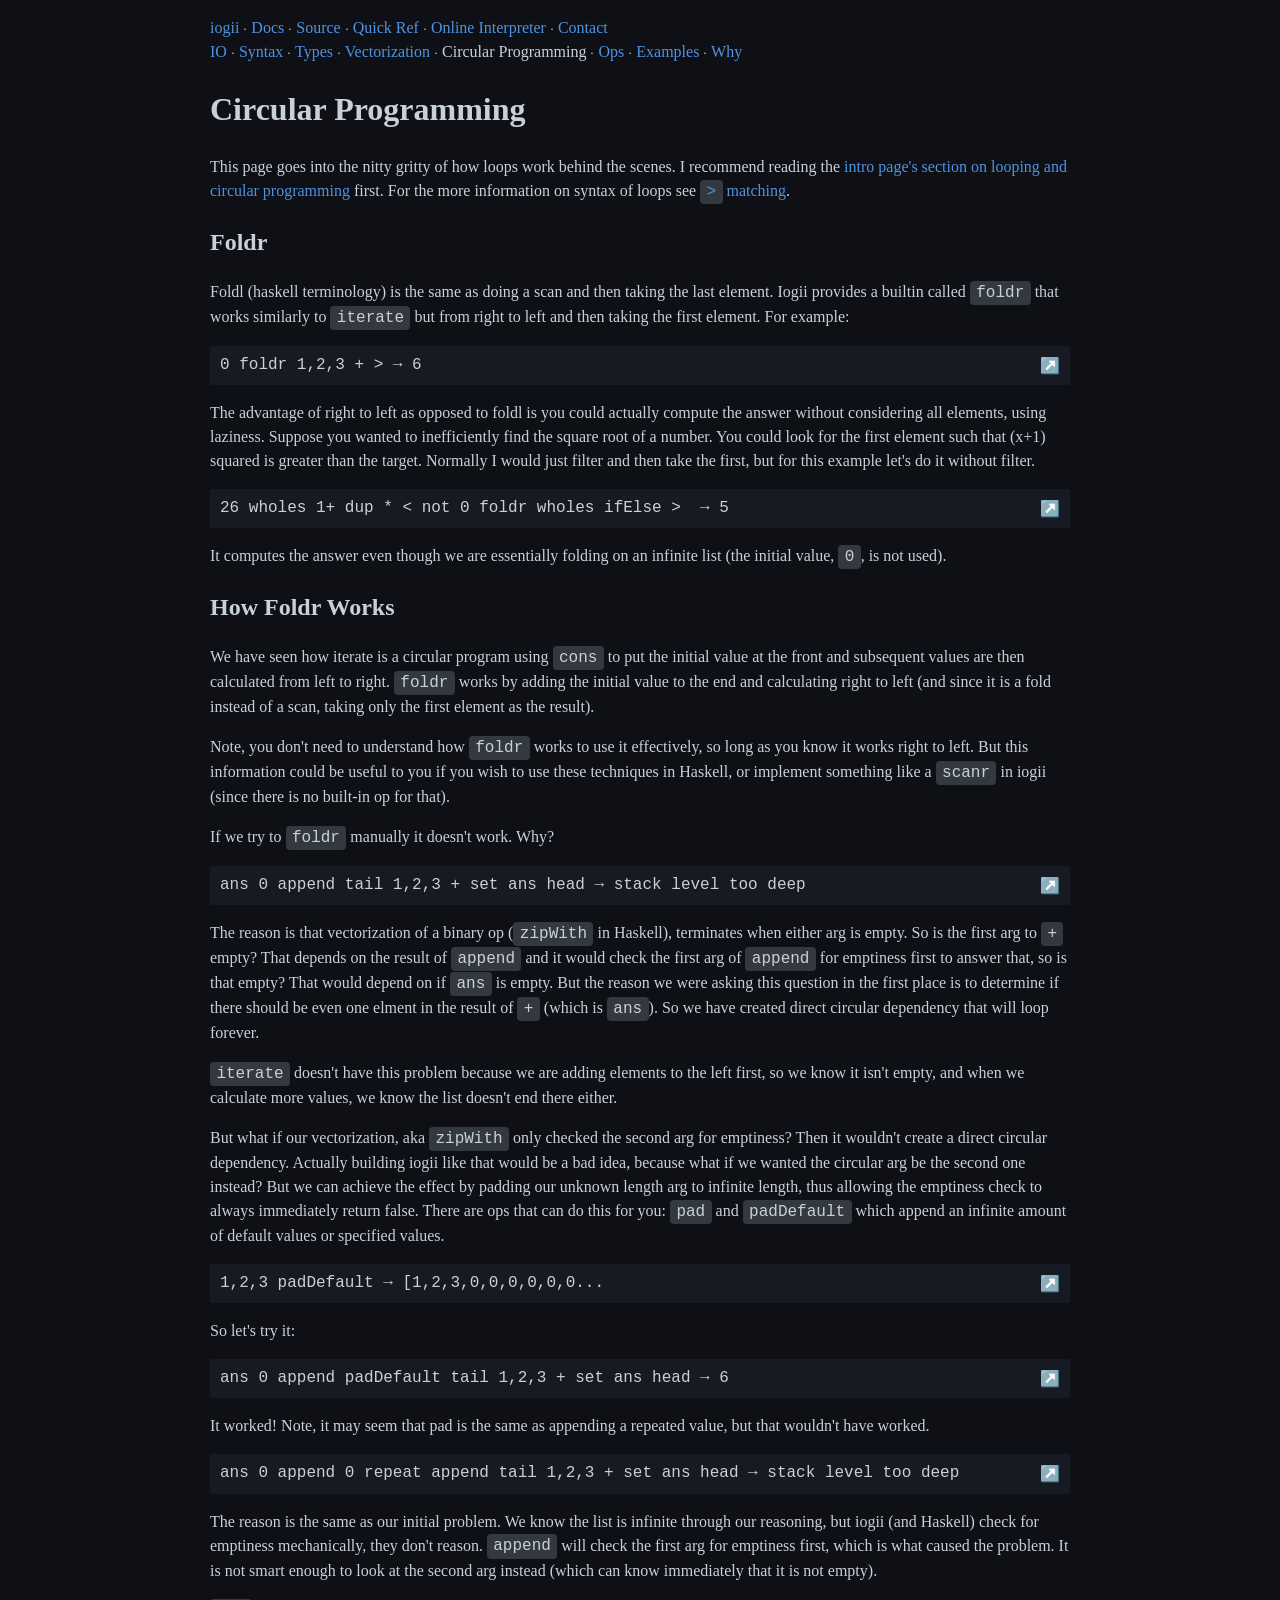
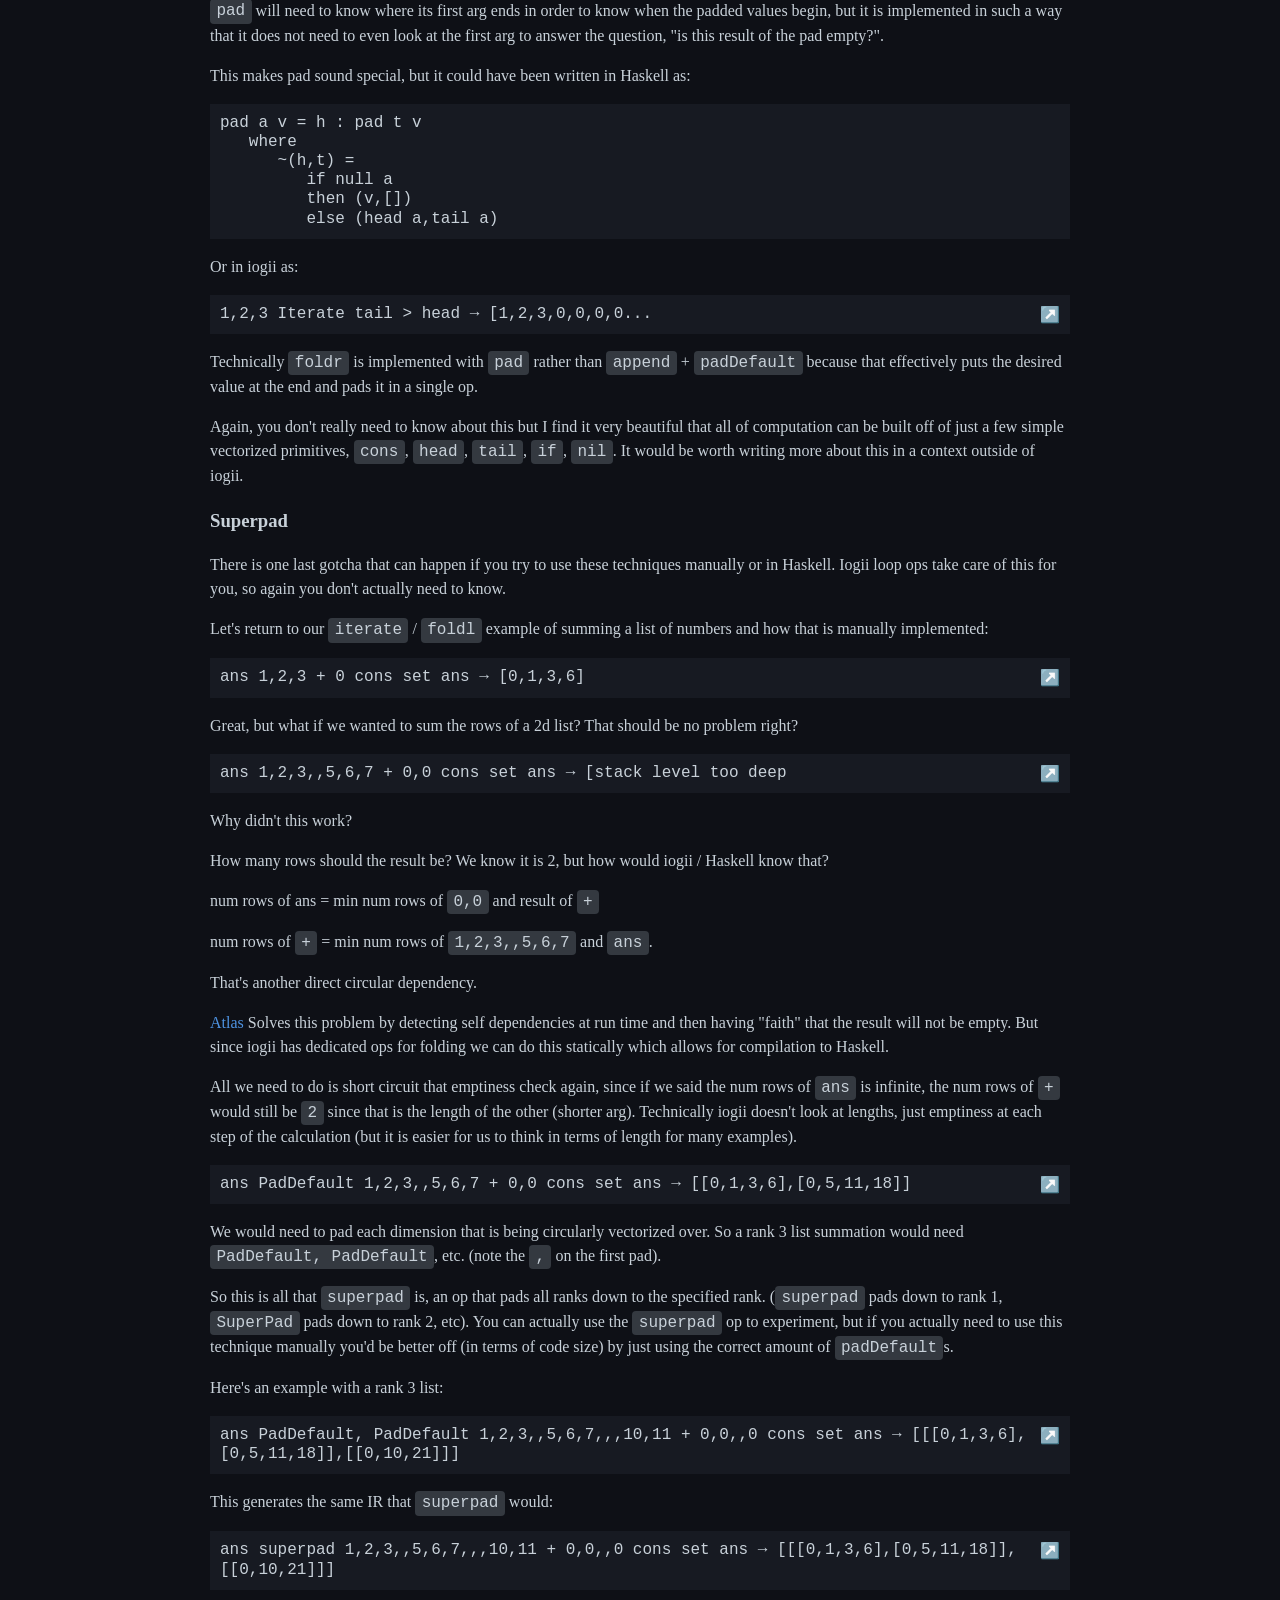
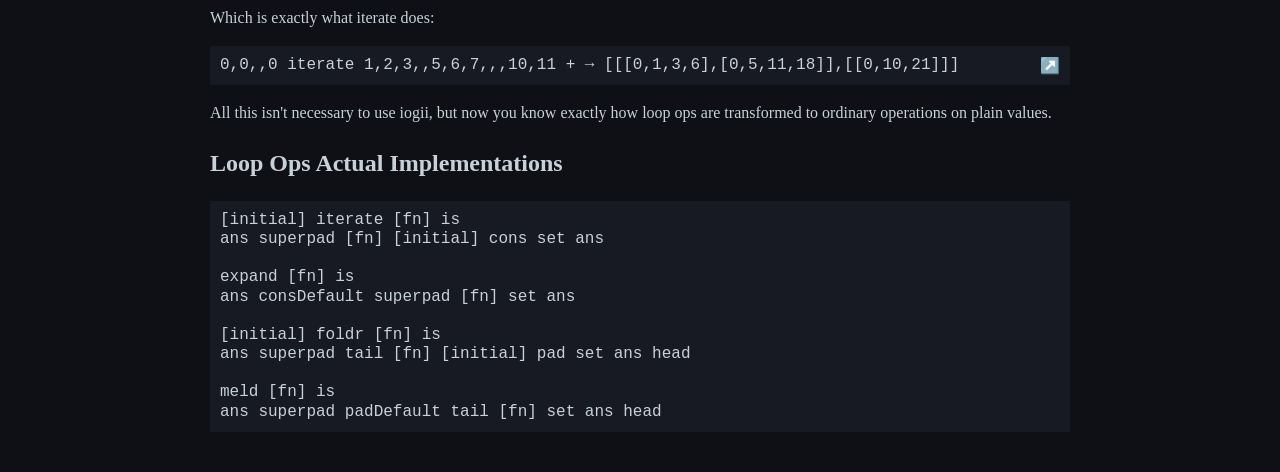
<file: circularprogramming.html>
<!DOCTYPE html>
<html lang="en"><!-- This file is automatically generated from generate_site.rb by reading docs/circularprogramming.md --><head><meta name="viewport" content="width=device-width, initial-scale=1"><meta charset="utf-8"><title>Circular Programming</title><link rel="stylesheet" href="style.css?v=98f70b5b"><link rel="icon" href="ig.svg?v=0680ddc7" type="image/svg+xml"></head><body>
<div id="content"><p class="noprint"><a href="index.html">iogii</a> ⸱ <a href="docs.html">Docs</a> ⸱ <a href="source.html">Source</a> ⸱ <a href="quickref.html">Quick Ref</a> ⸱ <a href="onlineinterpreter.html">Online Interpreter</a> ⸱ <a href="contact.html">Contact</a><br>
<a href="io.html">IO</a> ⸱ <a href="syntax.html">Syntax</a> ⸱ <a href="types.html">Types</a> ⸱ <a href="vectorization.html">Vectorization</a> ⸱ Circular Programming ⸱ <a href="ops.html">Ops</a> ⸱ <a href="examples.html">Examples</a> ⸱ <a href="why.html">Why</a></p>

<h1 id="circularprogramming">Circular Programming</h1>

<p>This page goes into the nitty gritty of how loops work behind the scenes. I recommend reading the <a href="index.html#looping">intro page's section on looping and circular programming</a> first. For the more information on syntax of loops see <a href="syntax.html#codeclassinlinegtcodematching"><code class="inline">&gt;</code> matching</a>.</p>

<h2 id="foldr">Foldr</h2>

<p>Foldl (haskell terminology) is the same as doing a scan and then taking the last element. Iogii provides a builtin called <code class="inline">foldr</code> that works similarly to <code class="inline">iterate</code> but from right to left and then taking the first element. For example:</p>

<div class="code-container"><pre><code>0 foldr 1,2,3 + &gt; → 6
</code></pre><a href="onlineinterpreter.html?program=0+foldr+1%2C2%2C3+%2B+%3E&input=&v=1.2.1&pp=true" class="run-code-icon">↗️</a>
</div>

<p>The advantage of right to left as opposed to foldl is you could actually compute the answer without considering all elements, using laziness. Suppose you wanted to inefficiently find the square root of a number. You could look for the first element such that (x+1) squared is greater than the target. Normally I would just filter and then take the first, but for this example let's do it without filter.</p>

<div class="code-container"><pre><code>26 wholes 1+ dup * &lt; not 0 foldr wholes ifElse &gt;  → 5
</code></pre><a href="onlineinterpreter.html?program=26+wholes+1%2B+dup+*+%3C+not+0+foldr+wholes+ifElse+%3E&input=&v=1.2.1&pp=true" class="run-code-icon">↗️</a>
</div>

<p>It computes the answer even though we are essentially folding on an infinite list (the initial value, <code class="inline">0</code>, is not used).</p>

<h2 id="howfoldrworks">How Foldr Works</h2>

<p>We have seen how iterate is a circular program using <code class="inline">cons</code> to put the initial value at the front and subsequent values are then calculated from left to right. <code class="inline">foldr</code> works by adding the initial value to the end and calculating right to left (and since it is a fold instead of a scan, taking only the first element as the result).</p>

<p>Note, you don't need to understand how <code class="inline">foldr</code> works to use it effectively, so long as you know it works right to left. But this information could be useful to you if you wish to use these techniques in Haskell, or implement something like a <code class="inline">scanr</code> in iogii (since there is no built-in op for that).</p>

<p>If we try to <code class="inline">foldr</code> manually it doesn't work. Why?</p>

<div class="code-container"><pre><code>ans 0 append tail 1,2,3 + set ans head → stack level too deep
</code></pre><a href="onlineinterpreter.html?program=ans+0+append+tail+1%2C2%2C3+%2B+set+ans+head&input=&v=1.2.1&pp=true" class="run-code-icon">↗️</a>
</div>

<p>The reason is that vectorization of a binary op (<code class="inline">zipWith</code> in Haskell), terminates when either arg is empty. So is the first arg to <code class="inline">+</code> empty? That depends on the result of <code class="inline">append</code> and it would check the first arg of <code class="inline">append</code> for emptiness first to answer that, so is that empty? That would depend on if <code class="inline">ans</code> is empty. But the reason we were asking this question in the first place is to determine if there should be even one elment in the result of <code class="inline">+</code> (which is <code class="inline">ans</code>). So we have created direct circular dependency that will loop forever.</p>

<p><code class="inline">iterate</code> doesn't have this problem because we are adding elements to the left first, so we know it isn't empty, and when we calculate more values, we know the list doesn't end there either.</p>

<p>But what if our vectorization, aka <code class="inline">zipWith</code> only checked the second arg for emptiness? Then it wouldn't create a direct circular dependency. Actually building iogii like that would be a bad idea, because what if we wanted the circular arg be the second one instead? But we can achieve the effect by padding our unknown length arg to infinite length, thus allowing the emptiness check to always immediately return false. There are ops that can do this for you: <code class="inline">pad</code> and <code class="inline">padDefault</code> which append an infinite amount of default values or specified values.</p>

<div class="code-container"><pre><code>1,2,3 padDefault → [1,2,3,0,0,0,0,0,0...
</code></pre><a href="onlineinterpreter.html?program=1%2C2%2C3+padDefault&input=&v=1.2.1&pp=true" class="run-code-icon">↗️</a>
</div>

<p>So let's try it:</p>

<div class="code-container"><pre><code>ans 0 append padDefault tail 1,2,3 + set ans head → 6
</code></pre><a href="onlineinterpreter.html?program=ans+0+append+padDefault+tail+1%2C2%2C3+%2B+set+ans+head&input=&v=1.2.1&pp=true" class="run-code-icon">↗️</a>
</div>

<p>It worked! Note, it may seem that pad is the same as appending a repeated value, but that wouldn't have worked.</p>

<div class="code-container"><pre><code>ans 0 append 0 repeat append tail 1,2,3 + set ans head → stack level too deep
</code></pre><a href="onlineinterpreter.html?program=ans+0+append+0+repeat+append+tail+1%2C2%2C3+%2B+set+ans+head&input=&v=1.2.1&pp=true" class="run-code-icon">↗️</a>
</div>

<p>The reason is the same as our initial problem. We know the list is infinite through our reasoning, but iogii (and Haskell) check for emptiness mechanically, they don't reason. <code class="inline">append</code> will check the first arg for emptiness first, which is what caused the problem. It is not smart enough to look at the second arg instead (which can know immediately that it is not empty).</p>

<p><code class="inline">pad</code> will need to know where its first arg ends in order to know when the padded values begin, but it is implemented in such a way that it does not need to even look at the first arg to answer the question, "is this result of the pad empty?".</p>

<p>This makes pad sound special, but it could have been written in Haskell as:</p>

<pre><code>pad a v = h : pad t v
   where
      ~(h,t) =
         if null a
         then (v,[])
         else (head a,tail a)
</code></pre>

<p>Or in iogii as:</p>

<div class="code-container"><pre><code>1,2,3 Iterate tail &gt; head → [1,2,3,0,0,0,0...
</code></pre><a href="onlineinterpreter.html?program=1%2C2%2C3+Iterate+tail+%3E+head&input=&v=1.2.1&pp=true" class="run-code-icon">↗️</a>
</div>

<p>Technically <code class="inline">foldr</code> is implemented with <code class="inline">pad</code> rather than <code class="inline">append</code> + <code class="inline">padDefault</code> because that effectively puts the desired value at the end and pads it in a single op.</p>

<p>Again, you don't really need to know about this but I find it very beautiful that all of computation can be built off of just a few simple vectorized primitives, <code class="inline">cons</code>, <code class="inline">head</code>, <code class="inline">tail</code>, <code class="inline">if</code>, <code class="inline">nil</code>. It would be worth writing more about this in a context outside of iogii.</p>

<h3 id="superpad">Superpad</h3>

<p>There is one last gotcha that can happen if you try to use these techniques manually or in Haskell. Iogii loop ops take care of this for you, so again you don't actually need to know.</p>

<p>Let's return to our <code class="inline">iterate</code> / <code class="inline">foldl</code> example of summing a list of numbers and how that is manually implemented:</p>

<div class="code-container"><pre><code>ans 1,2,3 + 0 cons set ans → [0,1,3,6]
</code></pre><a href="onlineinterpreter.html?program=ans+1%2C2%2C3+%2B+0+cons+set+ans&input=&v=1.2.1&pp=true" class="run-code-icon">↗️</a>
</div>

<p>Great, but what if we wanted to sum the rows of a 2d list? That should be no problem right?</p>

<div class="code-container"><pre><code>ans 1,2,3,,5,6,7 + 0,0 cons set ans → [stack level too deep
</code></pre><a href="onlineinterpreter.html?program=ans+1%2C2%2C3%2C%2C5%2C6%2C7+%2B+0%2C0+cons+set+ans&input=&v=1.2.1&pp=true" class="run-code-icon">↗️</a>
</div>

<p>Why didn't this work?</p>

<p>How many rows should the result be? We know it is 2, but how would iogii / Haskell know that?</p>

<p>num rows of ans = min num rows of <code class="inline">0,0</code> and result of <code class="inline">+</code></p>

<p>num rows of <code class="inline">+</code> = min num rows of <code class="inline">1,2,3,,5,6,7</code> and <code class="inline">ans</code>.</p>

<p>That's another direct circular dependency.</p>

<p><a href="../atlas">Atlas</a> Solves this problem by detecting self dependencies at run time and then having "faith" that the result will not be empty. But since iogii has dedicated ops for folding we can do this statically which allows for compilation to Haskell.</p>

<p>All we need to do is short circuit that emptiness check again, since if we said the num rows of <code class="inline">ans</code> is infinite, the num rows of <code class="inline">+</code> would still be <code class="inline">2</code> since that is the length of the other (shorter arg). Technically iogii doesn't look at lengths, just emptiness at each step of the calculation (but it is easier for us to think in terms of length for many examples).</p>

<div class="code-container"><pre><code>ans PadDefault 1,2,3,,5,6,7 + 0,0 cons set ans → [[0,1,3,6],[0,5,11,18]]
</code></pre><a href="onlineinterpreter.html?program=ans+PadDefault+1%2C2%2C3%2C%2C5%2C6%2C7+%2B+0%2C0+cons+set+ans&input=&v=1.2.1&pp=true" class="run-code-icon">↗️</a>
</div>

<p>We would need to pad each dimension that is being circularly vectorized over. So a rank 3 list summation would need <code class="inline">PadDefault, PadDefault</code>, etc. (note the <code class="inline">,</code> on the first pad).</p>

<p>So this is all that <code class="inline">superpad</code> is, an op that pads all ranks down to the specified rank. (<code class="inline">superpad</code> pads down to rank 1, <code class="inline">SuperPad</code> pads down to rank 2, etc). You can actually use the <code class="inline">superpad</code> op to experiment, but if you actually need to use this technique manually you'd be better off (in terms of code size) by just using the correct amount of <code class="inline">padDefault</code>s.</p>

<p>Here's an example with a rank 3 list:</p>

<div class="code-container"><pre><code>ans PadDefault, PadDefault 1,2,3,,5,6,7,,,10,11 + 0,0,,0 cons set ans → [[[0,1,3,6],[0,5,11,18]],[[0,10,21]]]
</code></pre><a href="onlineinterpreter.html?program=ans+PadDefault%2C+PadDefault+1%2C2%2C3%2C%2C5%2C6%2C7%2C%2C%2C10%2C11+%2B+0%2C0%2C%2C0+cons+set+ans&input=&v=1.2.1&pp=true" class="run-code-icon">↗️</a>
</div>

<p>This generates the same IR that <code class="inline">superpad</code> would:</p>

<div class="code-container"><pre><code>ans superpad 1,2,3,,5,6,7,,,10,11 + 0,0,,0 cons set ans → [[[0,1,3,6],[0,5,11,18]],[[0,10,21]]]
</code></pre><a href="onlineinterpreter.html?program=ans+superpad+1%2C2%2C3%2C%2C5%2C6%2C7%2C%2C%2C10%2C11+%2B+0%2C0%2C%2C0+cons+set+ans&input=&v=1.2.1&pp=true" class="run-code-icon">↗️</a>
</div>

<p>Which is exactly what iterate does:</p>

<div class="code-container"><pre><code>0,0,,0 iterate 1,2,3,,5,6,7,,,10,11 + → [[[0,1,3,6],[0,5,11,18]],[[0,10,21]]]
</code></pre><a href="onlineinterpreter.html?program=0%2C0%2C%2C0+iterate+1%2C2%2C3%2C%2C5%2C6%2C7%2C%2C%2C10%2C11+%2B&input=&v=1.2.1&pp=true" class="run-code-icon">↗️</a>
</div>

<p>All this isn't necessary to use iogii, but now you know exactly how loop ops are transformed to ordinary operations on plain values.</p>

<h2 id="loopopsactualimplementations">Loop Ops Actual Implementations</h2>

<pre><code>[initial] iterate [fn] is
ans superpad [fn] [initial] cons set ans

expand [fn] is
ans consDefault superpad [fn] set ans

[initial] foldr [fn] is
ans superpad tail [fn] [initial] pad set ans head

meld [fn] is
ans superpad padDefault tail [fn] set ans head
</code></pre>
</div>
</body></html>
</file>
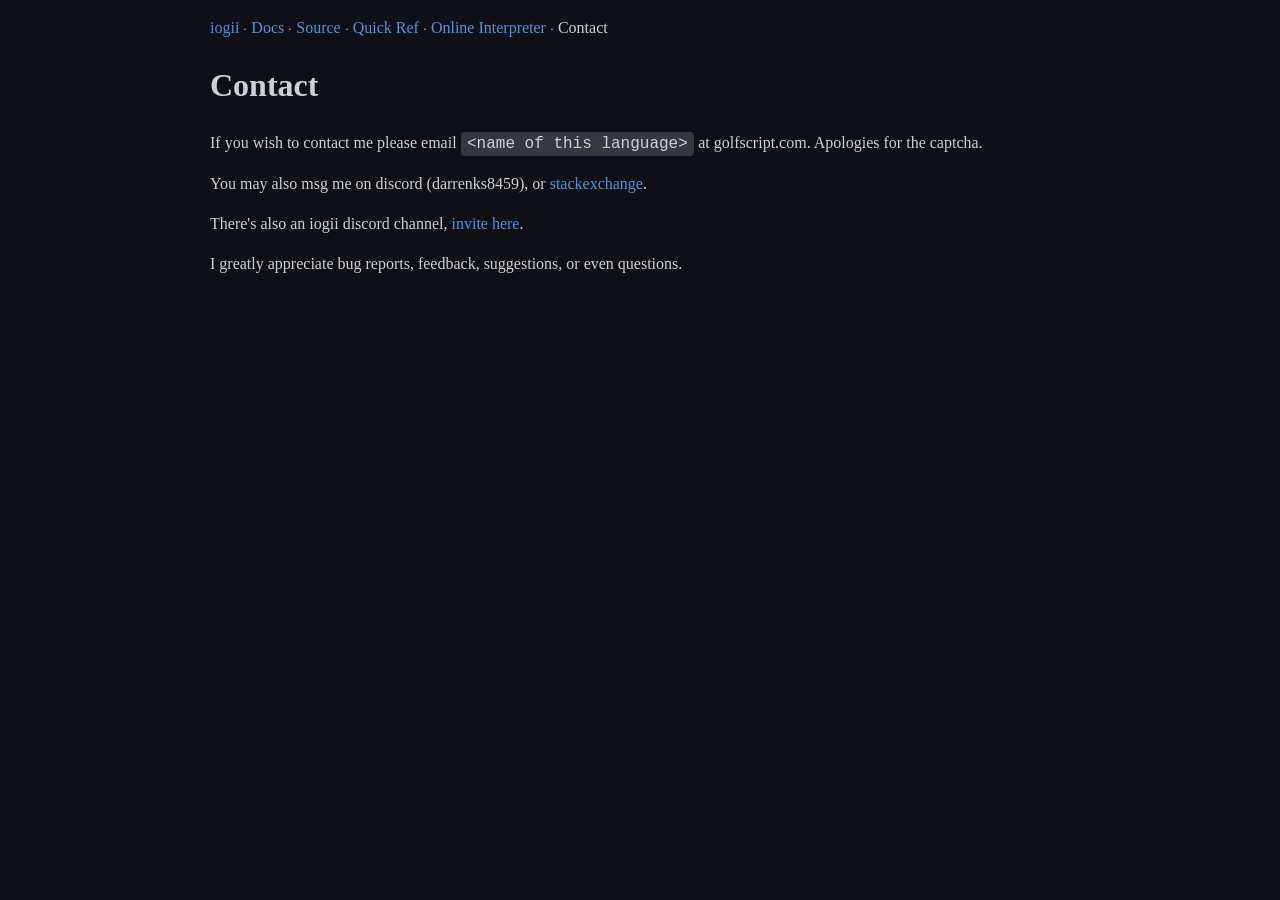
<file: contact.html>
<!DOCTYPE html>
<html lang="en"><!-- This file is automatically generated from generate_site.rb by reading docs/contact.md --><head><meta name="viewport" content="width=device-width, initial-scale=1"><meta charset="utf-8"><title>Contact</title><link rel="stylesheet" href="style.css?v=98f70b5b"><link rel="icon" href="ig.svg?v=0680ddc7" type="image/svg+xml"></head><body>
<div id="content"><p class="noprint"><a href="index.html">iogii</a> ⸱ <a href="docs.html">Docs</a> ⸱ <a href="source.html">Source</a> ⸱ <a href="quickref.html">Quick Ref</a> ⸱ <a href="onlineinterpreter.html">Online Interpreter</a> ⸱ Contact<br></p>

<h1 id="contact">Contact</h1>

<p>If you wish to contact me please email <code class="inline">&lt;name of this language&gt;</code> at golfscript.com. Apologies for the captcha.</p>

<p>You may also msg me on discord (darrenks8459), or <a href="https://codegolf.stackexchange.com/users/94929/darren-smith">stackexchange</a>.</p>

<p>There's also an iogii discord channel, <a href="https://discord.gg/gu9sMgKpj6">invite here</a>.</p>

<p>I greatly appreciate bug reports, feedback, suggestions, or even questions.</p>
</div>
</body></html>
</file>
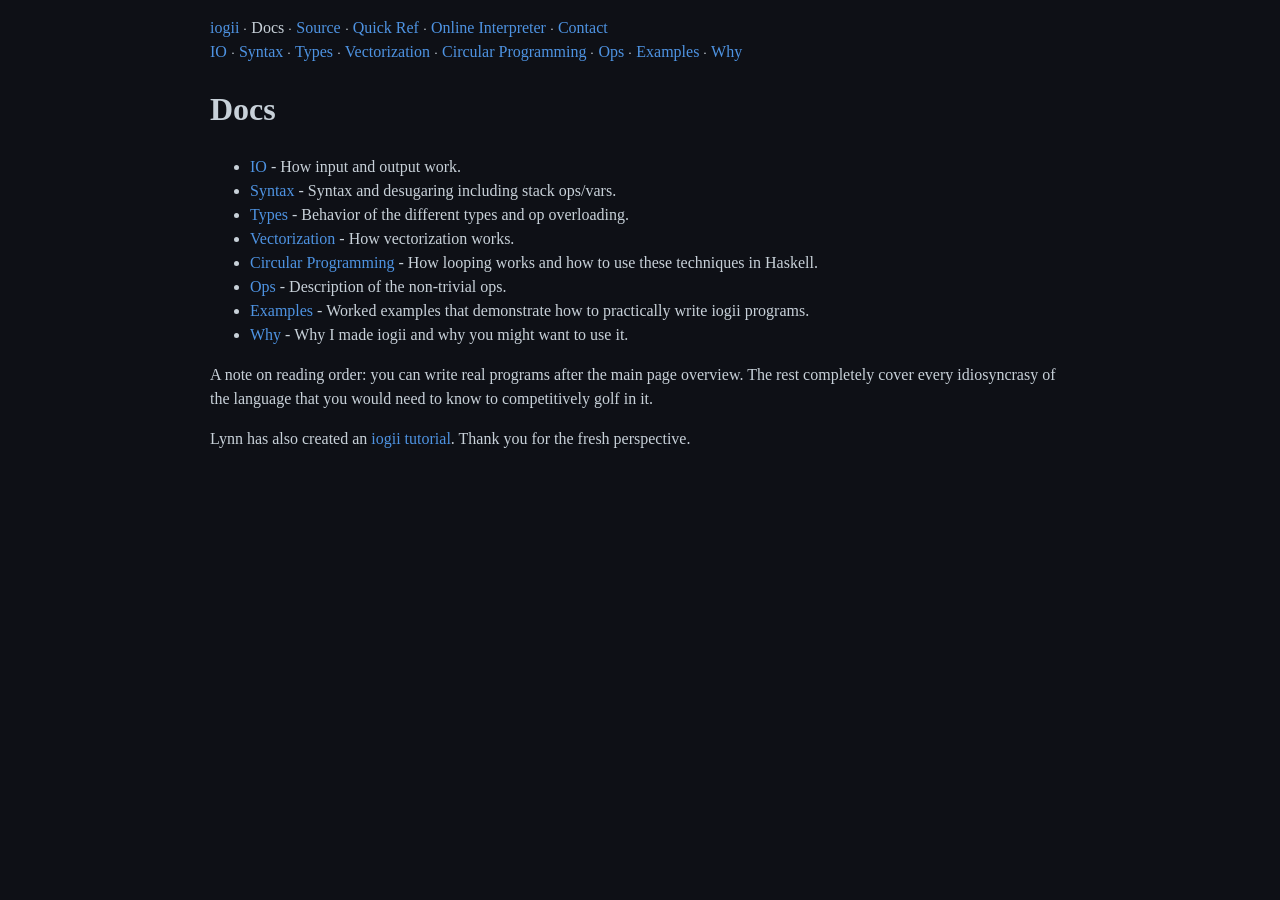
<file: docs.html>
<!DOCTYPE html>
<html lang="en"><!-- This file is automatically generated from generate_site.rb by reading docs/docs.md --><head><meta name="viewport" content="width=device-width, initial-scale=1"><meta charset="utf-8"><title>Docs</title><link rel="stylesheet" href="style.css?v=98f70b5b"><link rel="icon" href="ig.svg?v=0680ddc7" type="image/svg+xml"></head><body>
<div id="content"><p class="noprint"><a href="index.html">iogii</a> ⸱ Docs ⸱ <a href="source.html">Source</a> ⸱ <a href="quickref.html">Quick Ref</a> ⸱ <a href="onlineinterpreter.html">Online Interpreter</a> ⸱ <a href="contact.html">Contact</a><br>
<a href="io.html">IO</a> ⸱ <a href="syntax.html">Syntax</a> ⸱ <a href="types.html">Types</a> ⸱ <a href="vectorization.html">Vectorization</a> ⸱ <a href="circularprogramming.html">Circular Programming</a> ⸱ <a href="ops.html">Ops</a> ⸱ <a href="examples.html">Examples</a> ⸱ <a href="why.html">Why</a></p>

<h1 id="docs">Docs</h1>

<ul>
<li><a href="io.html">IO</a> - How input and output work.</li>
<li><a href="syntax.html">Syntax</a> - Syntax and desugaring including stack ops/vars.</li>
<li><a href="types.html">Types</a> - Behavior of the different types and op overloading.</li>
<li><a href="vectorization.html">Vectorization</a> - How vectorization works.</li>
<li><a href="circularprogramming.html">Circular Programming</a> - How looping works and how to use these techniques in Haskell.</li>
<li><a href="ops.html">Ops</a> - Description of the non-trivial ops.</li>
<li><a href="examples.html">Examples</a> - Worked examples that demonstrate how to practically write iogii programs.</li>
<li><a href="why.html">Why</a> - Why I made iogii and why you might want to use it.</li>
</ul>

<p>A note on reading order: you can write real programs after the main page overview. The rest completely cover every idiosyncrasy of the language that you would need to know to competitively golf in it.</p>

<p>Lynn has also created an <a href="https://lynn.github.io/iogii-docs">iogii tutorial</a>. Thank you for the fresh perspective.</p>
</div>
</body></html>
</file>
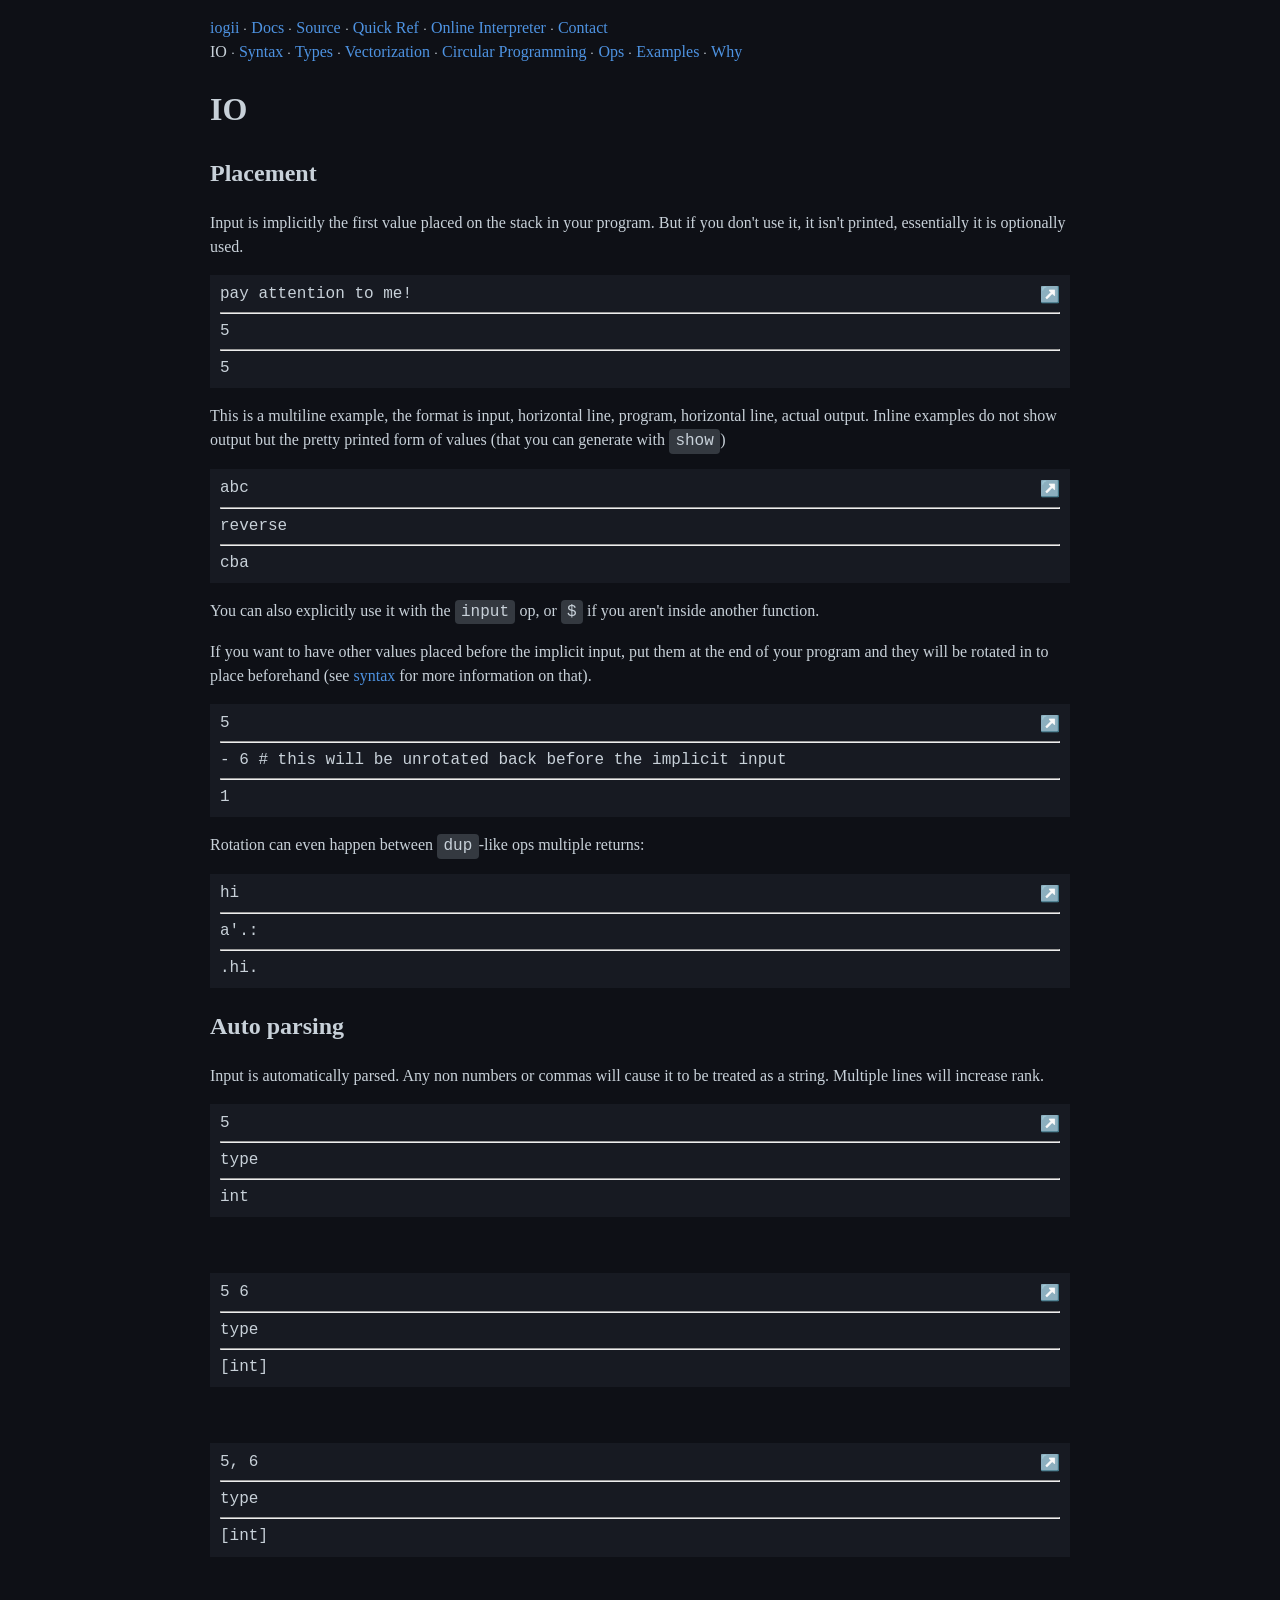
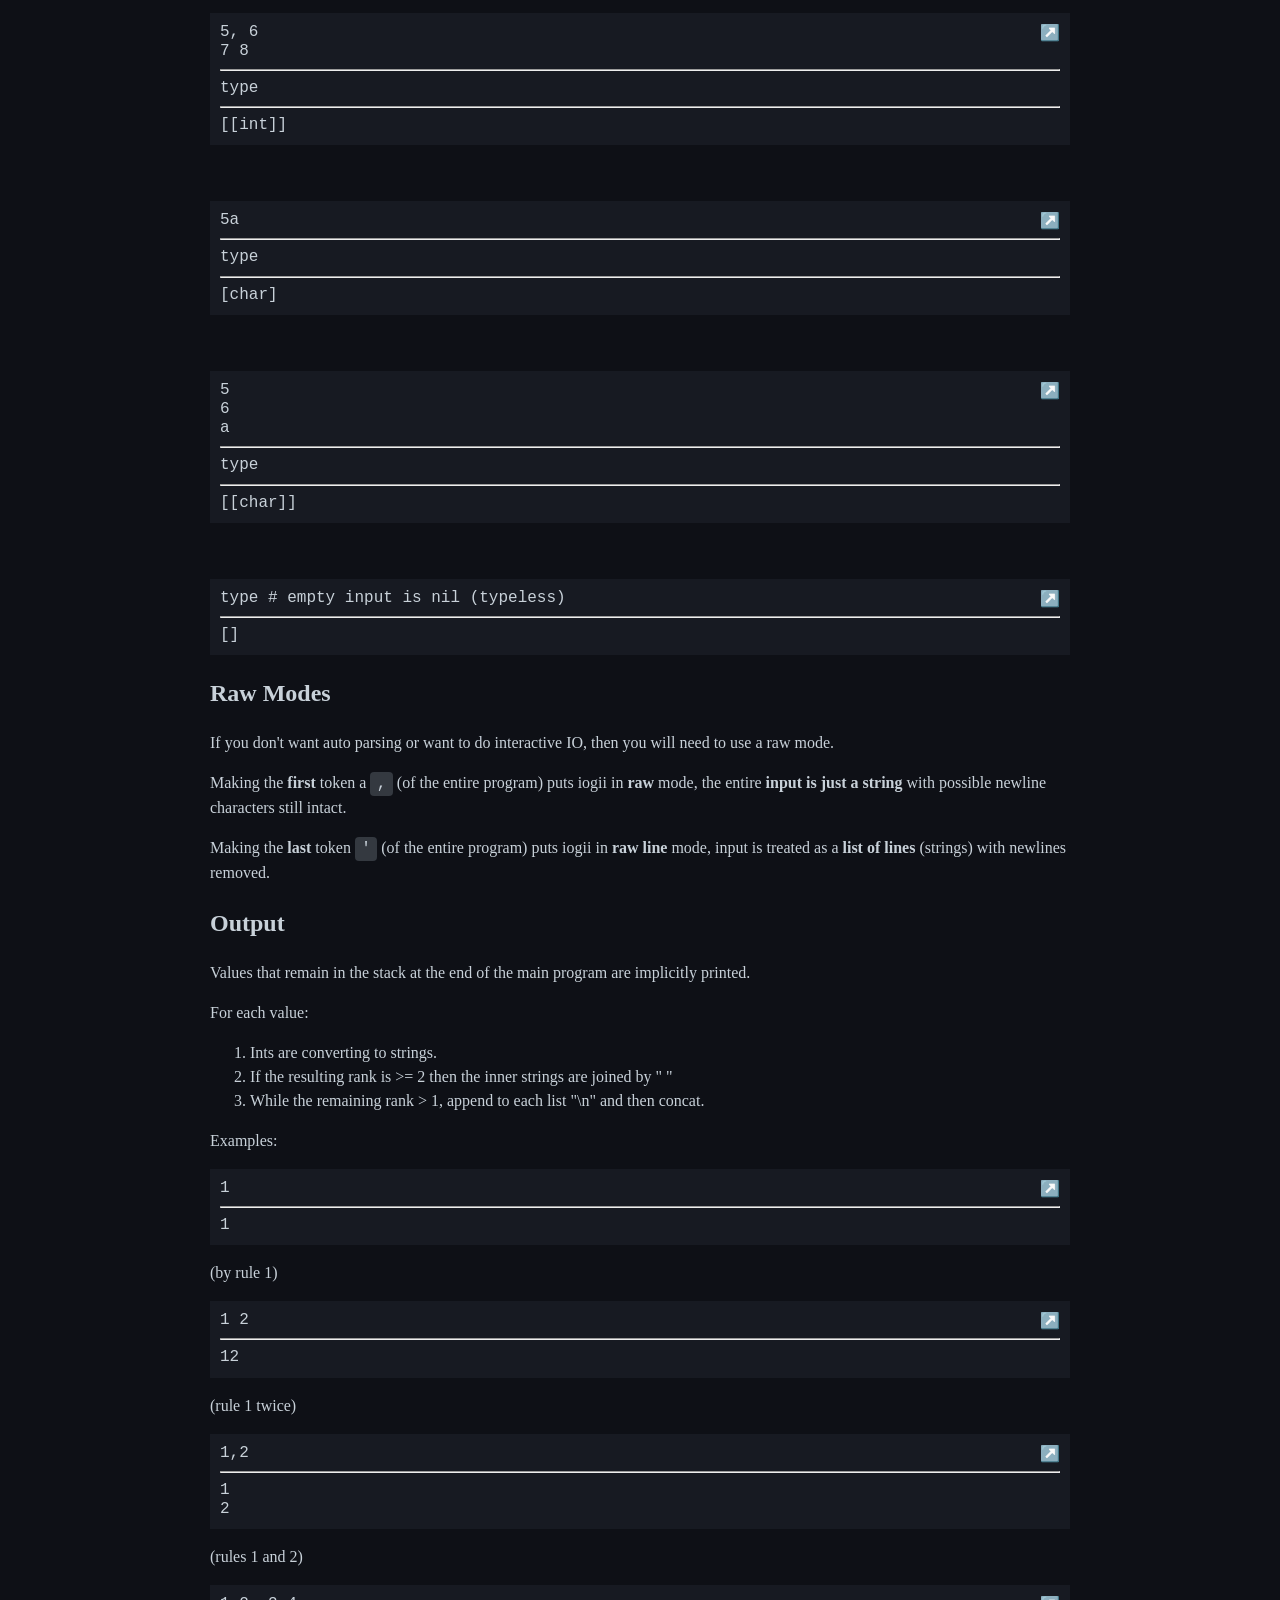
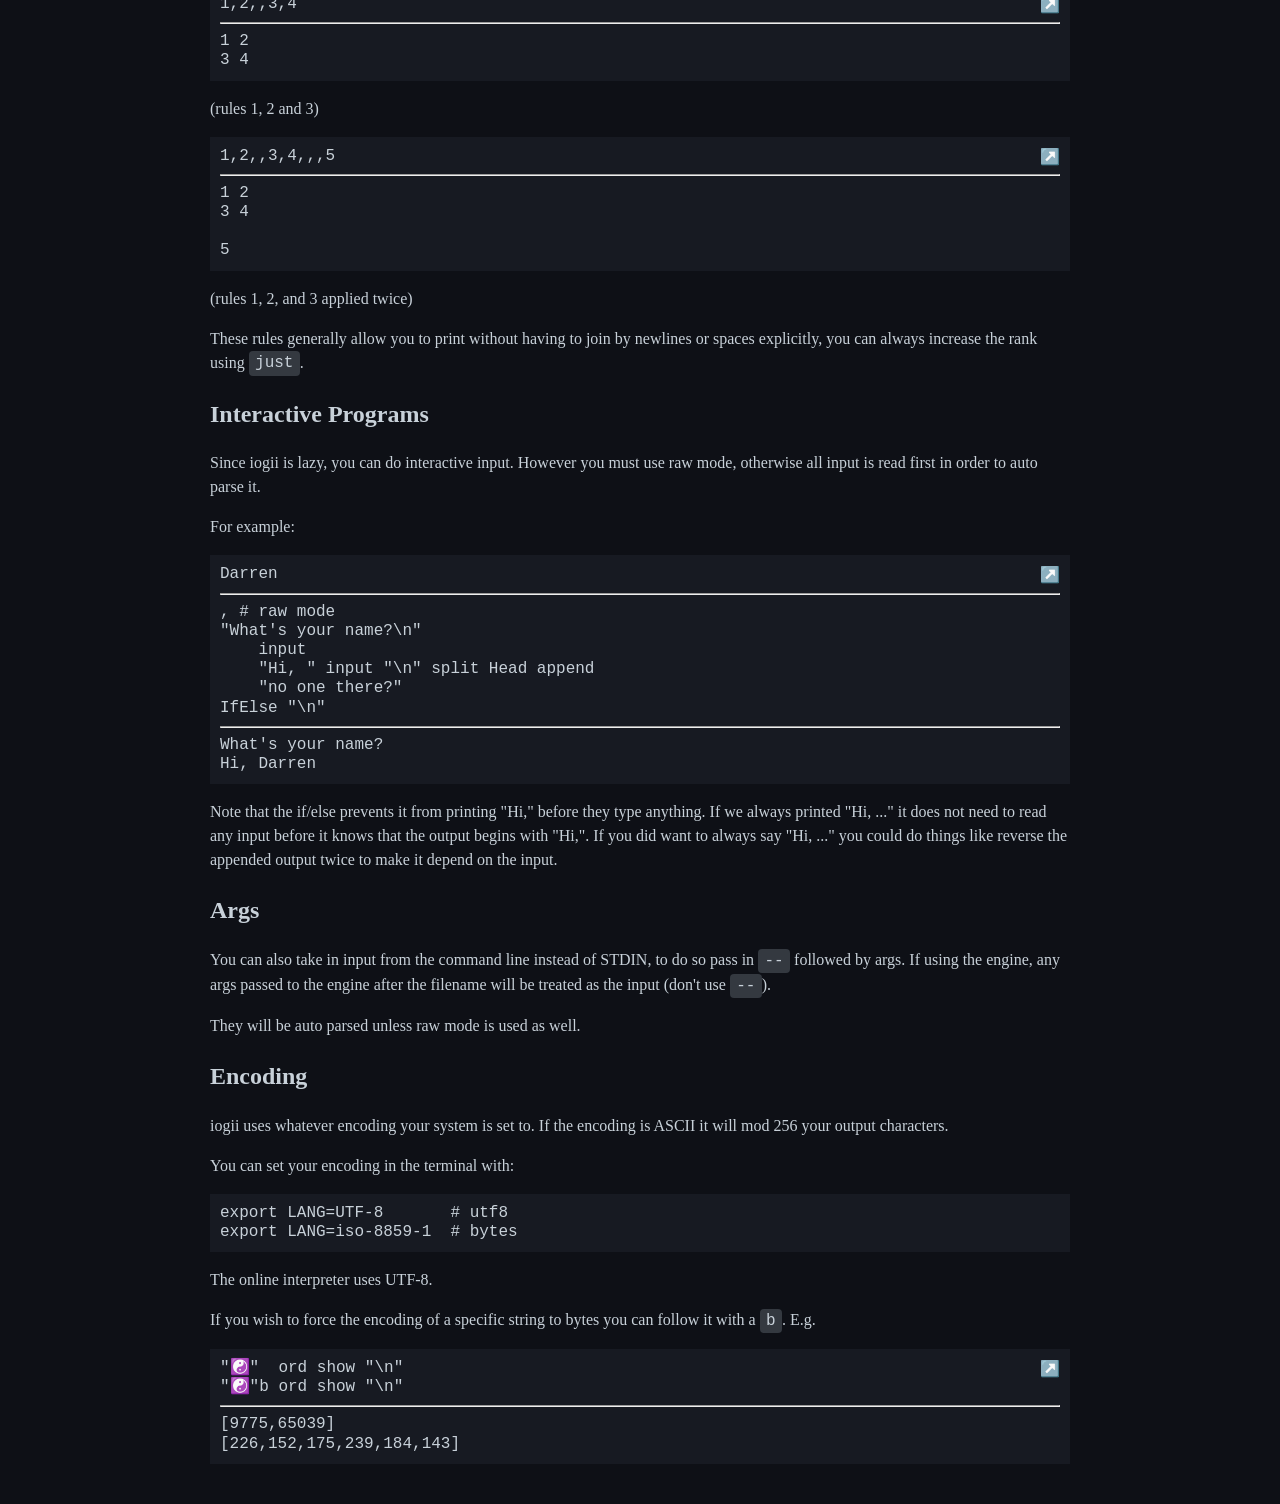
<file: io.html>
<!DOCTYPE html>
<html lang="en"><!-- This file is automatically generated from generate_site.rb by reading docs/io.md --><head><meta name="viewport" content="width=device-width, initial-scale=1"><meta charset="utf-8"><title>IO</title><link rel="stylesheet" href="style.css?v=98f70b5b"><link rel="icon" href="ig.svg?v=0680ddc7" type="image/svg+xml"></head><body>
<div id="content"><p class="noprint"><a href="index.html">iogii</a> ⸱ <a href="docs.html">Docs</a> ⸱ <a href="source.html">Source</a> ⸱ <a href="quickref.html">Quick Ref</a> ⸱ <a href="onlineinterpreter.html">Online Interpreter</a> ⸱ <a href="contact.html">Contact</a><br>
IO ⸱ <a href="syntax.html">Syntax</a> ⸱ <a href="types.html">Types</a> ⸱ <a href="vectorization.html">Vectorization</a> ⸱ <a href="circularprogramming.html">Circular Programming</a> ⸱ <a href="ops.html">Ops</a> ⸱ <a href="examples.html">Examples</a> ⸱ <a href="why.html">Why</a></p>

<h1 id="io">IO</h1>

<h2 id="placement">Placement</h2>

<p>Input is implicitly the first value placed on the stack in your program. But if you don't use it, it isn't printed, essentially it is optionally used.</p>

<div class="code-container"><pre><code>pay attention to me!<hr>5<hr>5
</code></pre><a href="onlineinterpreter.html?program=5&input=pay+attention+to+me%21&v=1.2.1&pp=false" class="run-code-icon">↗️</a>
</div>

<p>This is a multiline example, the format is input, horizontal line, program, horizontal line, actual output. Inline examples do not show output but the pretty printed form of values (that you can generate with <code class="inline">show</code>)</p>

<div class="code-container"><pre><code>abc<hr>reverse<hr>cba
</code></pre><a href="onlineinterpreter.html?program=reverse&input=abc&v=1.2.1&pp=false" class="run-code-icon">↗️</a>
</div>

<p>You can also explicitly use it with the <code class="inline">input</code> op, or <code class="inline">$</code> if you aren't inside another function.</p>

<p>If you want to have other values placed before the implicit input, put them at the end of your program and they will be rotated in to place beforehand (see <a href="syntax.html">syntax</a> for more information on that).</p>

<div class="code-container"><pre><code>5<hr>- 6 # this will be unrotated back before the implicit input<hr>1
</code></pre><a href="onlineinterpreter.html?program=-+6+%23+this+will+be+unrotated+back+before+the+implicit+input&input=5&v=1.2.1&pp=false" class="run-code-icon">↗️</a>
</div>

<p>Rotation can even happen between <code class="inline">dup</code>-like ops multiple returns:</p>

<div class="code-container"><pre><code>hi<hr>a'.:<hr>.hi.
</code></pre><a href="onlineinterpreter.html?program=a%27.%3A&input=hi&v=1.2.1&pp=false" class="run-code-icon">↗️</a>
</div>

<h2 id="autoparsing">Auto parsing</h2>

<p>Input is automatically parsed. Any non numbers or commas will cause it to be treated as a string. Multiple lines will increase rank.</p>

<div class="code-container"><pre><code>5<hr>type<hr>int
</code></pre><a href="onlineinterpreter.html?program=type&input=5&v=1.2.1&pp=false" class="run-code-icon">↗️</a>
</div>

<p><br></p>

<div class="code-container"><pre><code>5 6<hr>type<hr>[int]
</code></pre><a href="onlineinterpreter.html?program=type&input=5+6&v=1.2.1&pp=false" class="run-code-icon">↗️</a>
</div>

<p><br></p>

<div class="code-container"><pre><code>5, 6<hr>type<hr>[int]
</code></pre><a href="onlineinterpreter.html?program=type&input=5%2C+6&v=1.2.1&pp=false" class="run-code-icon">↗️</a>
</div>

<p><br></p>

<div class="code-container"><pre><code>5, 6
7 8<hr>type<hr>[[int]]
</code></pre><a href="onlineinterpreter.html?program=type&input=5%2C+6%0A7+8&v=1.2.1&pp=false" class="run-code-icon">↗️</a>
</div>

<p><br></p>

<div class="code-container"><pre><code>5a<hr>type<hr>[char]
</code></pre><a href="onlineinterpreter.html?program=type&input=5a&v=1.2.1&pp=false" class="run-code-icon">↗️</a>
</div>

<p><br></p>

<div class="code-container"><pre><code>5
6
a<hr>type<hr>[[char]]
</code></pre><a href="onlineinterpreter.html?program=type&input=5%0A6%0Aa&v=1.2.1&pp=false" class="run-code-icon">↗️</a>
</div>

<p><br></p>

<div class="code-container"><pre><code>type # empty input is nil (typeless)<hr>[]
</code></pre><a href="onlineinterpreter.html?program=type+%23+empty+input+is+nil+%28typeless%29&input=&v=1.2.1&pp=false" class="run-code-icon">↗️</a>
</div>

<h2 id="rawmodes">Raw Modes</h2>

<p>If you don't want auto parsing or want to do interactive IO, then you will need to use a raw mode.</p>

<p>Making the <strong>first</strong> token a <code class="inline">,</code> (of the entire program) puts iogii in <strong>raw</strong> mode, the entire <strong>input is just a string</strong> with possible newline characters still intact.</p>

<p>Making the <strong>last</strong> token <code class="inline">'</code> (of the entire program) puts iogii in <strong>raw line</strong> mode, input is treated as a <strong>list of lines</strong> (strings) with newlines removed.</p>

<h2 id="output">Output</h2>

<p>Values that remain in the stack at the end of the main program are implicitly printed.</p>

<p>For each value:</p>

<ol>
<li>Ints are converting to strings.</li>
<li>If the resulting rank is >= 2 then the inner strings are joined by " "</li>
<li>While the remaining rank > 1, append to each list "\n" and then concat.</li>
</ol>

<p>Examples:</p>

<div class="code-container"><pre><code>1<hr>1
</code></pre><a href="onlineinterpreter.html?program=1&input=&v=1.2.1&pp=false" class="run-code-icon">↗️</a>
</div>

<p>(by rule 1)</p>

<div class="code-container"><pre><code>1 2<hr>12
</code></pre><a href="onlineinterpreter.html?program=1+2&input=&v=1.2.1&pp=false" class="run-code-icon">↗️</a>
</div>

<p>(rule 1 twice)</p>

<div class="code-container"><pre><code>1,2<hr>1
2
</code></pre><a href="onlineinterpreter.html?program=1%2C2&input=&v=1.2.1&pp=false" class="run-code-icon">↗️</a>
</div>

<p>(rules 1 and 2)</p>

<div class="code-container"><pre><code>1,2,,3,4<hr>1 2
3 4
</code></pre><a href="onlineinterpreter.html?program=1%2C2%2C%2C3%2C4&input=&v=1.2.1&pp=false" class="run-code-icon">↗️</a>
</div>

<p>(rules 1, 2 and 3)</p>

<div class="code-container"><pre><code>1,2,,3,4,,,5<hr>1 2
3 4

5
</code></pre><a href="onlineinterpreter.html?program=1%2C2%2C%2C3%2C4%2C%2C%2C5&input=&v=1.2.1&pp=false" class="run-code-icon">↗️</a>
</div>

<p>(rules 1, 2, and 3 applied twice)</p>

<p>These rules generally allow you to print without having to join by newlines or spaces explicitly, you can always increase the rank using <code class="inline">just</code>.</p>

<h2 id="interactiveprograms">Interactive Programs</h2>

<p>Since iogii is lazy, you can do interactive input. However you must use raw mode, otherwise all input is read first in order to auto parse it.</p>

<p>For example:</p>

<div class="code-container"><pre><code>Darren<hr>, # raw mode
"What's your name?\n"
    input
    "Hi, " input "\n" split Head append
    "no one there?"
IfElse "\n"<hr>What's your name?
Hi, Darren
</code></pre><a href="onlineinterpreter.html?program=%2C+%23+raw+mode%0A%22What%27s+your+name%3F%5Cn%22%0A++++input%0A++++%22Hi%2C+%22+input+%22%5Cn%22+split+Head+append%0A++++%22no+one+there%3F%22%0AIfElse+%22%5Cn%22&input=Darren&v=1.2.1&pp=false" class="run-code-icon">↗️</a>
</div>

<p>Note that the if/else prevents it from printing "Hi," before they type anything. If we always printed "Hi, ..." it does not need to read any input before it knows that the output begins with "Hi,". If you did want to always say "Hi, ..." you could do things like reverse the appended output twice to make it depend on the input.</p>

<h2 id="args">Args</h2>

<p>You can also take in input from the command line instead of STDIN, to do so pass in <code class="inline">--</code> followed by args. If using the engine, any args passed to the engine after the filename will be treated as the input (don't use <code class="inline">--</code>).</p>

<p>They will be auto parsed unless raw mode is used as well.</p>

<h2 id="encoding">Encoding</h2>

<p>iogii uses whatever encoding your system is set to. If the encoding is ASCII it will mod 256 your output characters.</p>

<p>You can set your encoding in the terminal with:</p>

<pre><code>export LANG=UTF-8       # utf8
export LANG=iso-8859-1  # bytes
</code></pre>

<p>The online interpreter uses UTF-8.</p>

<p>If you wish to force the encoding of a specific string to bytes you can follow it with a <code class="inline">b</code>. E.g.</p>

<div class="code-container"><pre><code>"☯️"  ord show "\n"
"☯️"b ord show "\n"<hr>[9775,65039]
[226,152,175,239,184,143]
</code></pre><a href="onlineinterpreter.html?program=%22%E2%98%AF%EF%B8%8F%22++ord+show+%22%5Cn%22%0A%22%E2%98%AF%EF%B8%8F%22b+ord+show+%22%5Cn%22&input=&v=1.2.1&pp=false" class="run-code-icon">↗️</a>
</div>
</div>
</body></html>
</file>
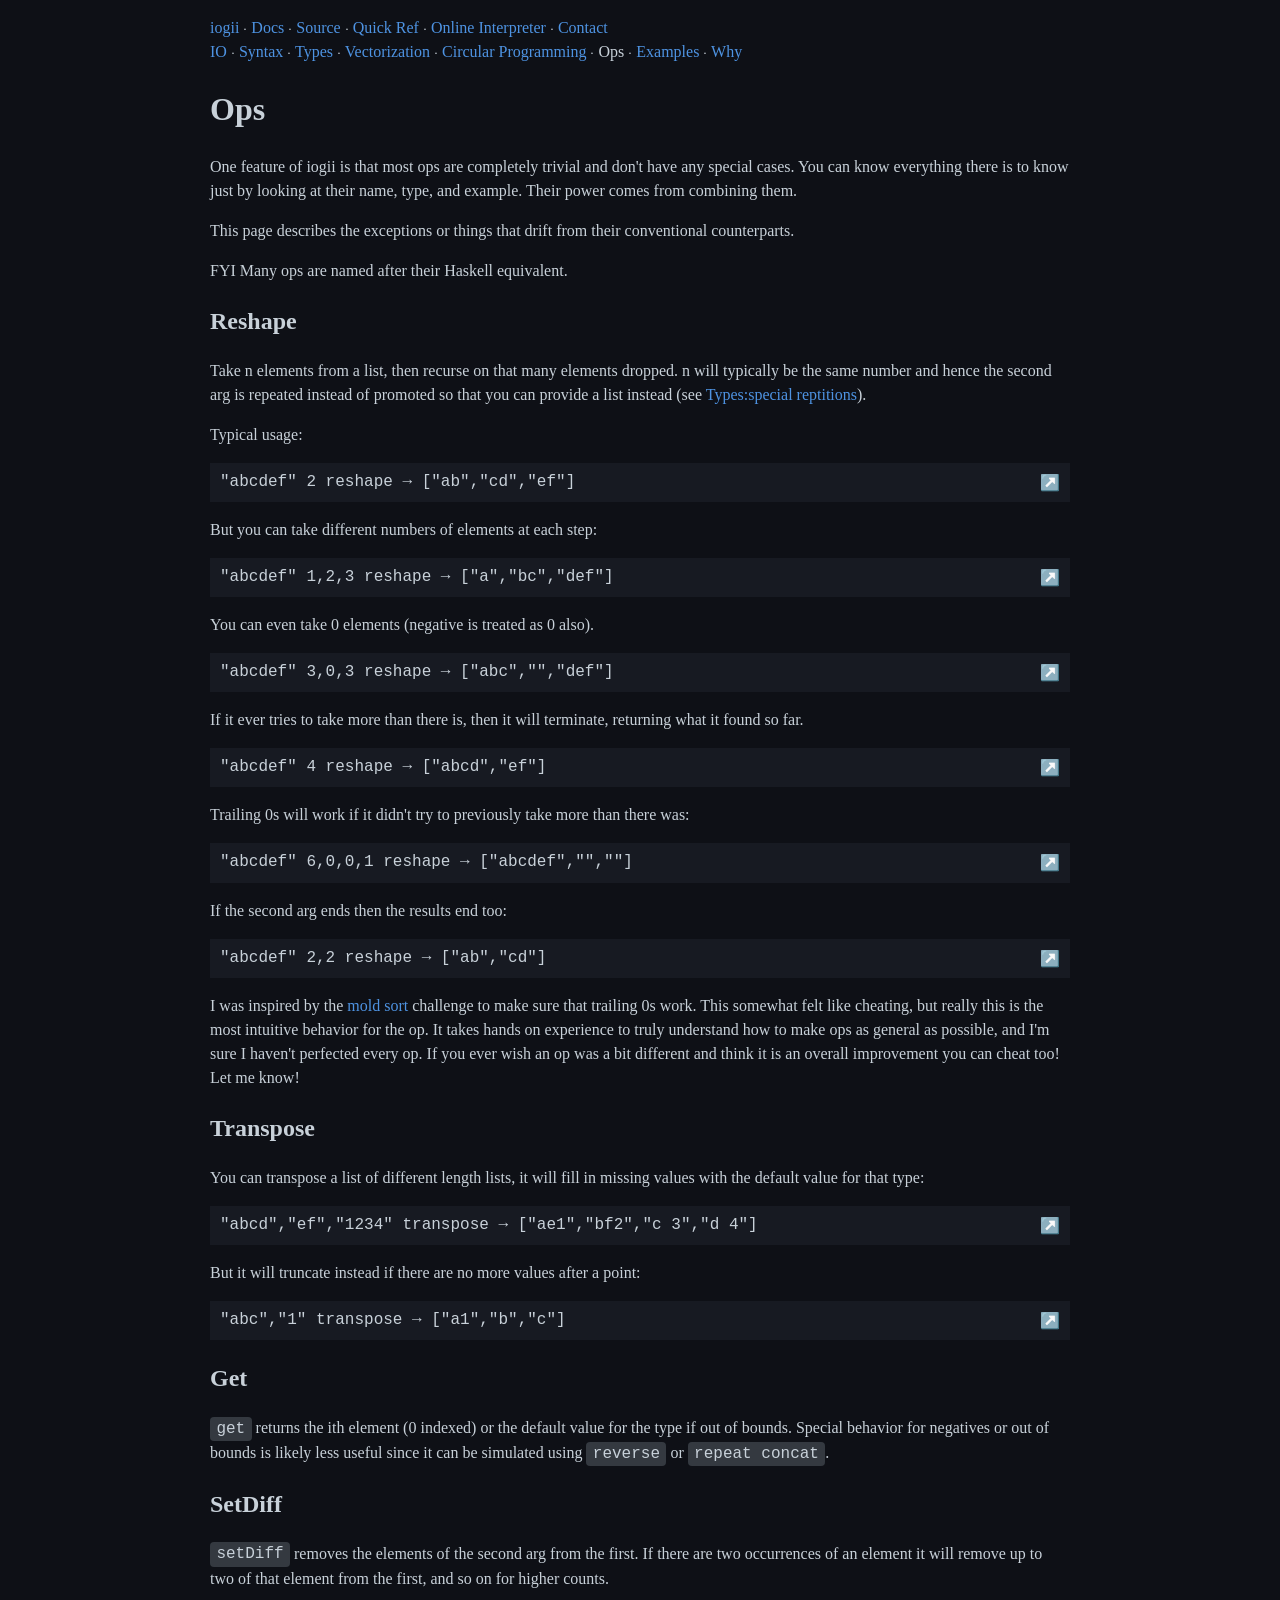
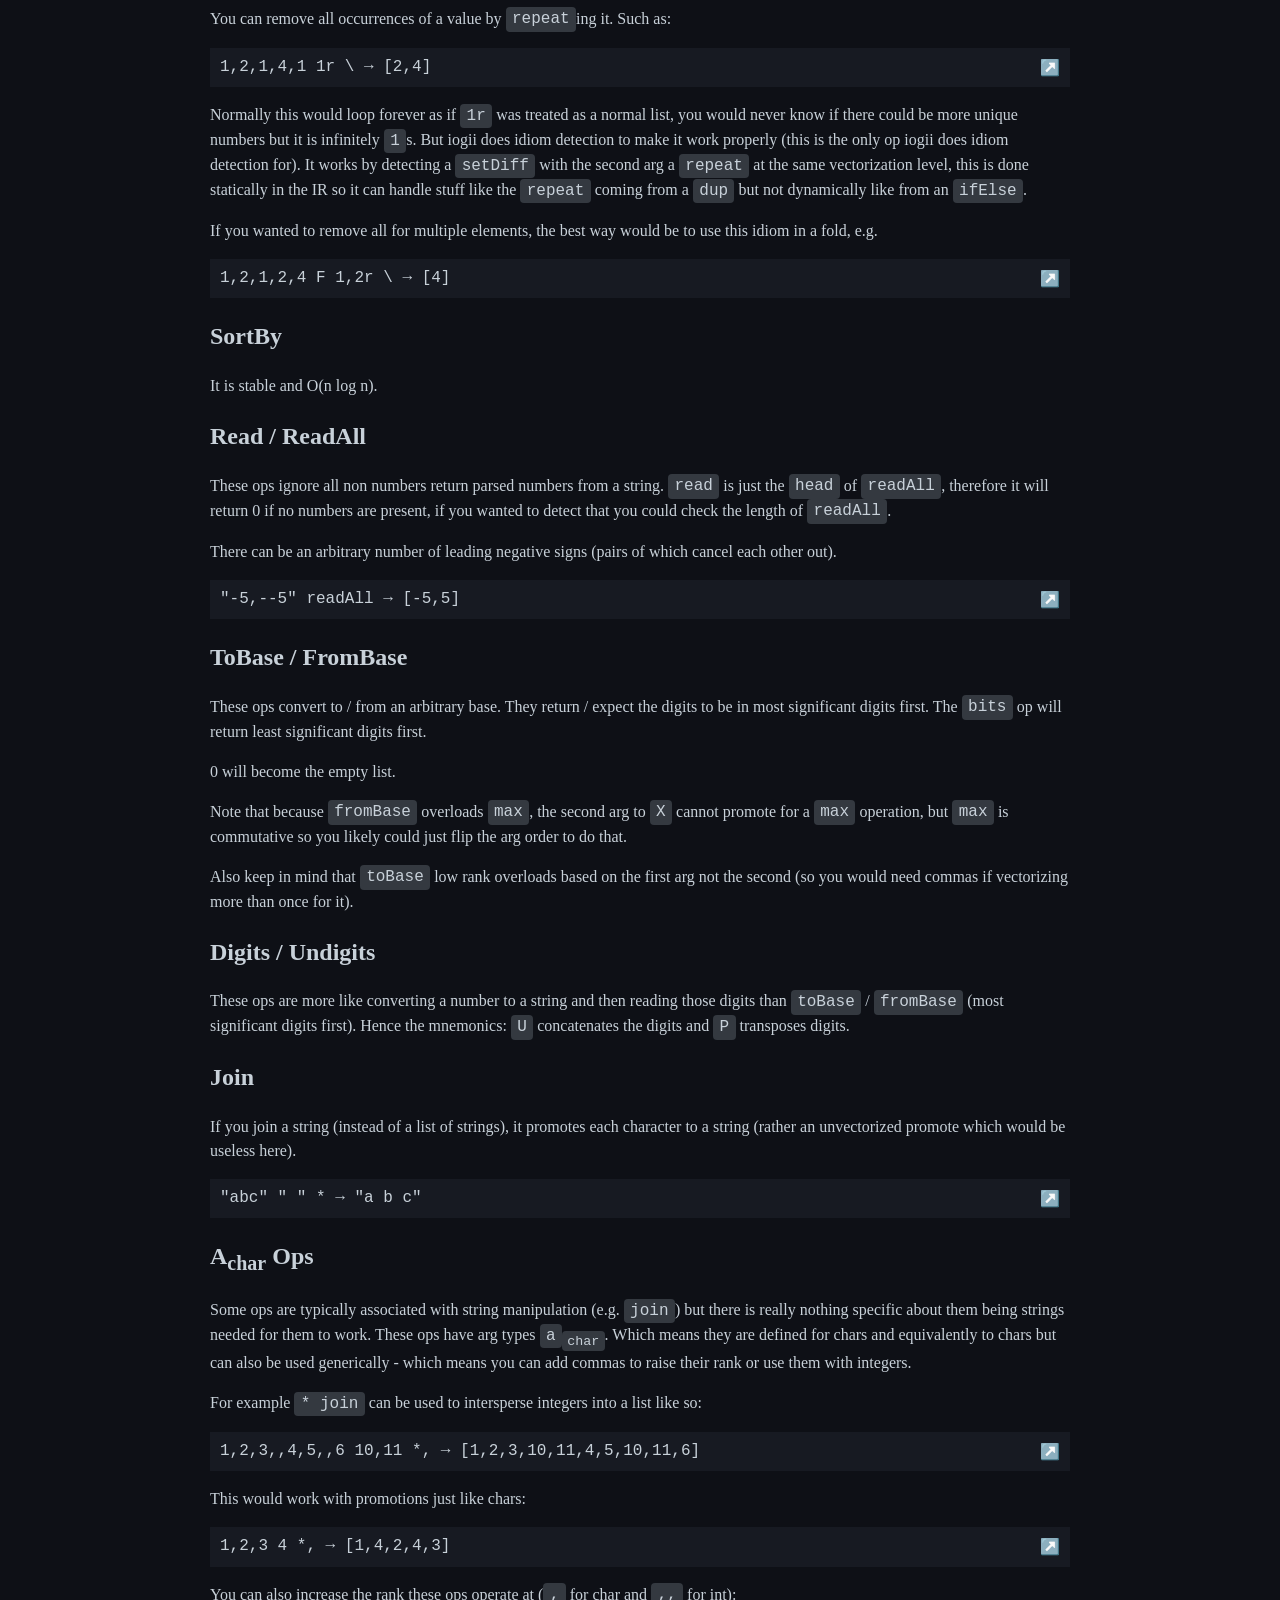
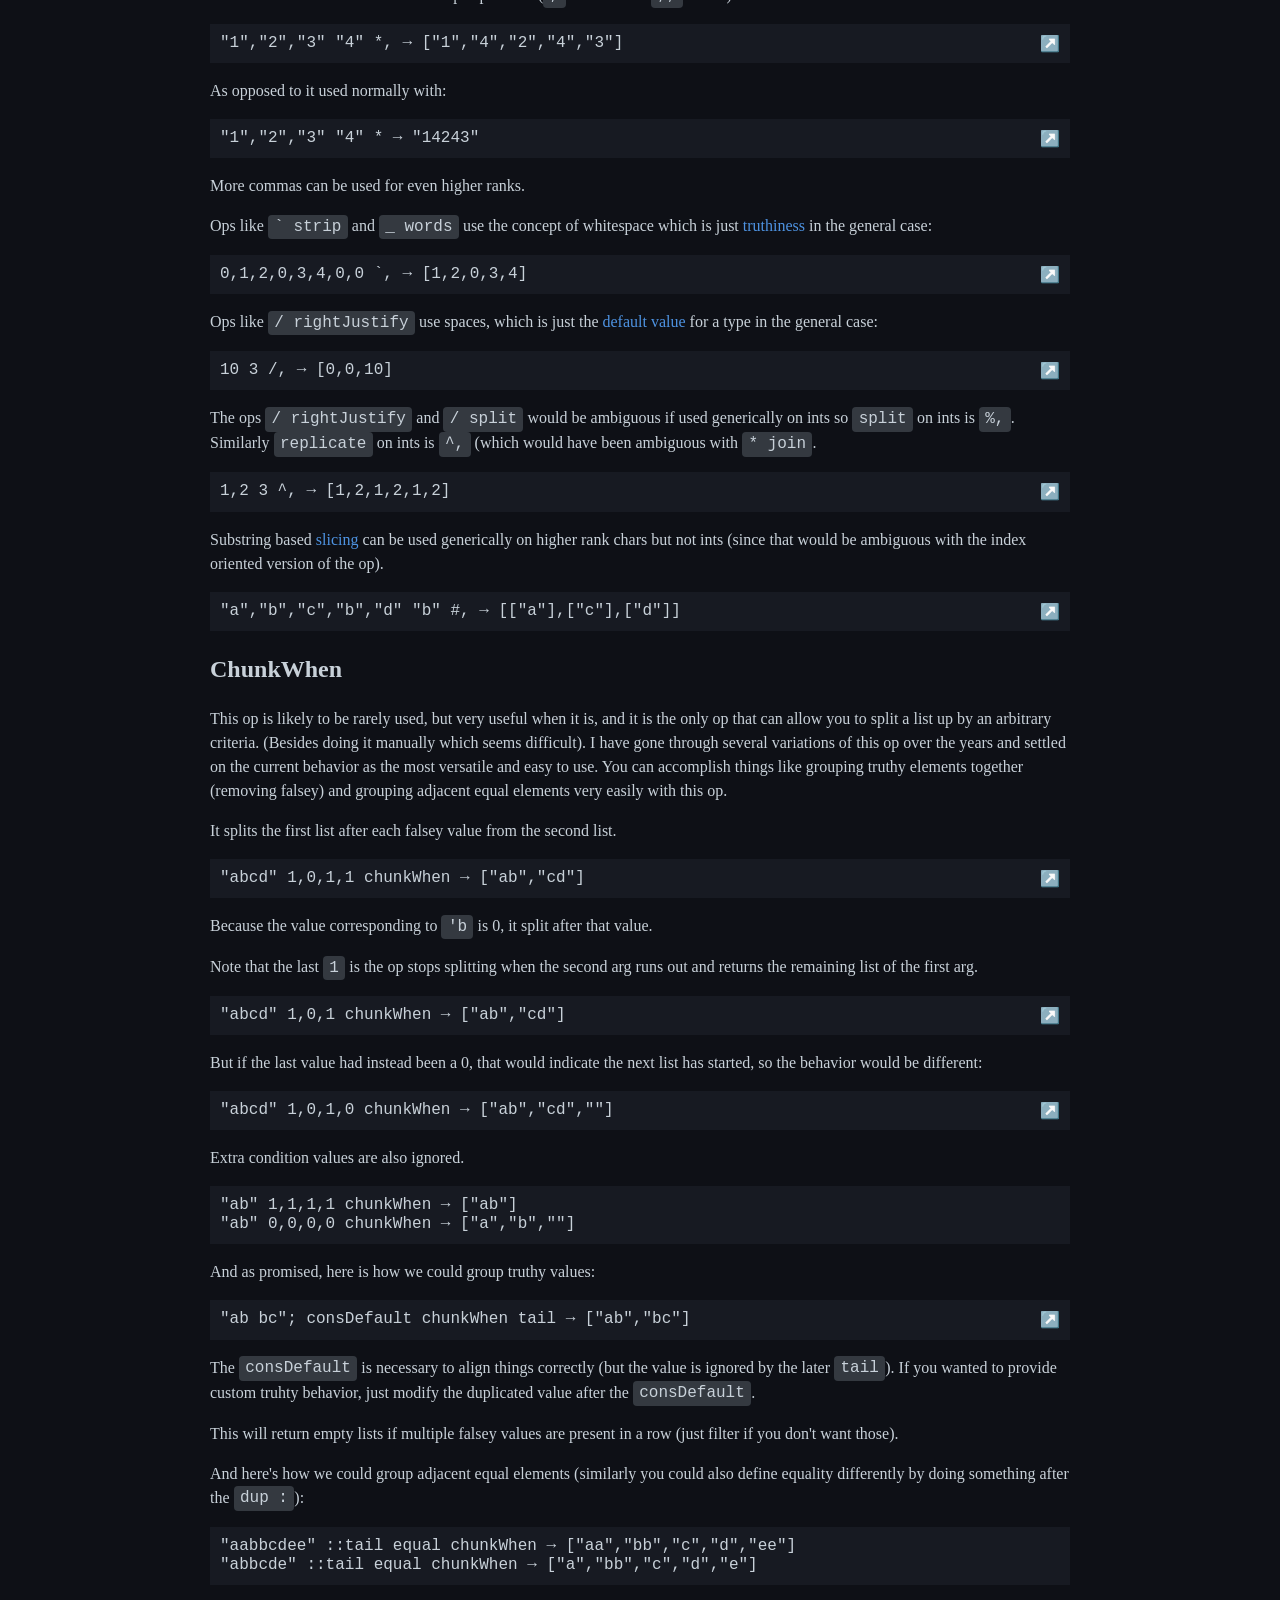
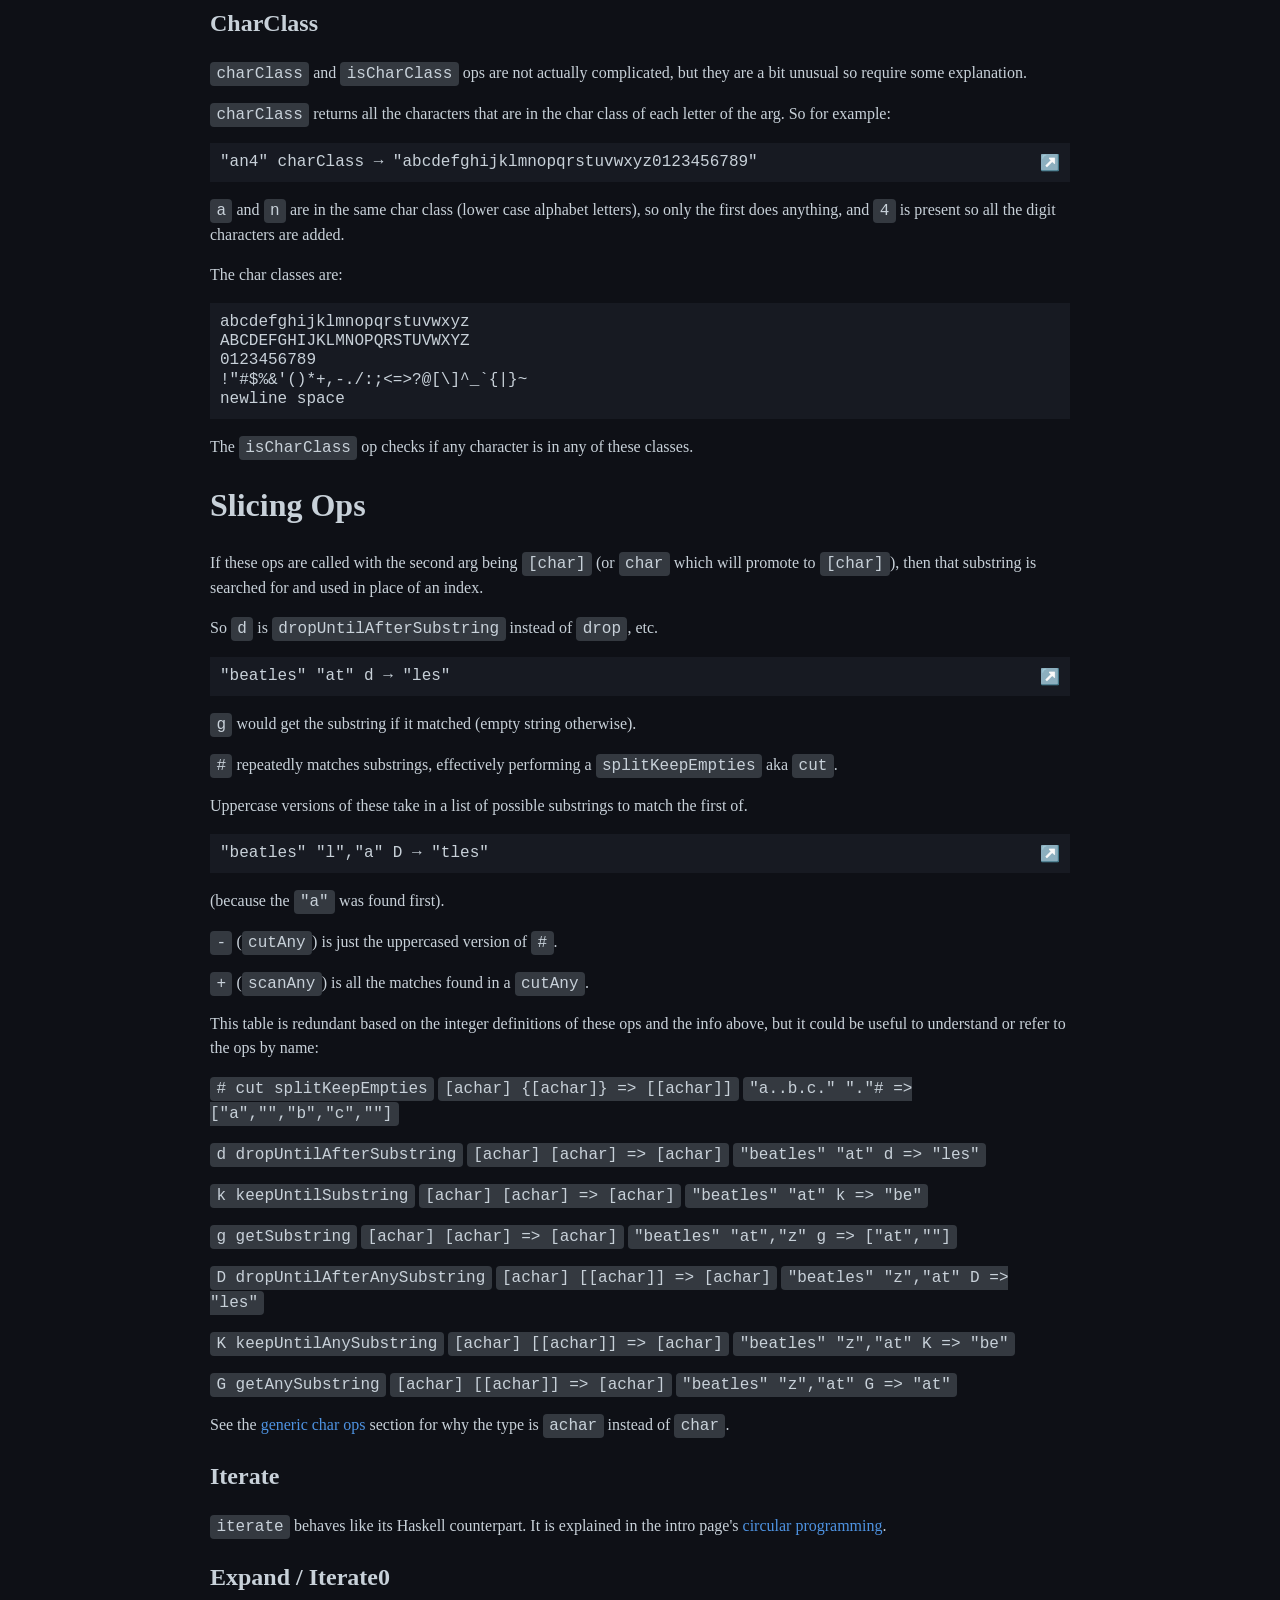
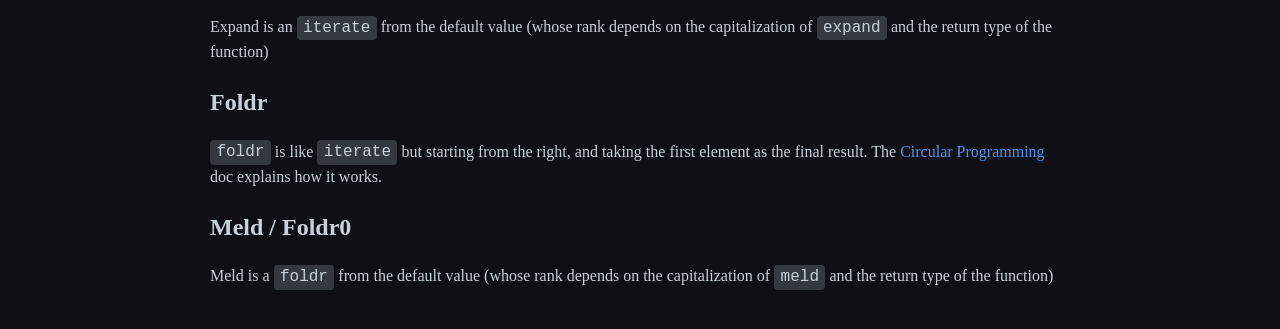
<file: ops.html>
<!DOCTYPE html>
<html lang="en"><!-- This file is automatically generated from generate_site.rb by reading docs/ops.md --><head><meta name="viewport" content="width=device-width, initial-scale=1"><meta charset="utf-8"><title>Ops</title><link rel="stylesheet" href="style.css?v=98f70b5b"><link rel="icon" href="ig.svg?v=0680ddc7" type="image/svg+xml"></head><body>
<div id="content"><p class="noprint"><a href="index.html">iogii</a> ⸱ <a href="docs.html">Docs</a> ⸱ <a href="source.html">Source</a> ⸱ <a href="quickref.html">Quick Ref</a> ⸱ <a href="onlineinterpreter.html">Online Interpreter</a> ⸱ <a href="contact.html">Contact</a><br>
<a href="io.html">IO</a> ⸱ <a href="syntax.html">Syntax</a> ⸱ <a href="types.html">Types</a> ⸱ <a href="vectorization.html">Vectorization</a> ⸱ <a href="circularprogramming.html">Circular Programming</a> ⸱ Ops ⸱ <a href="examples.html">Examples</a> ⸱ <a href="why.html">Why</a></p>

<h1 id="ops">Ops</h1>

<p>One feature of iogii is that most ops are completely trivial and don't have any special cases. You can know everything there is to know just by looking at their name, type, and example. Their power comes from combining them.</p>

<p>This page describes the exceptions or things that drift from their conventional counterparts.</p>

<p>FYI Many ops are named after their Haskell equivalent.</p>

<h2 id="reshape">Reshape</h2>

<p>Take n elements from a list, then recurse on that many elements dropped. n will typically be the same number and hence the second arg is repeated instead of promoted so that you can provide a list instead (see <a href="types.html#specialrepetitions">Types:special reptitions</a>).</p>

<p>Typical usage:</p>

<div class="code-container"><pre><code>"abcdef" 2 reshape → ["ab","cd","ef"]
</code></pre><a href="onlineinterpreter.html?program=%22abcdef%22+2+reshape&input=&v=1.2.1&pp=true" class="run-code-icon">↗️</a>
</div>

<p>But you can take different numbers of elements at each step:</p>

<div class="code-container"><pre><code>"abcdef" 1,2,3 reshape → ["a","bc","def"]
</code></pre><a href="onlineinterpreter.html?program=%22abcdef%22+1%2C2%2C3+reshape&input=&v=1.2.1&pp=true" class="run-code-icon">↗️</a>
</div>

<p>You can even take 0 elements (negative is treated as 0 also).</p>

<div class="code-container"><pre><code>"abcdef" 3,0,3 reshape → ["abc","","def"]
</code></pre><a href="onlineinterpreter.html?program=%22abcdef%22+3%2C0%2C3+reshape&input=&v=1.2.1&pp=true" class="run-code-icon">↗️</a>
</div>

<p>If it ever tries to take more than there is, then it will terminate, returning what it found so far.</p>

<div class="code-container"><pre><code>"abcdef" 4 reshape → ["abcd","ef"]
</code></pre><a href="onlineinterpreter.html?program=%22abcdef%22+4+reshape&input=&v=1.2.1&pp=true" class="run-code-icon">↗️</a>
</div>

<p>Trailing 0s will work if it didn't try to previously take more than there was:</p>

<div class="code-container"><pre><code>"abcdef" 6,0,0,1 reshape → ["abcdef","",""]
</code></pre><a href="onlineinterpreter.html?program=%22abcdef%22+6%2C0%2C0%2C1+reshape&input=&v=1.2.1&pp=true" class="run-code-icon">↗️</a>
</div>

<p>If the second arg ends then the results end too:</p>

<div class="code-container"><pre><code>"abcdef" 2,2 reshape → ["ab","cd"]
</code></pre><a href="onlineinterpreter.html?program=%22abcdef%22+2%2C2+reshape&input=&v=1.2.1&pp=true" class="run-code-icon">↗️</a>
</div>

<p>I was inspired by the <a href="http://golf.shinh.org/p.rb?Mold+Sort">mold sort</a> challenge to make sure that trailing 0s work. This somewhat felt like cheating, but really this is the most intuitive behavior for the op. It takes hands on experience to truly understand how to make ops as general as possible, and I'm sure I haven't perfected every op. If you ever wish an op was a bit different and think it is an overall improvement you can cheat too! Let me know!</p>

<h2 id="transpose">Transpose</h2>

<p>You can transpose a list of different length lists, it will fill in missing values with the default value for that type:</p>

<div class="code-container"><pre><code>"abcd","ef","1234" transpose → ["ae1","bf2","c 3","d 4"]
</code></pre><a href="onlineinterpreter.html?program=%22abcd%22%2C%22ef%22%2C%221234%22+transpose&input=&v=1.2.1&pp=true" class="run-code-icon">↗️</a>
</div>

<p>But it will truncate instead if there are no more values after a point:</p>

<div class="code-container"><pre><code>"abc","1" transpose → ["a1","b","c"]
</code></pre><a href="onlineinterpreter.html?program=%22abc%22%2C%221%22+transpose&input=&v=1.2.1&pp=true" class="run-code-icon">↗️</a>
</div>

<h2 id="get">Get</h2>

<p><code class="inline">get</code> returns the ith element (0 indexed) or the default value for the type if out of bounds. Special behavior for negatives or out of bounds is likely less useful since it can be simulated using <code class="inline">reverse</code> or <code class="inline">repeat concat</code>.</p>

<h2 id="setdiff">SetDiff</h2>

<p><code class="inline">setDiff</code> removes the elements of the second arg from the first. If there are two occurrences of an element it will remove up to two of that element from the first, and so on for higher counts.</p>

<p>You can remove all occurrences of a value by <code class="inline">repeat</code>ing it. Such as:</p>

<div class="code-container"><pre><code>1,2,1,4,1 1r \ → [2,4]
</code></pre><a href="onlineinterpreter.html?program=1%2C2%2C1%2C4%2C1+1r+%5C&input=&v=1.2.1&pp=true" class="run-code-icon">↗️</a>
</div>

<p>Normally this would loop forever as if <code class="inline">1r</code> was treated as a normal list, you would never know if there could be more unique numbers but it is infinitely <code class="inline">1</code>s. But iogii does idiom detection to make it work properly (this is the only op iogii does idiom detection for). It works by detecting a <code class="inline">setDiff</code> with the second arg a <code class="inline">repeat</code> at the same vectorization level, this is done statically in the IR so it can handle stuff like the <code class="inline">repeat</code> coming from a <code class="inline">dup</code> but not dynamically like from an <code class="inline">ifElse</code>.</p>

<p>If you wanted to remove all for multiple elements, the best way would be to use this idiom in a fold, e.g.</p>

<div class="code-container"><pre><code>1,2,1,2,4 F 1,2r \ → [4]
</code></pre><a href="onlineinterpreter.html?program=1%2C2%2C1%2C2%2C4+F+1%2C2r+%5C&input=&v=1.2.1&pp=true" class="run-code-icon">↗️</a>
</div>

<h2 id="sortby">SortBy</h2>

<p>It is stable and O(n log n).</p>

<h2 id="readreadall">Read / ReadAll</h2>

<p>These ops ignore all non numbers return parsed numbers from a string. <code class="inline">read</code> is just the <code class="inline">head</code> of <code class="inline">readAll</code>, therefore it will return 0 if no numbers are present, if you wanted to detect that you could check the length of <code class="inline">readAll</code>.</p>

<p>There can be an arbitrary number of leading negative signs (pairs of which cancel each other out).</p>

<div class="code-container"><pre><code>"-5,--5" readAll → [-5,5]
</code></pre><a href="onlineinterpreter.html?program=%22-5%2C--5%22+readAll&input=&v=1.2.1&pp=true" class="run-code-icon">↗️</a>
</div>

<h2 id="tobasefrombase">ToBase / FromBase</h2>

<p>These ops convert to / from an arbitrary base. They return / expect the digits to be in most significant digits first. The <code class="inline">bits</code> op will return least significant digits first.</p>

<p>0 will become the empty list.</p>

<p>Note that because <code class="inline">fromBase</code> overloads <code class="inline">max</code>, the second arg to <code class="inline">X</code> cannot promote for a <code class="inline">max</code> operation, but <code class="inline">max</code> is commutative so you likely could just flip the arg order to do that.</p>

<p>Also keep in mind that <code class="inline">toBase</code> low rank overloads based on the first arg not the second (so you would need commas if vectorizing more than once for it).</p>

<h2 id="digitsundigits">Digits / Undigits</h2>

<p>These ops are more like converting a number to a string and then reading those digits than <code class="inline">toBase</code> / <code class="inline">fromBase</code> (most significant digits first). Hence the mnemonics: <code class="inline">U</code> concatenates the digits and <code class="inline">P</code> transposes digits.</p>

<h2 id="join">Join</h2>

<p>If you join a string (instead of a list of strings), it promotes each character to a string (rather an unvectorized promote which would be useless here).</p>

<div class="code-container"><pre><code>"abc" " " * → "a b c"
</code></pre><a href="onlineinterpreter.html?program=%22abc%22+%22+%22+*&input=&v=1.2.1&pp=true" class="run-code-icon">↗️</a>
</div>

<h2 id="asubcharsubops">A<sub>char</sub> Ops</h2>

<p>Some ops are typically associated with string manipulation (e.g. <code class="inline">join</code>) but there is really nothing specific about them being strings needed for them to work. These ops have arg types <code class="inline">a</code><sub><code class="inline">char</code></sub>. Which means they are defined for chars and equivalently to chars but can also be used generically - which means you can add commas to raise their rank or use them with integers.</p>

<p>For example <code class="inline">* join</code> can be used to intersperse integers into a list like so:</p>

<div class="code-container"><pre><code>1,2,3,,4,5,,6 10,11 *, → [1,2,3,10,11,4,5,10,11,6]
</code></pre><a href="onlineinterpreter.html?program=1%2C2%2C3%2C%2C4%2C5%2C%2C6+10%2C11+*%2C&input=&v=1.2.1&pp=true" class="run-code-icon">↗️</a>
</div>

<p>This would work with promotions just like chars:</p>

<div class="code-container"><pre><code>1,2,3 4 *, → [1,4,2,4,3]
</code></pre><a href="onlineinterpreter.html?program=1%2C2%2C3+4+*%2C&input=&v=1.2.1&pp=true" class="run-code-icon">↗️</a>
</div>

<p>You can also increase the rank these ops operate at (<code class="inline">,</code> for char and <code class="inline">,,</code> for int):</p>

<div class="code-container"><pre><code>"1","2","3" "4" *, → ["1","4","2","4","3"]
</code></pre><a href="onlineinterpreter.html?program=%221%22%2C%222%22%2C%223%22+%224%22+*%2C&input=&v=1.2.1&pp=true" class="run-code-icon">↗️</a>
</div>

<p>As opposed to it used normally with:</p>

<div class="code-container"><pre><code>"1","2","3" "4" * → "14243"
</code></pre><a href="onlineinterpreter.html?program=%221%22%2C%222%22%2C%223%22+%224%22+*&input=&v=1.2.1&pp=true" class="run-code-icon">↗️</a>
</div>

<p>More commas can be used for even higher ranks.</p>

<p>Ops like <code class="inline">` strip</code> and <code class="inline">_ words</code> use the concept of whitespace which is just <a href="types.html#truthiness">truthiness</a> in the general case:</p>

<div class="code-container"><pre><code>0,1,2,0,3,4,0,0 `, → [1,2,0,3,4]
</code></pre><a href="onlineinterpreter.html?program=0%2C1%2C2%2C0%2C3%2C4%2C0%2C0+%60%2C&input=&v=1.2.1&pp=true" class="run-code-icon">↗️</a>
</div>

<p>Ops like <code class="inline">/ rightJustify</code> use spaces, which is just the <a href="types.html#defaultvalue">default value</a> for a type in the general case:</p>

<div class="code-container"><pre><code>10 3 /, → [0,0,10]
</code></pre><a href="onlineinterpreter.html?program=10+3+%2F%2C&input=&v=1.2.1&pp=true" class="run-code-icon">↗️</a>
</div>

<p>The ops <code class="inline">/ rightJustify</code> and <code class="inline">/ split</code> would be ambiguous if used generically on ints so <code class="inline">split</code> on ints is <code class="inline">%,</code>. Similarly <code class="inline">replicate</code> on ints is <code class="inline">^,</code> (which would have been ambiguous with <code class="inline">* join</code>.</p>

<div class="code-container"><pre><code>1,2 3 ^, → [1,2,1,2,1,2]
</code></pre><a href="onlineinterpreter.html?program=1%2C2+3+%5E%2C&input=&v=1.2.1&pp=true" class="run-code-icon">↗️</a>
</div>

<p>Substring based <a href="#slicingops">slicing</a> can be used generically on higher rank chars but not ints (since that would be ambiguous with the index oriented version of the op).</p>

<div class="code-container"><pre><code>"a","b","c","b","d" "b" #, → [["a"],["c"],["d"]]
</code></pre><a href="onlineinterpreter.html?program=%22a%22%2C%22b%22%2C%22c%22%2C%22b%22%2C%22d%22+%22b%22+%23%2C&input=&v=1.2.1&pp=true" class="run-code-icon">↗️</a>
</div>

<h2 id="chunkwhen">ChunkWhen</h2>

<p>This op is likely to be rarely used, but very useful when it is, and it is the only op that can allow you to split a list up by an arbitrary criteria. (Besides doing it manually which seems difficult). I have gone through several variations of this op over the years and settled on the current behavior as the most versatile and easy to use. You can accomplish things like grouping truthy elements together (removing falsey) and grouping adjacent equal elements very easily with this op.</p>

<p>It splits the first list after each falsey value from the second list.</p>

<div class="code-container"><pre><code>"abcd" 1,0,1,1 chunkWhen → ["ab","cd"]
</code></pre><a href="onlineinterpreter.html?program=%22abcd%22+1%2C0%2C1%2C1+chunkWhen&input=&v=1.2.1&pp=true" class="run-code-icon">↗️</a>
</div>

<p>Because the value corresponding to <code class="inline">'b</code> is 0, it split after that value.</p>

<p>Note that the last <code class="inline">1</code> is the op stops splitting when the second arg runs out and returns the remaining list of the first arg.</p>

<div class="code-container"><pre><code>"abcd" 1,0,1 chunkWhen → ["ab","cd"]
</code></pre><a href="onlineinterpreter.html?program=%22abcd%22+1%2C0%2C1+chunkWhen&input=&v=1.2.1&pp=true" class="run-code-icon">↗️</a>
</div>

<p>But if the last value had instead been a 0, that would indicate the next list has started, so the behavior would be different:</p>

<div class="code-container"><pre><code>"abcd" 1,0,1,0 chunkWhen → ["ab","cd",""]
</code></pre><a href="onlineinterpreter.html?program=%22abcd%22+1%2C0%2C1%2C0+chunkWhen&input=&v=1.2.1&pp=true" class="run-code-icon">↗️</a>
</div>

<p>Extra condition values are also ignored.</p>

<pre><code>"ab" 1,1,1,1 chunkWhen → ["ab"]
"ab" 0,0,0,0 chunkWhen → ["a","b",""]
</code></pre>

<p>And as promised, here is how we could group truthy values:</p>

<div class="code-container"><pre><code>"ab bc"; consDefault chunkWhen tail → ["ab","bc"]
</code></pre><a href="onlineinterpreter.html?program=%22ab+bc%22%3B+consDefault+chunkWhen+tail&input=&v=1.2.1&pp=true" class="run-code-icon">↗️</a>
</div>

<p>The <code class="inline">consDefault</code> is necessary to align things correctly (but the value is ignored by the later <code class="inline">tail</code>). If you wanted to provide custom truhty behavior, just modify the duplicated value after the <code class="inline">consDefault</code>.</p>

<p>This will return empty lists if multiple falsey values are present in a row (just filter if you don't want those).</p>

<p>And here's how we could group adjacent equal elements (similarly you could also define equality differently by doing something after the <code class="inline">dup :</code>):</p>

<pre><code>"aabbcdee" ::tail equal chunkWhen → ["aa","bb","c","d","ee"]
"abbcde" ::tail equal chunkWhen → ["a","bb","c","d","e"]
</code></pre>

<h2 id="charclass">CharClass</h2>

<p><code class="inline">charClass</code> and <code class="inline">isCharClass</code> ops are not actually complicated, but they are a bit unusual so require some explanation.</p>

<p><code class="inline">charClass</code> returns all the characters that are in the char class of each letter of the arg. So for example:</p>

<div class="code-container"><pre><code>"an4" charClass → "abcdefghijklmnopqrstuvwxyz0123456789"
</code></pre><a href="onlineinterpreter.html?program=%22an4%22+charClass&input=&v=1.2.1&pp=true" class="run-code-icon">↗️</a>
</div>

<p><code class="inline">a</code> and <code class="inline">n</code> are in the same char class (lower case alphabet letters), so only the first does anything, and <code class="inline">4</code> is present so all the digit characters are added.</p>

<p>The char classes are:</p>

<pre><code>abcdefghijklmnopqrstuvwxyz
ABCDEFGHIJKLMNOPQRSTUVWXYZ
0123456789
!"#$%&amp;'()*+,-./:;&lt;=&gt;?@[\]^_`{|}~
newline space
</code></pre>

<p>The <code class="inline">isCharClass</code> op checks if any character is in any of these classes.</p>

<h1 id="slicingops">Slicing Ops</h1>

<p>If these ops are called with the second arg being <code class="inline">[char]</code> (or <code class="inline">char</code> which will promote to <code class="inline">[char]</code>), then that substring is searched for and used in place of an index.</p>

<p>So <code class="inline">d</code> is <code class="inline">dropUntilAfterSubstring</code> instead of <code class="inline">drop</code>, etc.</p>

<div class="code-container"><pre><code>"beatles" "at" d → "les"
</code></pre><a href="onlineinterpreter.html?program=%22beatles%22+%22at%22+d&input=&v=1.2.1&pp=true" class="run-code-icon">↗️</a>
</div>

<p><code class="inline">g</code> would get the substring if it matched (empty string otherwise).</p>

<p><code class="inline">#</code> repeatedly matches substrings, effectively performing a <code class="inline">splitKeepEmpties</code> aka <code class="inline">cut</code>.</p>

<p>Uppercase versions of these take in a list of possible substrings to match the first of.</p>

<div class="code-container"><pre><code>"beatles" "l","a" D → "tles"
</code></pre><a href="onlineinterpreter.html?program=%22beatles%22+%22l%22%2C%22a%22+D&input=&v=1.2.1&pp=true" class="run-code-icon">↗️</a>
</div>

<p>(because the <code class="inline">"a"</code> was found first).</p>

<p><code class="inline">-</code> (<code class="inline">cutAny</code>) is just the uppercased version of <code class="inline">#</code>.</p>

<p><code class="inline">+</code> (<code class="inline">scanAny</code>) is all the matches found in a <code class="inline">cutAny</code>.</p>

<p>This table is redundant based on the integer definitions of these ops and the info above, but it could be useful to understand or refer to the ops by name:</p>

<p><code class="inline"># cut splitKeepEmpties</code> <code class="inline">[achar] {[achar]} =&gt; [[achar]]</code> <code class="inline">"a..b.c." "."# =&gt; ["a","","b","c",""]</code></p>

<p><code class="inline">d dropUntilAfterSubstring</code> <code class="inline">[achar] [achar] =&gt; [achar]</code> <code class="inline">"beatles" "at" d =&gt; "les"</code></p>

<p><code class="inline">k keepUntilSubstring</code> <code class="inline">[achar] [achar] =&gt; [achar]</code> <code class="inline">"beatles" "at" k =&gt; "be"</code></p>

<p><code class="inline">g getSubstring</code> <code class="inline">[achar] [achar] =&gt; [achar]</code> <code class="inline">"beatles" "at","z" g =&gt; ["at",""]</code></p>

<p><code class="inline">D dropUntilAfterAnySubstring</code> <code class="inline">[achar] [[achar]] =&gt; [achar]</code> <code class="inline">"beatles" "z","at" D =&gt; "les"</code></p>

<p><code class="inline">K keepUntilAnySubstring</code> <code class="inline">[achar] [[achar]] =&gt; [achar]</code> <code class="inline">"beatles" "z","at" K =&gt; "be"</code></p>

<p><code class="inline">G getAnySubstring</code> <code class="inline">[achar] [[achar]] =&gt; [achar]</code> <code class="inline">"beatles" "z","at" G =&gt; "at"</code></p>

<p>See the <a href="#asubcharsubops">generic char ops</a> section for why the type is <code class="inline">achar</code> instead of <code class="inline">char</code>.</p>

<h2 id="iterate">Iterate</h2>

<p><code class="inline">iterate</code> behaves like its Haskell counterpart. It is explained in the intro page's <a href="index.html#circularprogramming">circular programming</a>.</p>

<h2 id="expanditerate0">Expand / Iterate0</h2>

<p>Expand is an <code class="inline">iterate</code> from the default value (whose rank depends on the capitalization of <code class="inline">expand</code> and the return type of the function)</p>

<h2 id="foldr">Foldr</h2>

<p><code class="inline">foldr</code> is like <code class="inline">iterate</code> but starting from the right, and taking the first element as the final result. The <a href="circularprogramming.html">Circular Programming</a> doc explains how it works.</p>

<h2 id="meldfoldr0">Meld / Foldr0</h2>

<p>Meld is a <code class="inline">foldr</code> from the default value (whose rank depends on the capitalization of <code class="inline">meld</code> and the return type of the function)</p>
</div>
</body></html>
</file>
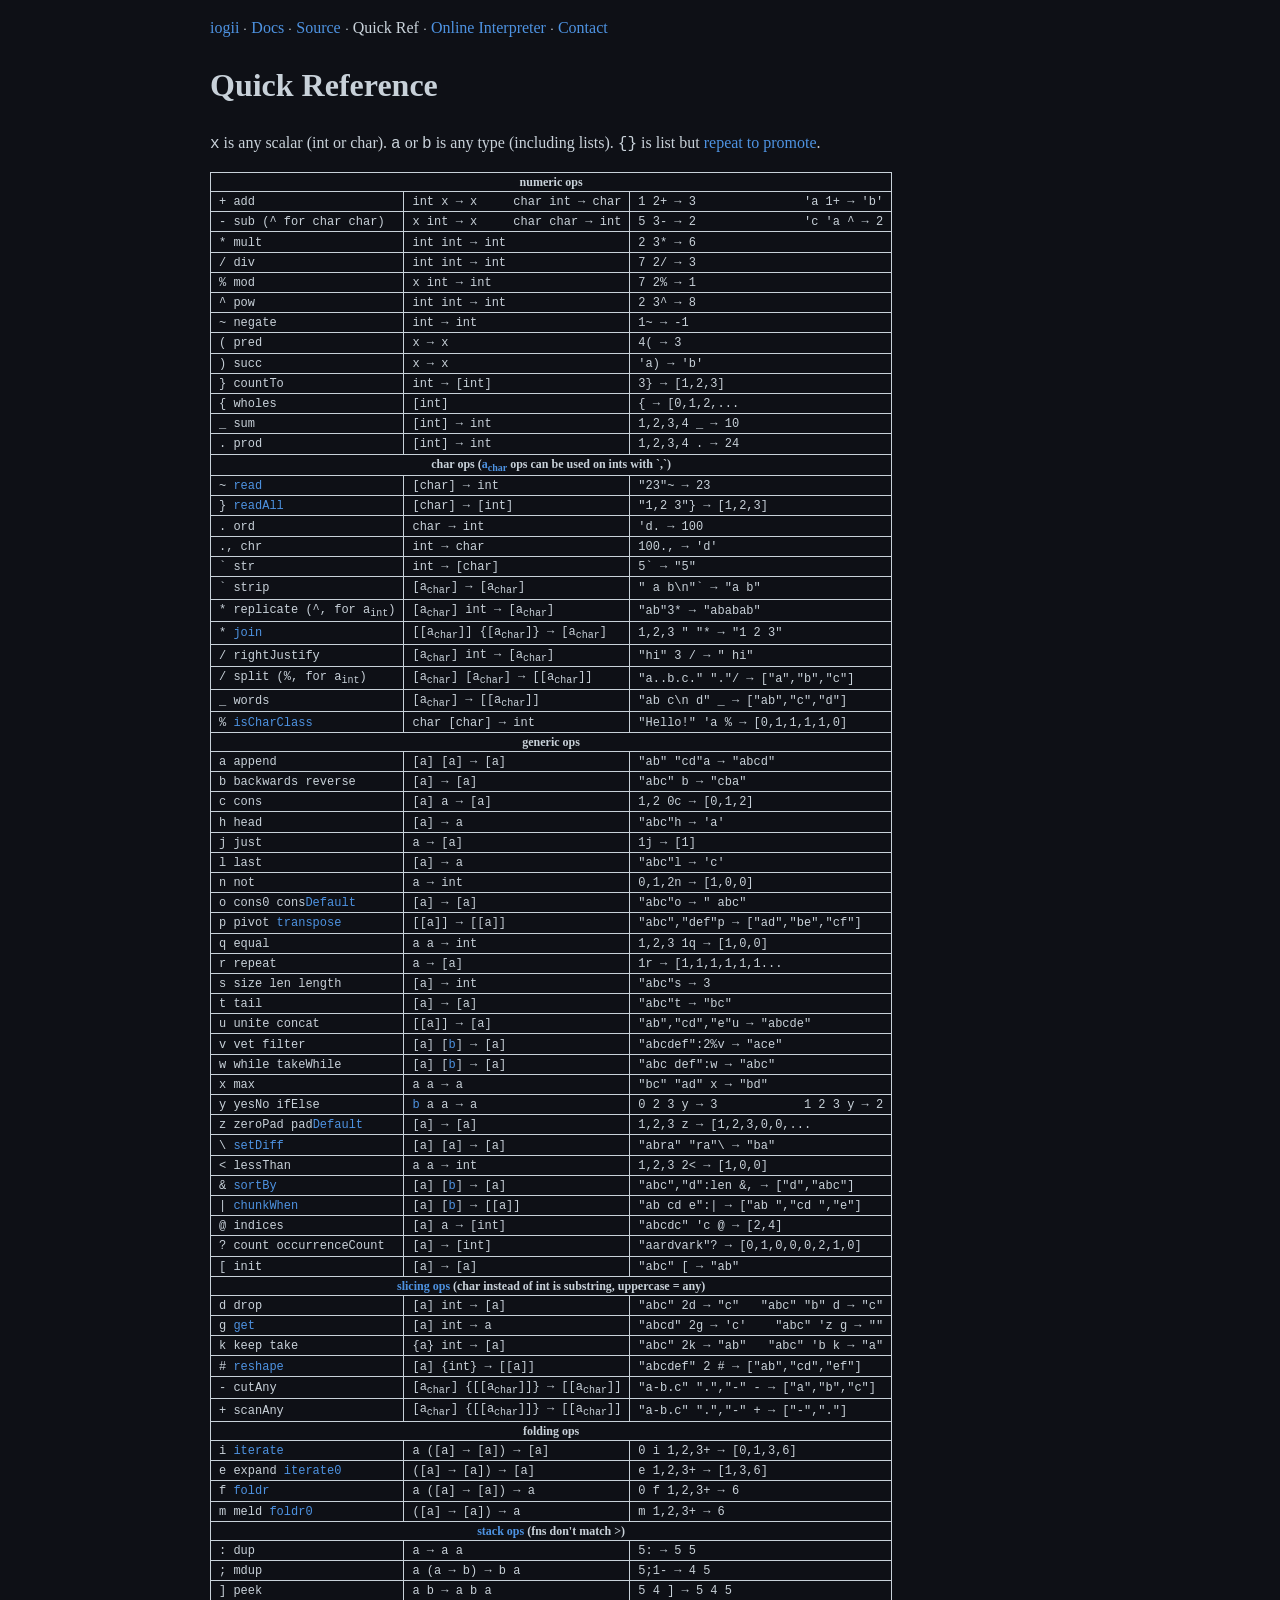
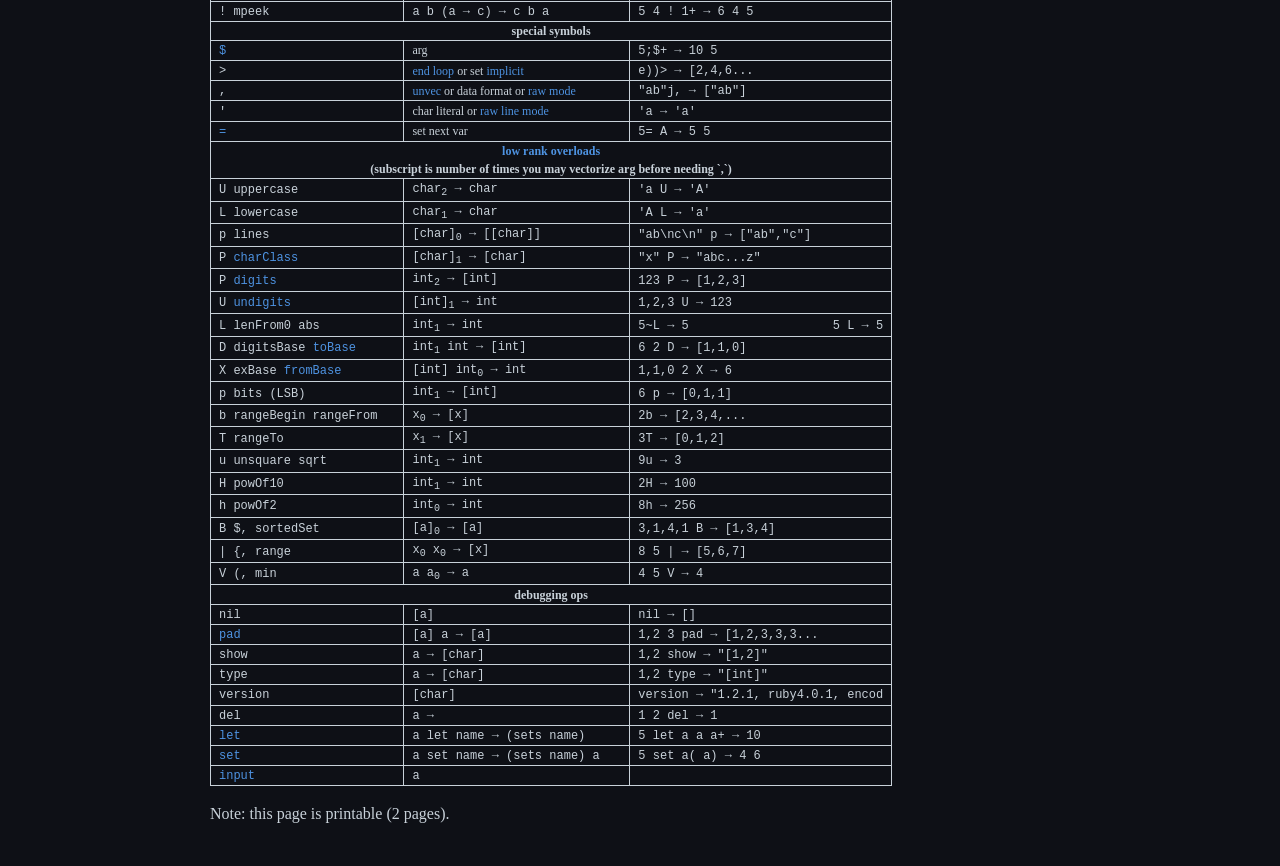
<file: quickref.html>
<!DOCTYPE html>
<html lang="en"><!-- This file is automatically generated from generate_site.rb by reading docs/quickref.md --><head><meta name="viewport" content="width=device-width, initial-scale=1"><meta charset="utf-8"><title>Quick Reference</title><link rel="stylesheet" href="style.css?v=98f70b5b"><link rel="icon" href="ig.svg?v=0680ddc7" type="image/svg+xml"></head><body>
<div id="content"><p class="noprint"><a href="index.html">iogii</a> ⸱ <a href="docs.html">Docs</a> ⸱ <a href="source.html">Source</a> ⸱ Quick Ref ⸱ <a href="onlineinterpreter.html">Online Interpreter</a> ⸱ <a href="contact.html">Contact</a><br></p>

<h1 class="noprint">Quick Reference</h1>

<p><code>x</code> is any scalar (int or char). <code>a</code> or <code>b</code> is any type (including lists). <code>{}</code> is list but <a href="types.html#specialrepetitions">repeat to promote</a>.</p>

<table class="quickref">
<tr><td colspan="3" class="center"><b>numeric ops</b></td></tr>
<tr>
<td><code>+ add</code></td>
<td><span class="left"><code>int x → x</code></span><span class="right"><code>char int → char</code></span></td>
<td><span class="left"><code>1 2+ → 3</code></span><span class="right"><code>&#39;a 1+ → &#39;b&#39;</code></span></td>
</tr>
<tr>
<td><code>- sub (^ for char char)</code></td>
<td><span class="left"><code>x int → x</code></span><span class="right"><code>char char → int</code></span></td>
<td><span class="left"><code>5 3- → 2</code></span><span class="right"><code>&#39;c &#39;a ^ → 2</code></span></td>
</tr>
<tr>
<td><code>* mult</code></td>
<td><code>int int → int</code></td>
<td><code>2 3* → 6</code></td>
</tr>
<tr>
<td><code>/ div</code></td>
<td><code>int int → int</code></td>
<td><code>7 2/ → 3</code></td>
</tr>
<tr>
<td><code>% mod</code></td>
<td><code>x int → int</code></td>
<td><code>7 2% → 1</code></td>
</tr>
<tr>
<td><code>^ pow</code></td>
<td><code>int int → int</code></td>
<td><code>2 3^ → 8</code></td>
</tr>
<tr>
<td><code>~ negate</code></td>
<td><code>int → int</code></td>
<td><code>1~ → -1</code></td>
</tr>
<tr>
<td><code>( pred</code></td>
<td><code>x → x</code></td>
<td><code>4( → 3</code></td>
</tr>
<tr>
<td><code>) succ</code></td>
<td><code>x → x</code></td>
<td><code>&#39;a) → &#39;b&#39;</code></td>
</tr>
<tr>
<td><code>} countTo</code></td>
<td><code>int → [int]</code></td>
<td><code>3} → [1,2,3]</code></td>
</tr>
<tr>
<td><code>{ wholes</code></td>
<td><code>[int]</code></td>
<td><code>{ → [0,1,2,...</code></td>
</tr>
<tr>
<td><code>_ sum</code></td>
<td><code>[int] → int</code></td>
<td><code>1,2,3,4 _ → 10</code></td>
</tr>
<tr>
<td><code>. prod</code></td>
<td><code>[int] → int</code></td>
<td><code>1,2,3,4 . → 24</code></td>
</tr>
<tr><td colspan="3" class="center"><b>char ops (<a href="ops.html#asubcharsubops">a<sub>char</sub></a> ops can be used on ints with `,`)</b></td></tr>
<tr>
<td><code>~ <a href="ops.html#readreadall">read</a></code></td>
<td><code>[char] → int</code></td>
<td><code>&quot;23&quot;~ → 23</code></td>
</tr>
<tr>
<td><code>} <a href="ops.html#readreadall">readAll</a></code></td>
<td><code>[char] → [int]</code></td>
<td><code>&quot;1,2 3&quot;} → [1,2,3]</code></td>
</tr>
<tr>
<td><code>. ord</code></td>
<td><code>char → int</code></td>
<td><code>&#39;d. → 100</code></td>
</tr>
<tr>
<td><code>., chr</code></td>
<td><code>int → char</code></td>
<td><code>100., → &#39;d&#39;</code></td>
</tr>
<tr>
<td><code>` str</code></td>
<td><code>int → [char]</code></td>
<td><code>5` → &quot;5&quot;</code></td>
</tr>
<tr>
<td><code>` strip</code></td>
<td><code>[a<sub>char</sub>] → [a<sub>char</sub>]</code></td>
<td><code>&quot; a b\n&quot;` → &quot;a b&quot;</code></td>
</tr>
<tr>
<td><code>* replicate (^, for a<sub>int</sub>)</code></td>
<td><code>[a<sub>char</sub>] int → [a<sub>char</sub>]</code></td>
<td><code>&quot;ab&quot;3* → &quot;ababab&quot;</code></td>
</tr>
<tr>
<td><code>* <a href="ops.html#join">join</a></code></td>
<td><code>[[a<sub>char</sub>]] {[a<sub>char</sub>]} → [a<sub>char</sub>]</code></td>
<td><code>1,2,3 &quot; &quot;* → &quot;1 2 3&quot;</code></td>
</tr>
<tr>
<td><code>/ rightJustify</code></td>
<td><code>[a<sub>char</sub>] int → [a<sub>char</sub>]</code></td>
<td><code>&quot;hi&quot; 3 / → &quot; hi&quot;</code></td>
</tr>
<tr>
<td><code>/ split (%, for a<sub>int</sub>)</code></td>
<td><code>[a<sub>char</sub>] [a<sub>char</sub>] → [[a<sub>char</sub>]]</code></td>
<td><code>&quot;a..b.c.&quot; &quot;.&quot;/ → [&quot;a&quot;,&quot;b&quot;,&quot;c&quot;]</code></td>
</tr>
<tr>
<td><code>_ words</code></td>
<td><code>[a<sub>char</sub>] → [[a<sub>char</sub>]]</code></td>
<td><code>&quot;ab c\n d&quot; _ → [&quot;ab&quot;,&quot;c&quot;,&quot;d&quot;]</code></td>
</tr>
<tr>
<td><code>% <a href="ops.html#charclass">isCharClass</a></code></td>
<td><code>char [char] → int</code></td>
<td><code>&quot;Hello!&quot; &#39;a % → [0,1,1,1,1,0]</code></td>
</tr>
<tr><td colspan="3" class="center"><b>generic ops</b></td></tr>
<tr>
<td><code>a append</code></td>
<td><code>[a] [a] → [a]</code></td>
<td><code>&quot;ab&quot; &quot;cd&quot;a → &quot;abcd&quot;</code></td>
</tr>
<tr>
<td><code>b backwards reverse</code></td>
<td><code>[a] → [a]</code></td>
<td><code>&quot;abc&quot; b → &quot;cba&quot;</code></td>
</tr>
<tr>
<td><code>c cons</code></td>
<td><code>[a] a → [a]</code></td>
<td><code>1,2 0c → [0,1,2]</code></td>
</tr>
<tr>
<td><code>h head</code></td>
<td><code>[a] → a</code></td>
<td><code>&quot;abc&quot;h → &#39;a&#39;</code></td>
</tr>
<tr>
<td><code>j just</code></td>
<td><code>a → [a]</code></td>
<td><code>1j → [1]</code></td>
</tr>
<tr>
<td><code>l last</code></td>
<td><code>[a] → a</code></td>
<td><code>&quot;abc&quot;l → &#39;c&#39;</code></td>
</tr>
<tr>
<td><code>n not</code></td>
<td><code>a → int</code></td>
<td><code>0,1,2n → [1,0,0]</code></td>
</tr>
<tr>
<td><code>o cons0 cons<a href="types.html#defaultvalue">Default</a></code></td>
<td><code>[a] → [a]</code></td>
<td><code>&quot;abc&quot;o → &quot; abc&quot;</code></td>
</tr>
<tr>
<td><code>p pivot <a href="ops.html#transpose">transpose</a></code></td>
<td><code>[[a]] → [[a]]</code></td>
<td><code>&quot;abc&quot;,&quot;def&quot;p → [&quot;ad&quot;,&quot;be&quot;,&quot;cf&quot;]</code></td>
</tr>
<tr>
<td><code>q equal</code></td>
<td><code>a a → int</code></td>
<td><code>1,2,3 1q → [1,0,0]</code></td>
</tr>
<tr>
<td><code>r repeat</code></td>
<td><code>a → [a]</code></td>
<td><code>1r → [1,1,1,1,1,1...</code></td>
</tr>
<tr>
<td><code>s size len length</code></td>
<td><code>[a] → int</code></td>
<td><code>&quot;abc&quot;s → 3</code></td>
</tr>
<tr>
<td><code>t tail</code></td>
<td><code>[a] → [a]</code></td>
<td><code>&quot;abc&quot;t → &quot;bc&quot;</code></td>
</tr>
<tr>
<td><code>u unite concat</code></td>
<td><code>[[a]] → [a]</code></td>
<td><code>&quot;ab&quot;,&quot;cd&quot;,&quot;e&quot;u → &quot;abcde&quot;</code></td>
</tr>
<tr>
<td><code>v vet filter</code></td>
<td><code>[a] [<a href="types.html#opswithtwogenerictypes">b</a>] → [a]</code></td>
<td><code>&quot;abcdef&quot;:2%v → &quot;ace&quot;</code></td>
</tr>
<tr>
<td><code>w while takeWhile</code></td>
<td><code>[a] [<a href="types.html#opswithtwogenerictypes">b</a>] → [a]</code></td>
<td><code>&quot;abc def&quot;:w → &quot;abc&quot;</code></td>
</tr>
<tr>
<td><code>x max</code></td>
<td><code>a a → a</code></td>
<td><code>&quot;bc&quot; &quot;ad&quot; x → &quot;bd&quot;</code></td>
</tr>
<tr>
<td><code>y yesNo ifElse</code></td>
<td><code><a href="types.html#opswithtwogenerictypes">b</a> a a → a</code></td>
<td><span class="left"><code>0 2 3 y → 3</code></span><span class="right"><code>1 2 3 y → 2</code></span></td>
</tr>
<tr>
<td><code>z zeroPad pad<a href="types.html#defaultvalue">Default</a></code></td>
<td><code>[a] → [a]</code></td>
<td><code>1,2,3 z → [1,2,3,0,0,...</code></td>
</tr>
<tr>
<td><code>\ <a href="ops.html#setdiff">setDiff</a></code></td>
<td><code>[a] [a] → [a]</code></td>
<td><code>&quot;abra&quot; &quot;ra&quot;\ → &quot;ba&quot;</code></td>
</tr>
<tr>
<td><code>&lt; lessThan</code></td>
<td><code>a a → int</code></td>
<td><code>1,2,3 2&lt; → [1,0,0]</code></td>
</tr>
<tr>
<td><code>&amp; <a href="ops.html#sortby">sortBy</a></code></td>
<td><code>[a] [<a href="types.html#opswithtwogenerictypes">b</a>] → [a]</code></td>
<td><code>&quot;abc&quot;,&quot;d&quot;:len &amp;, → [&quot;d&quot;,&quot;abc&quot;]</code></td>
</tr>
<tr>
<td><code>| <a href="ops.html#chunkwhen">chunkWhen</a></code></td>
<td><code>[a] [<a href="types.html#opswithtwogenerictypes">b</a>] → [[a]]</code></td>
<td><code>&quot;ab cd e&quot;:| → [&quot;ab &quot;,&quot;cd &quot;,&quot;e&quot;]</code></td>
</tr>
<tr>
<td><code>@ indices</code></td>
<td><code>[a] a → [int]</code></td>
<td><code>&quot;abcdc&quot; &#39;c @ → [2,4]</code></td>
</tr>
<tr>
<td><code>? count occurrenceCount</code></td>
<td><code>[a] → [int]</code></td>
<td><code>&quot;aardvark&quot;? → [0,1,0,0,0,2,1,0]</code></td>
</tr>
<tr>
<td><code>[ init</code></td>
<td><code>[a] → [a]</code></td>
<td><code>&quot;abc&quot; [ → &quot;ab&quot;</code></td>
</tr>
<tr><td colspan="3" class="center"><b><a href="ops.html#slicingops">slicing ops</a> (char instead of int is substring, uppercase = any)</b></td></tr>
<tr>
<td><code>d drop</code></td>
<td><code>[a] int → [a]</code></td>
<td><span class="left"><code>&quot;abc&quot; 2d → &quot;c&quot;</code></span><span class="right"><code>&quot;abc&quot; &quot;b&quot; d → &quot;c&quot;</code></span></td>
</tr>
<tr>
<td><code>g <a href="ops.html#get">get</a></code></td>
<td><code>[a] int → a</code></td>
<td><span class="left"><code>&quot;abcd&quot; 2g → &#39;c&#39;</code></span><span class="right"><code>&quot;abc&quot; &#39;z g → &quot;&quot;</code></span></td>
</tr>
<tr>
<td><code>k keep take</code></td>
<td><code>{a} int → [a]</code></td>
<td><span class="left"><code>&quot;abc&quot; 2k → &quot;ab&quot;</code></span><span class="right"><code>&quot;abc&quot; &#39;b k → &quot;a&quot;</code></span></td>
</tr>
<tr>
<td><code># <a href="ops.html#reshape">reshape</a></code></td>
<td><code>[a] {int} → [[a]]</code></td>
<td><code>&quot;abcdef&quot; 2 # → [&quot;ab&quot;,&quot;cd&quot;,&quot;ef&quot;]</code></td>
</tr>
<tr>
<td><code>- cutAny</code></td>
<td><code>[a<sub>char</sub>] {[[a<sub>char</sub>]]} → [[a<sub>char</sub>]]</code></td>
<td><code>&quot;a-b.c&quot; &quot;.&quot;,&quot;-&quot; - → [&quot;a&quot;,&quot;b&quot;,&quot;c&quot;]</code></td>
</tr>
<tr>
<td><code>+ scanAny</code></td>
<td><code>[a<sub>char</sub>] {[[a<sub>char</sub>]]} → [[a<sub>char</sub>]]</code></td>
<td><code>&quot;a-b.c&quot; &quot;.&quot;,&quot;-&quot; + → [&quot;-&quot;,&quot;.&quot;]</code></td>
</tr>
<tr><td colspan="3" class="center"><b>folding ops</b></td></tr>
<tr>
<td><code>i <a href="ops.html#iterate">iterate</a></code></td>
<td><code>a ([a] → [a]) → [a]</code></td>
<td><code>0 i 1,2,3+ → [0,1,3,6]</code></td>
</tr>
<tr>
<td><code>e expand <a href="ops.html#expanditerate0">iterate0</a></code></td>
<td><code>([a] → [a]) → [a]</code></td>
<td><code>e 1,2,3+ → [1,3,6]</code></td>
</tr>
<tr>
<td><code>f <a href="ops.html#foldr">foldr</a></code></td>
<td><code>a ([a] → [a]) → a</code></td>
<td><code>0 f 1,2,3+ → 6</code></td>
</tr>
<tr>
<td><code>m meld <a href="ops.html#meldfoldr0">foldr0</a></code></td>
<td><code>([a] → [a]) → a</code></td>
<td><code>m 1,2,3+ → 6</code></td>
</tr>
<tr><td colspan="3" class="center"><b><a href="syntax.html#otherwaystousevaluesmultipletimes">stack ops</a> (fns don't match >)</b></td></tr>
<tr>
<td><code>: dup</code></td>
<td><code>a → a a</code></td>
<td><code>5: → 5 5</code></td>
</tr>
<tr>
<td><code>; mdup</code></td>
<td><code>a (a → b) → b a</code></td>
<td><code>5;1- → 4 5</code></td>
</tr>
<tr>
<td><code>] peek</code></td>
<td><code>a b → a b a</code></td>
<td><code>5 4 ] → 5 4 5</code></td>
</tr>
<tr>
<td><code>! mpeek</code></td>
<td><code>a b (a → c) → c b a</code></td>
<td><code>5 4 ! 1+ → 6 4 5</code></td>
</tr>
<tr><td colspan="3" class="center"><b>special symbols</b></td></tr>
<tr><td><code><a href="syntax.html#codeclassinlinecode">$</a></code></td><td>arg</td><td><code>5;$+ → 10 5</code></td></tr>
<tr><td><code>&gt;</code></td><td><a href="syntax.html#codeclassinlinegtcodematching">end loop</a> or set <a href="syntax.html#implicitvalues">implicit</a></td><td><code>e))&gt; → [2,4,6...</code></td></tr>
<tr><td><code>,</code></td><td><a href="vectorization.html">unvec</a> or data format or <a href="io.html#rawmodes">raw mode</a></td><td><code>&quot;ab&quot;j, → [&quot;ab&quot;]</code></td></tr>
<tr><td><code>&#39;</code></td><td>char literal or <a href="io.html#rawmodes">raw line mode</a></td><td><code>&#39;a → &#39;a&#39;</code></td></tr>
<tr><td><code><a href="syntax.html#setnextvar">=</a></code></td><td>set next var</td><td><code>5= A → 5 5</code></td></tr>
<tr><td colspan="3" class="center"><b><a href="types.html#lowrankoverrides">low rank overloads</a><br> (subscript is number of times you may vectorize arg before needing `,`)</b></td></tr>
<tr>
<td><code>U uppercase</code></td>
<td><code>char<sub>2</sub> → char</code></td>
<td><code>&#39;a U → &#39;A&#39;</code></td>
</tr>
<tr>
<td><code>L lowercase</code></td>
<td><code>char<sub>1</sub> → char</code></td>
<td><code>&#39;A L → &#39;a&#39;</code></td>
</tr>
<tr>
<td><code>p lines</code></td>
<td><code>[char]<sub>0</sub> → [[char]]</code></td>
<td><code>&quot;ab\nc\n&quot; p → [&quot;ab&quot;,&quot;c&quot;]</code></td>
</tr>
<tr>
<td><code>P <a href="ops.html#charclass">charClass</a></code></td>
<td><code>[char]<sub>1</sub> → [char]</code></td>
<td><code>&quot;x&quot; P → &quot;abc...z&quot;</code></td>
</tr>
<tr>
<td><code>P <a href="ops.html#digitsundigits">digits</a></code></td>
<td><code>int<sub>2</sub> → [int]</code></td>
<td><code>123 P → [1,2,3]</code></td>
</tr>
<tr>
<td><code>U <a href="ops.html#digitsundigits">undigits</a></code></td>
<td><code>[int]<sub>1</sub> → int</code></td>
<td><code>1,2,3 U → 123</code></td>
</tr>
<tr>
<td><code>L lenFrom0 abs</code></td>
<td><code>int<sub>1</sub> → int</code></td>
<td><span class="left"><code>5~L → 5</code></span><span class="right"><code>5 L → 5</code></span></td>
</tr>
<tr>
<td><code>D digitsBase <a href="ops.html#tobasefrombase">toBase</a></code></td>
<td><code>int<sub>1</sub> int → [int]</code></td>
<td><code>6 2 D → [1,1,0]</code></td>
</tr>
<tr>
<td><code>X exBase <a href="ops.html#tobasefrombase">fromBase</a></code></td>
<td><code>[int] int<sub>0</sub> → int</code></td>
<td><code>1,1,0 2 X → 6</code></td>
</tr>
<tr>
<td><code>p bits (LSB)</code></td>
<td><code>int<sub>1</sub> → [int]</code></td>
<td><code>6 p → [0,1,1]</code></td>
</tr>
<tr>
<td><code>b rangeBegin rangeFrom</code></td>
<td><code>x<sub>0</sub> → [x]</code></td>
<td><code>2b → [2,3,4,...</code></td>
</tr>
<tr>
<td><code>T rangeTo</code></td>
<td><code>x<sub>1</sub> → [x]</code></td>
<td><code>3T → [0,1,2]</code></td>
</tr>
<tr>
<td><code>u unsquare sqrt</code></td>
<td><code>int<sub>1</sub> → int</code></td>
<td><code>9u → 3</code></td>
</tr>
<tr>
<td><code>H powOf10</code></td>
<td><code>int<sub>1</sub> → int</code></td>
<td><code>2H → 100</code></td>
</tr>
<tr>
<td><code>h powOf2</code></td>
<td><code>int<sub>0</sub> → int</code></td>
<td><code>8h → 256</code></td>
</tr>
<tr>
<td><code>B $, sortedSet</code></td>
<td><code>[a]<sub>0</sub> → [a]</code></td>
<td><code>3,1,4,1 B → [1,3,4]</code></td>
</tr>
<tr>
<td><code>| {, range</code></td>
<td><code>x<sub>0</sub> x<sub>0</sub> → [x]</code></td>
<td><code>8 5 | → [5,6,7]</code></td>
</tr>
<tr>
<td><code>V (, min</code></td>
<td><code>a a<sub>0</sub> → a</code></td>
<td><code>4 5 V → 4</code></td>
</tr>
<tr><td colspan="3" class="center"><b>debugging ops</b></td></tr>
<tr>
<td><code>nil</code></td>
<td><code>[a]</code></td>
<td><code>nil → []</code></td>
</tr>
<tr>
<td><code><a href="circularprogramming.html#howfoldrworks">pad</a></code></td>
<td><code>[a] a → [a]</code></td>
<td><code>1,2 3 pad → [1,2,3,3,3...</code></td>
</tr>
<tr>
<td><code>show</code></td>
<td><code>a → [char]</code></td>
<td><code>1,2 show → &quot;[1,2]&quot;</code></td>
</tr>
<tr>
<td><code>type</code></td>
<td><code>a → [char]</code></td>
<td><code>1,2 type → &quot;[int]&quot;</code></td>
</tr>
<tr>
<td><code>version</code></td>
<td><code>[char]</code></td>
<td><code>version → &quot;1.2.1, ruby4.0.1, encod</code></td>
</tr>
<tr>
<td><code>del</code></td>
<td><code>a → </code></td>
<td><code>1 2 del → 1</code></td>
</tr>
<tr>
<td><code><a href="syntax.html#codeclassinlinesetcode">let</a></code></td>
<td><code>a let name → (sets name)</code></td>
<td><code>5 let a  a a+ → 10</code></td>
</tr>
<tr>
<td><code><a href="syntax.html#codeclassinlinesetcode">set</a></code></td>
<td><code>a set name → (sets name) a</code></td>
<td><code>5 set a( a) → 4 6</code></td>
</tr>
<tr>
<td><code><a href="io.html">input</a></code></td>
<td><code>a</code></td>
<td><code></code></td>
</tr>
</table>


<p class="noprint">Note: this page is printable (2 pages).</p>
</div>
</body></html>
</file>
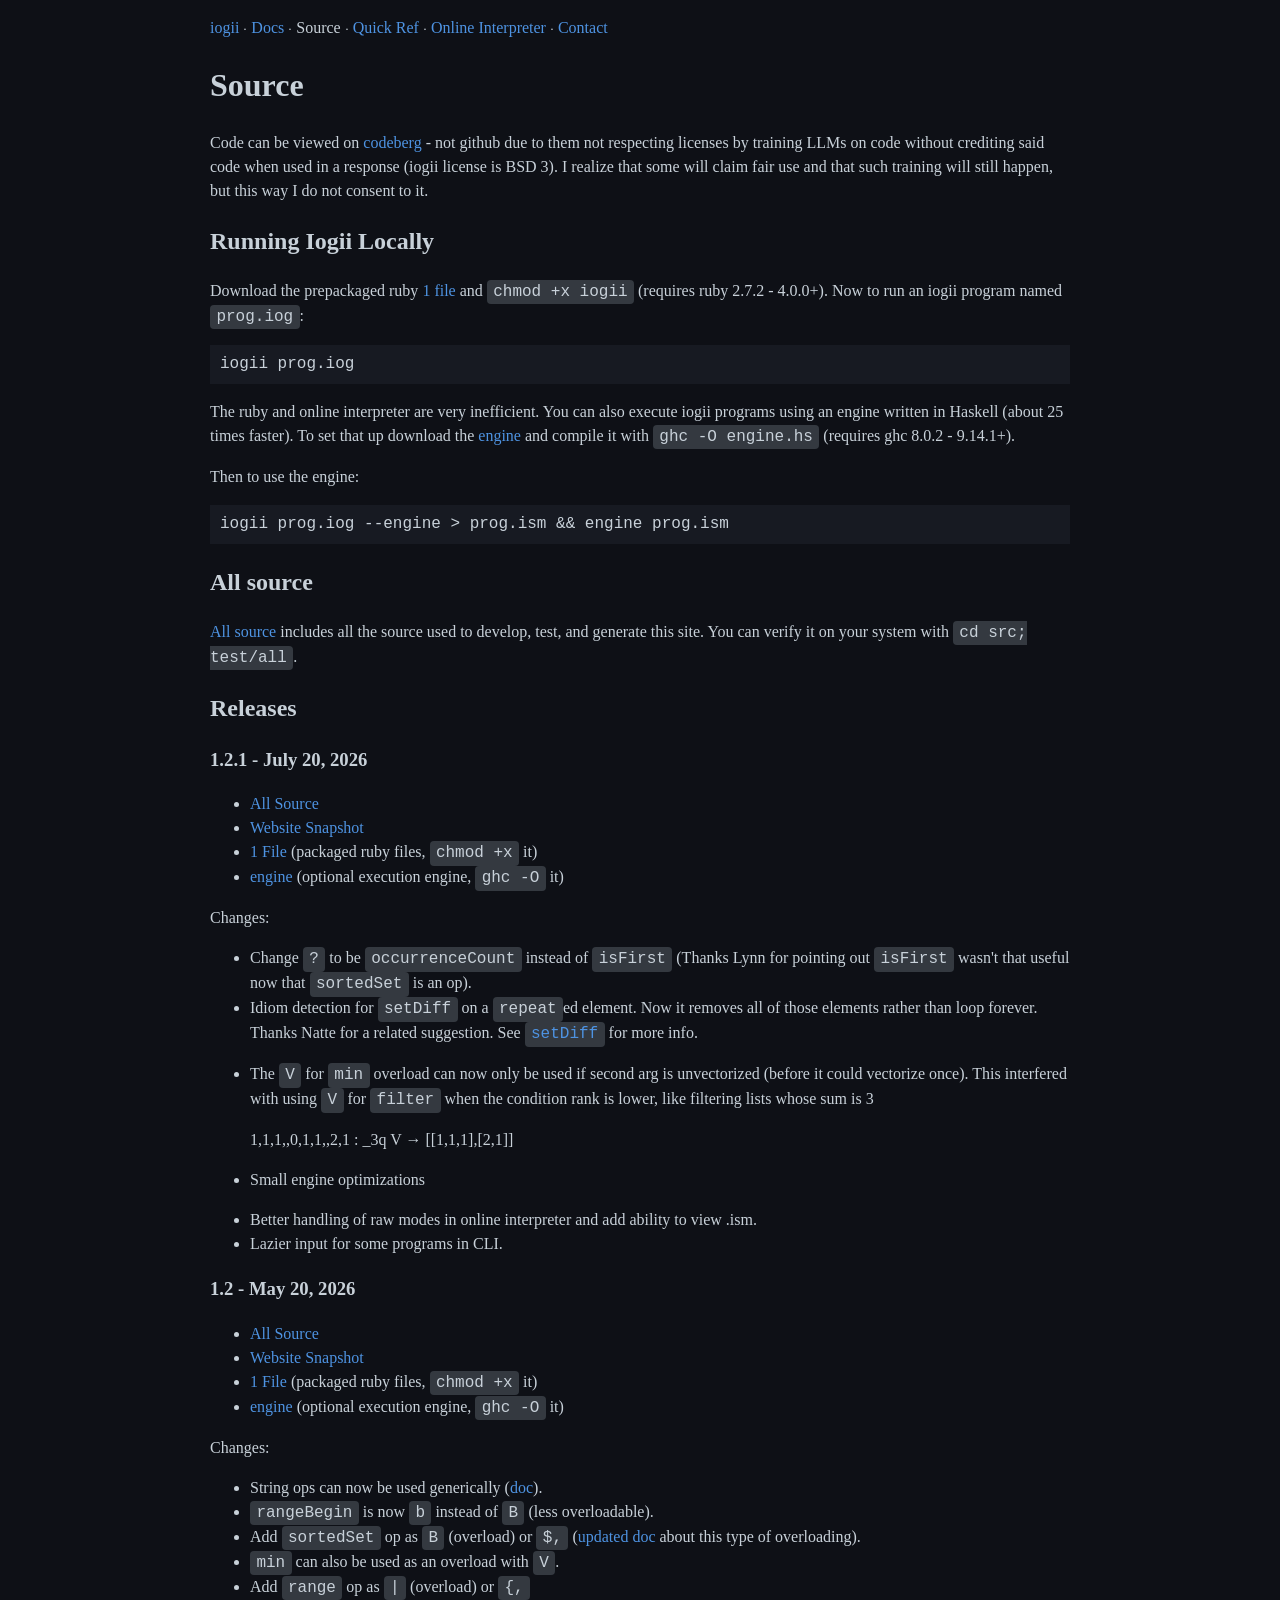
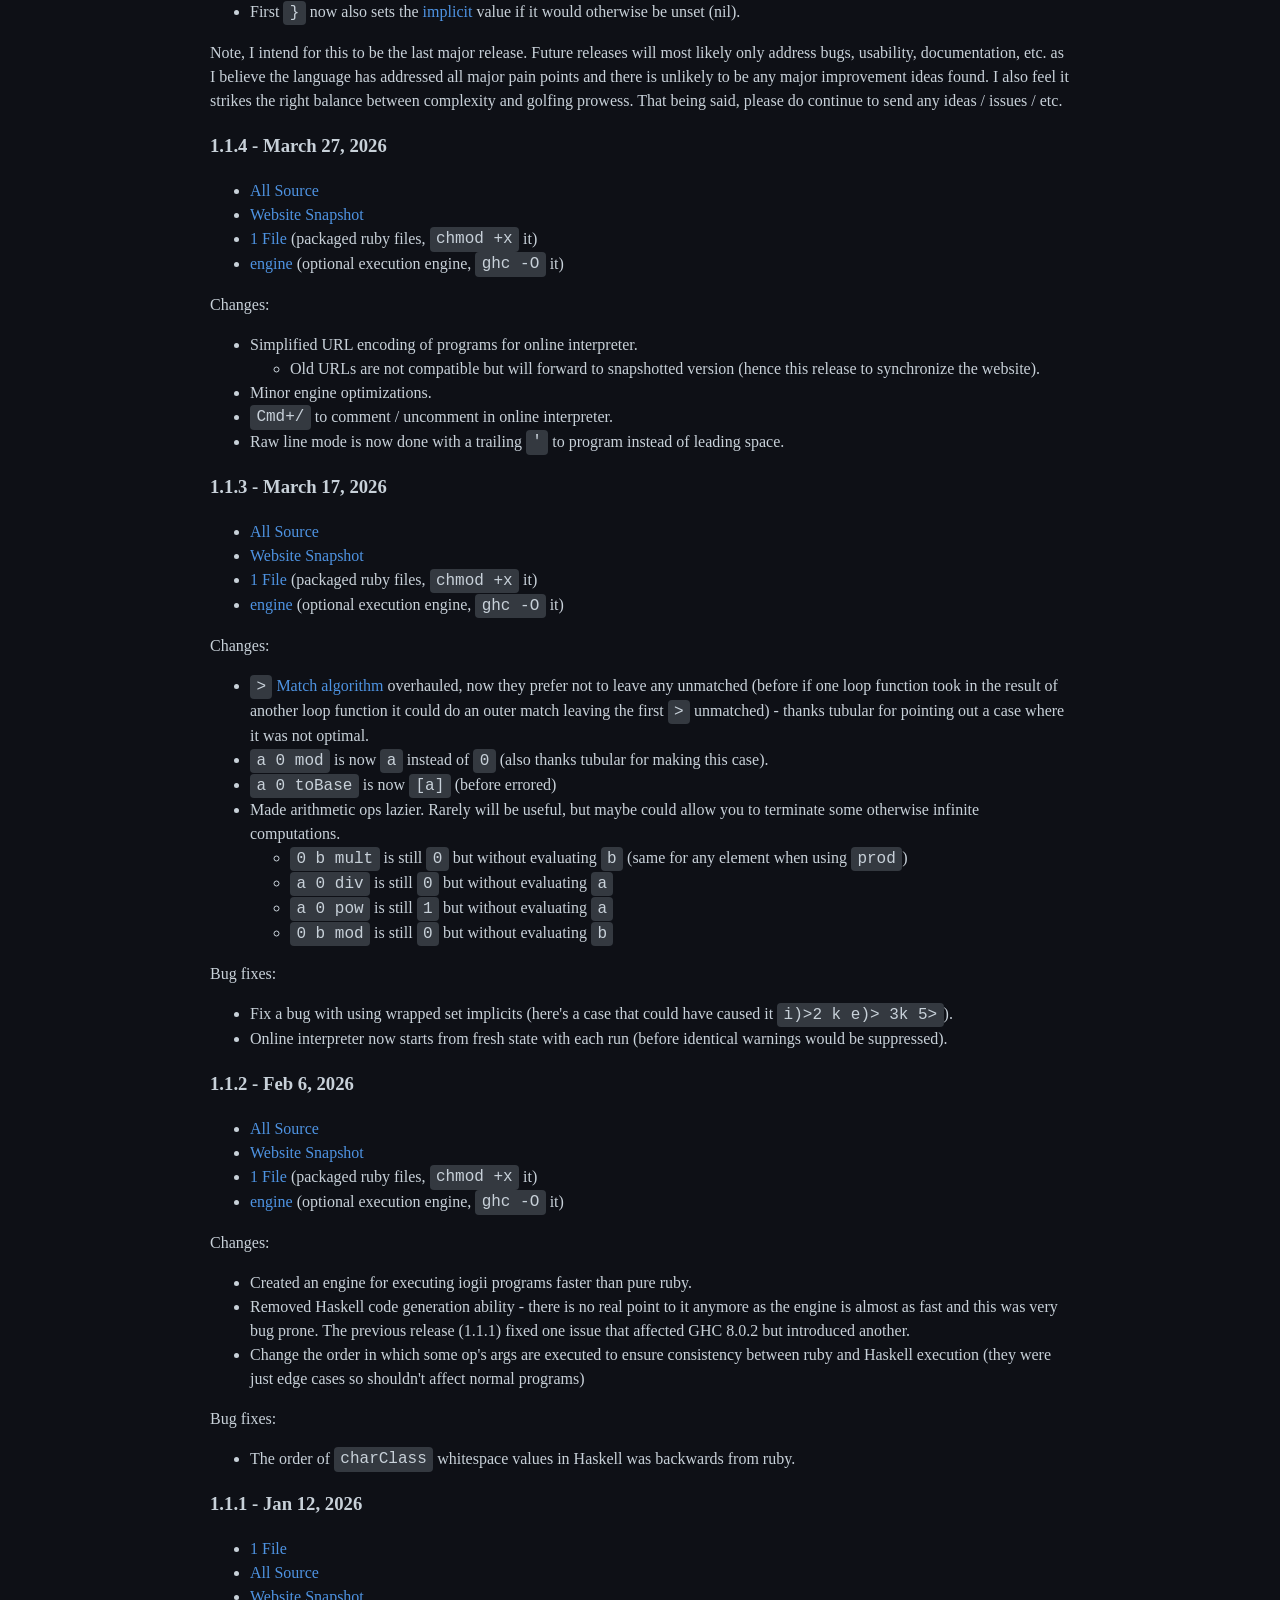
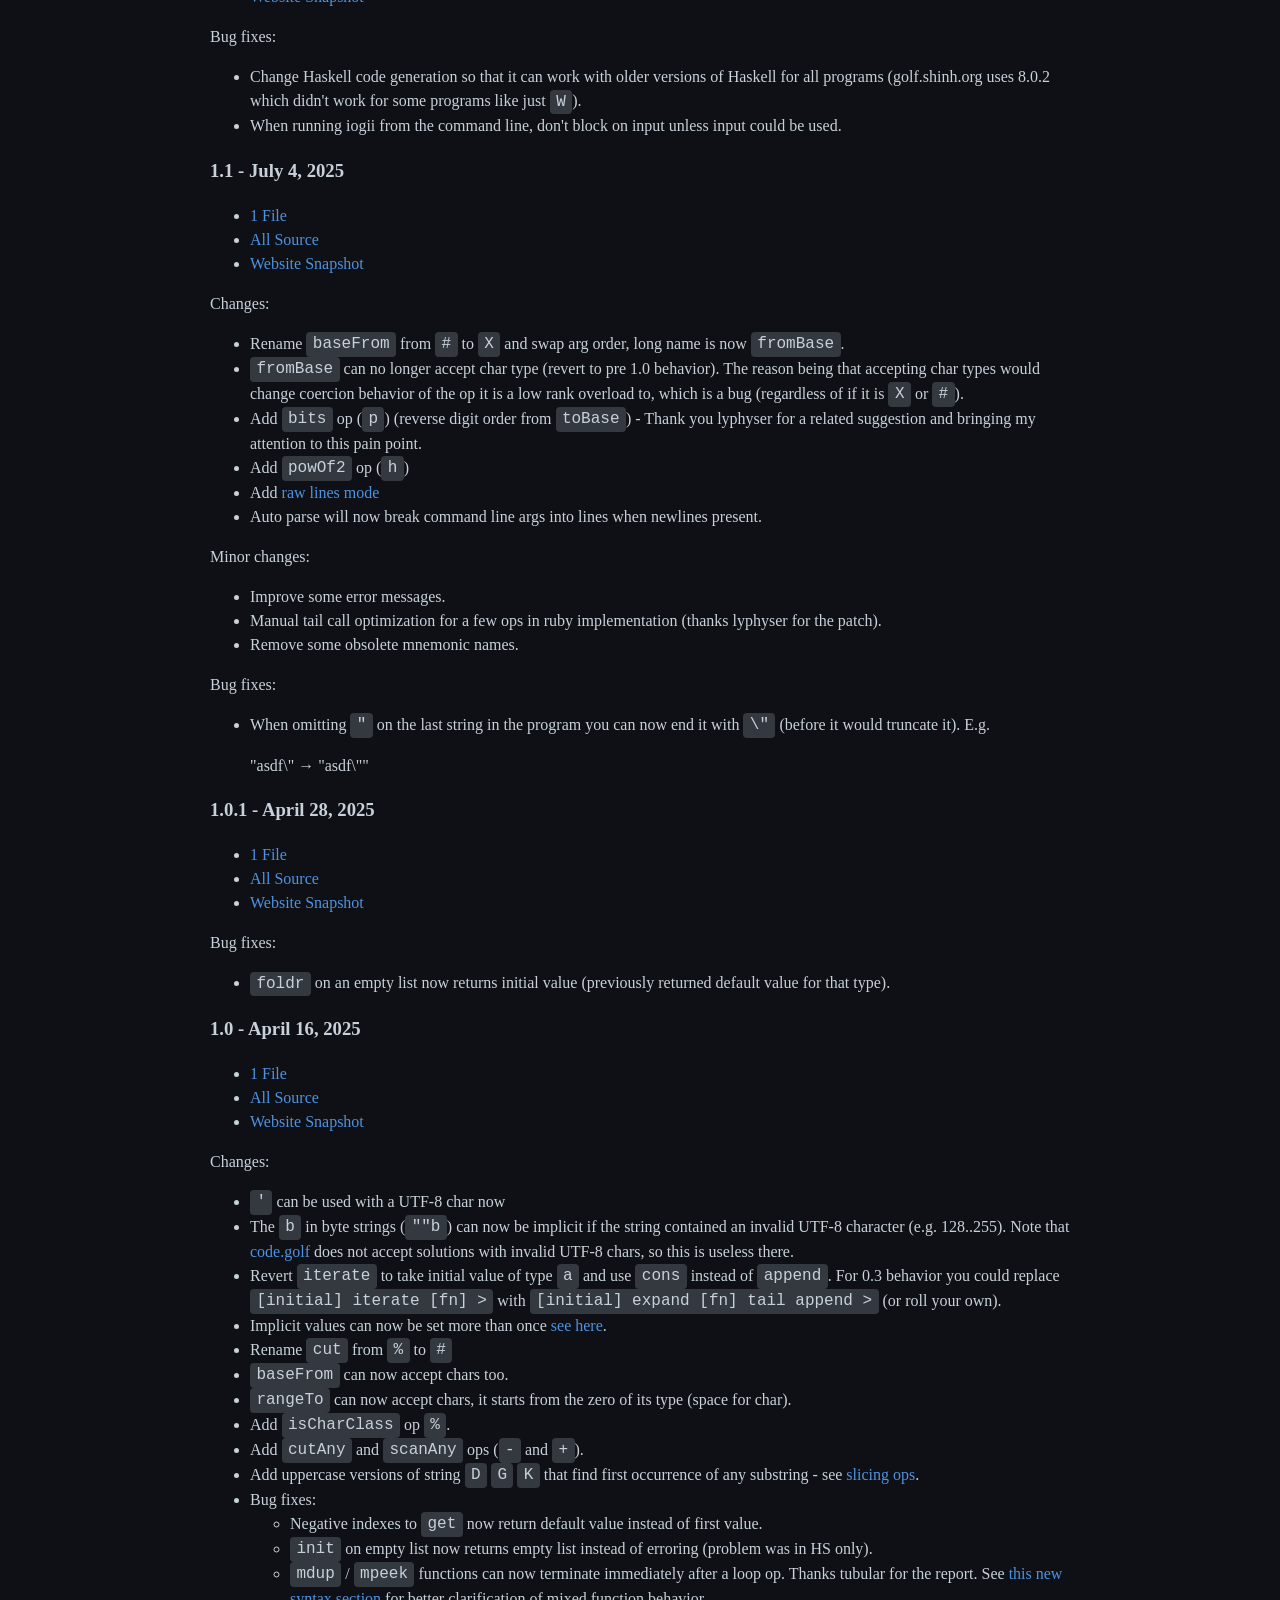
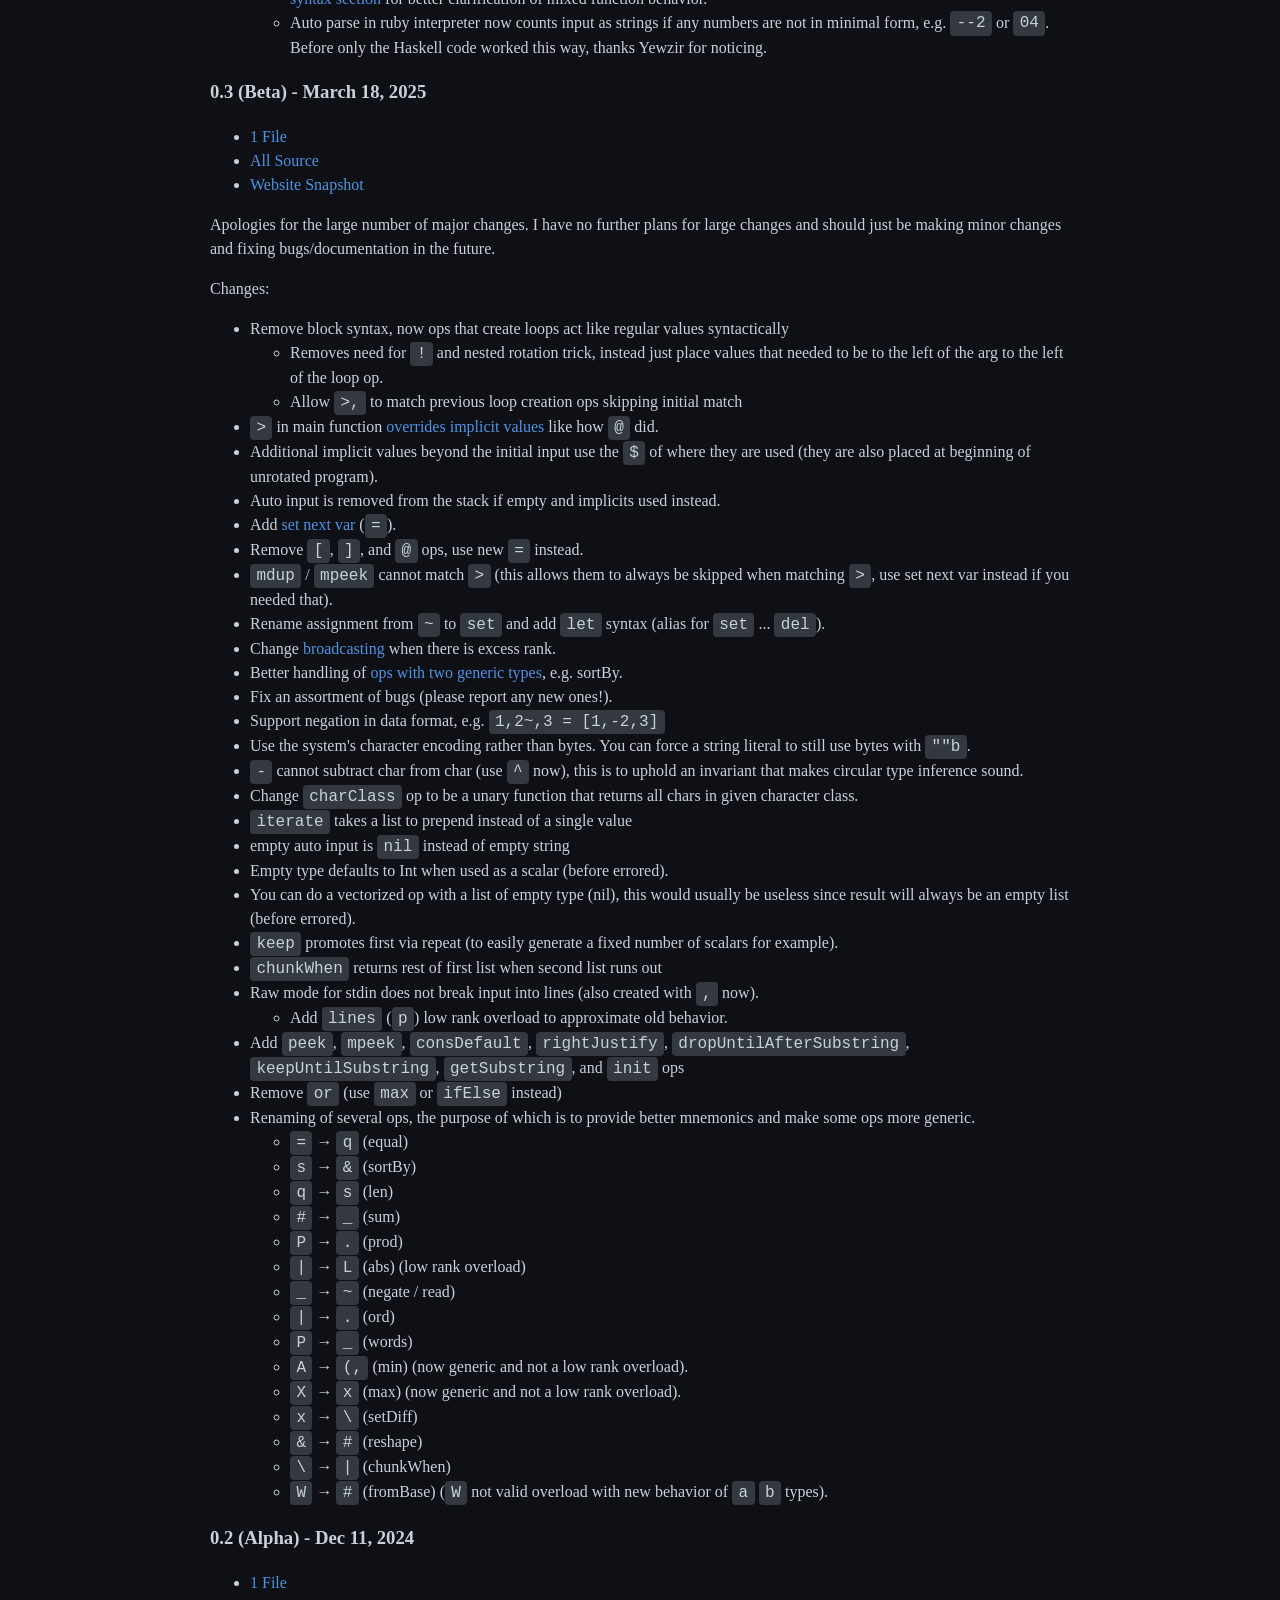
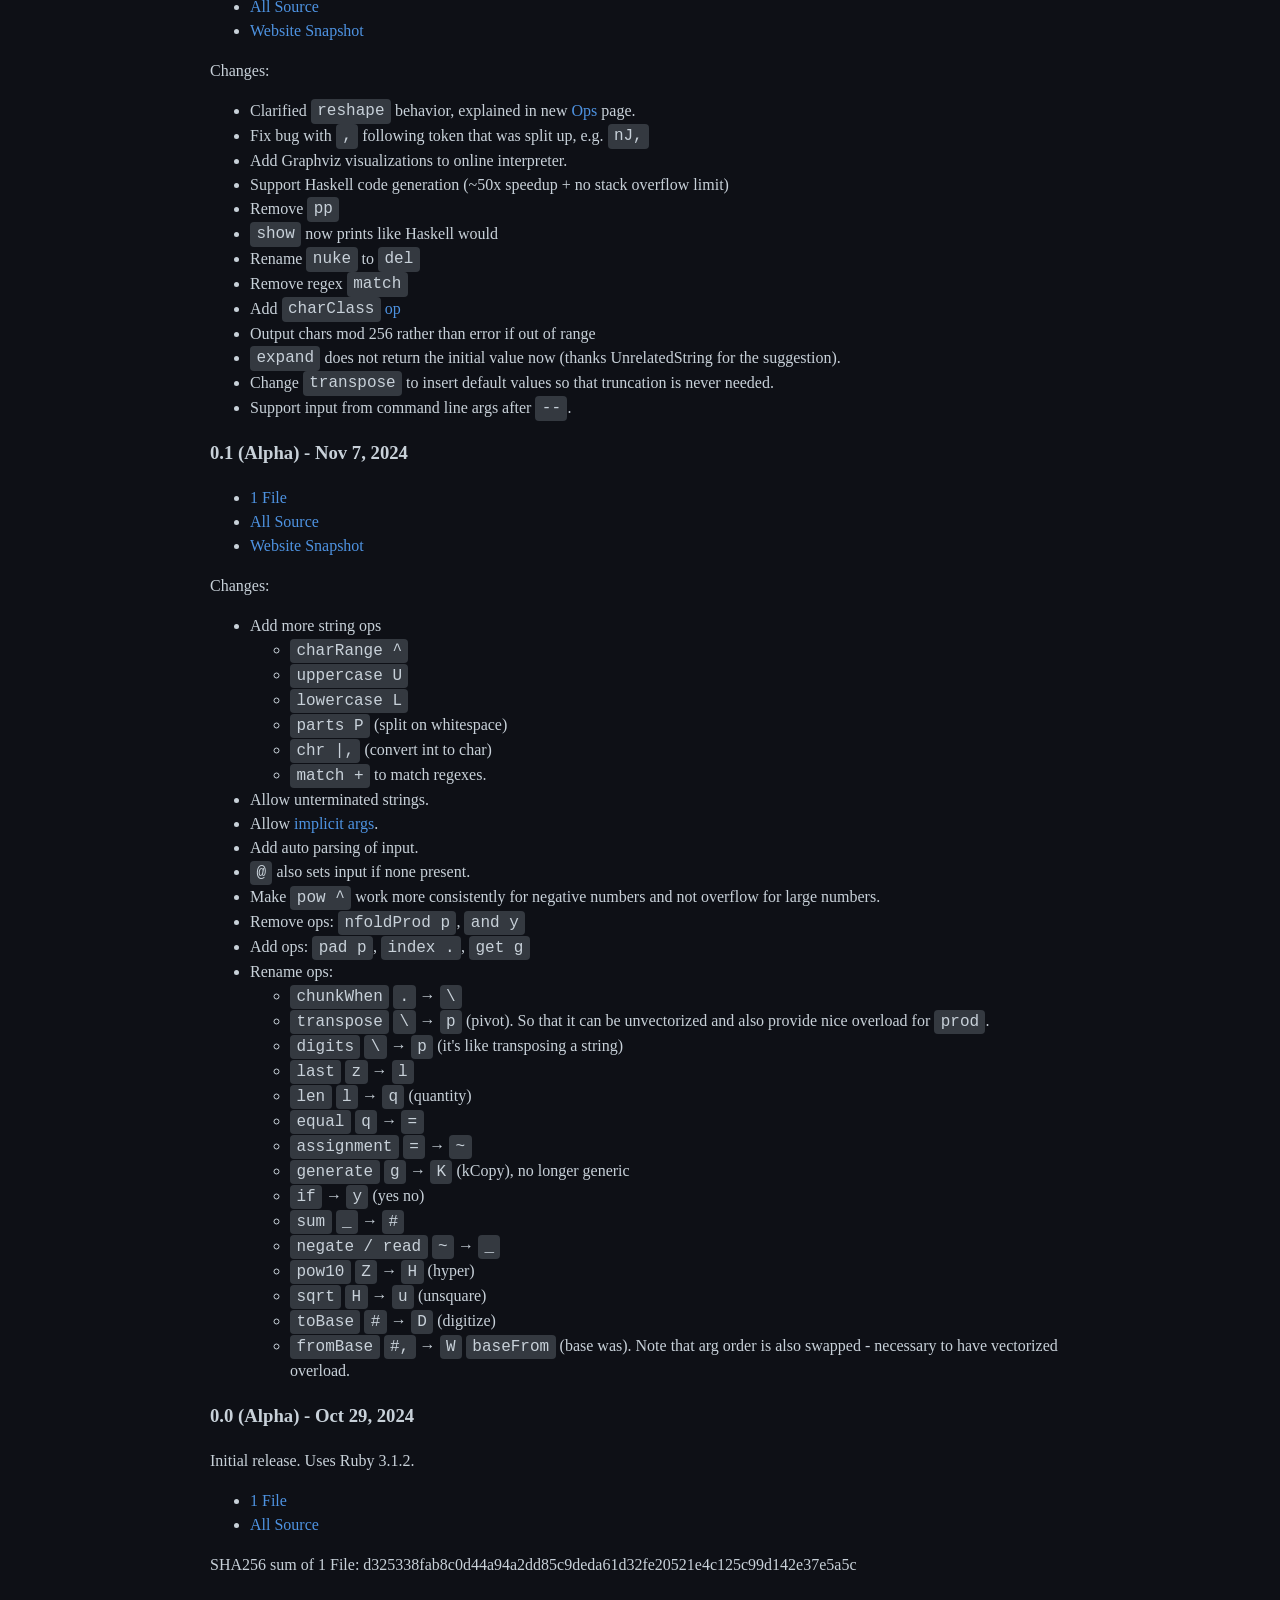
<file: source.html>
<!DOCTYPE html>
<html lang="en"><!-- This file is automatically generated from generate_site.rb by reading docs/source.md --><head><meta name="viewport" content="width=device-width, initial-scale=1"><meta charset="utf-8"><title>Source</title><link rel="stylesheet" href="style.css?v=98f70b5b"><link rel="icon" href="ig.svg?v=0680ddc7" type="image/svg+xml"></head><body>
<div id="content"><p class="noprint"><a href="index.html">iogii</a> ⸱ <a href="docs.html">Docs</a> ⸱ Source ⸱ <a href="quickref.html">Quick Ref</a> ⸱ <a href="onlineinterpreter.html">Online Interpreter</a> ⸱ <a href="contact.html">Contact</a><br></p>

<h1 id="source">Source</h1>

<p>Code can be viewed on <a href="https://codeberg.org/darrenks/iogii">codeberg</a> - not github due to them not respecting licenses by training LLMs on code without crediting said code when used in a response (iogii license is BSD 3). I realize that some will claim fair use and that such training will still happen, but this way I do not consent to it.</p>

<h2 id="runningiogiilocally">Running Iogii Locally</h2>

<p>Download the prepackaged ruby <a href="iogii">1 file</a> and <code class="inline">chmod +x iogii</code> (requires ruby 2.7.2 - 4.0.0+). Now to run an iogii program named <code class="inline">prog.iog</code>:</p>

<pre><code>iogii prog.iog
</code></pre>

<p>The ruby and online interpreter are very inefficient. You can also execute iogii programs using an engine written in Haskell (about 25 times faster). To set that up download the <a href="engine.hs">engine</a> and compile it with <code class="inline">ghc -O engine.hs</code> (requires ghc 8.0.2 - 9.14.1+).</p>

<p>Then to use the engine:</p>

<pre><code>iogii prog.iog --engine &gt; prog.ism &amp;&amp; engine prog.ism
</code></pre>

<h2 id="allsource">All source</h2>

<p><a href="iogii-1.2.1.tgz">All source</a> includes all the source used to develop, test, and generate this site. You can verify it on your system with <code class="inline">cd src; test/all</code>.</p>

<h2 id="releases">Releases</h2>

<h3 id="121july202026">1.2.1 - July 20, 2026</h3>

<ul>
<li><a href="iogii-1.2.1.tgz">All Source</a></li>
<li><a href="snapshot.html?v=1.2.1">Website Snapshot</a></li>
<li><a href="iogii-1.2.1">1 File</a> (packaged ruby files, <code class="inline">chmod +x</code> it)</li>
<li><a href="engine-1.2.1.hs">engine</a> (optional execution engine, <code class="inline">ghc -O</code> it)</li>
</ul>

<p>Changes:</p>

<ul>
<li>Change <code class="inline">?</code> to be <code class="inline">occurrenceCount</code> instead of <code class="inline">isFirst</code> (Thanks Lynn for pointing out <code class="inline">isFirst</code> wasn't that useful now that <code class="inline">sortedSet</code> is an op).</li>
<li>Idiom detection for <code class="inline">setDiff</code> on a <code class="inline">repeat</code>ed element. Now it removes all of those elements rather than loop forever. Thanks Natte for a related suggestion. See <a href="ops.html#setdiff"><code class="inline">setDiff</code></a> for more info.</li>
<li><p>The <code class="inline">V</code> for <code class="inline">min</code> overload can now only be used if second arg is unvectorized (before it could vectorize once). This interfered with using <code class="inline">V</code> for <code class="inline">filter</code> when the condition rank is lower, like filtering lists whose sum is 3</p>

<p>1,1,1,,0,1,1,,2,1 : _3q V → [[1,1,1],[2,1]]</p></li>
<li><p>Small engine optimizations</p></li>
<li>Better handling of raw modes in online interpreter and add ability to view .ism.</li>
<li>Lazier input for some programs in CLI.</li>
</ul>

<h3 id="12may202026">1.2 - May 20, 2026</h3>

<ul>
<li><a href="iogii-1.2.tgz">All Source</a></li>
<li><a href="snapshot.html?v=1.2">Website Snapshot</a></li>
<li><a href="iogii-1.2">1 File</a> (packaged ruby files, <code class="inline">chmod +x</code> it)</li>
<li><a href="engine-1.2.hs">engine</a> (optional execution engine, <code class="inline">ghc -O</code> it)</li>
</ul>

<p>Changes:</p>

<ul>
<li>String ops can now be used generically (<a href="ops.html#asubcharsubops">doc</a>).</li>
<li><code class="inline">rangeBegin</code> is now <code class="inline">b</code> instead of <code class="inline">B</code> (less overloadable).</li>
<li>Add <code class="inline">sortedSet</code> op as <code class="inline">B</code> (overload) or <code class="inline">$,</code> (<a href="types.html#lowrankoverrides">updated doc</a> about this type of overloading).</li>
<li><code class="inline">min</code> can also be used as an overload with <code class="inline">V</code>.</li>
<li>Add <code class="inline">range</code> op as <code class="inline">|</code> (overload) or <code class="inline">{,</code></li>
<li>First <code class="inline">}</code> now also sets the <a href="syntax.html#implicitvalues">implicit</a> value if it would otherwise be unset (nil).</li>
</ul>

<p>Note, I intend for this to be the last major release. Future releases will most likely only address bugs, usability, documentation, etc. as I believe the language has addressed all major pain points and there is unlikely to be any major improvement ideas found. I also feel it strikes the right balance between complexity and golfing prowess. That being said, please do continue to send any ideas / issues / etc.</p>

<h3 id="114march272026">1.1.4 - March 27, 2026</h3>

<ul>
<li><a href="iogii-1.1.4.tgz">All Source</a></li>
<li><a href="snapshot.html?v=1.1.4">Website Snapshot</a></li>
<li><a href="iogii-1.1.4">1 File</a> (packaged ruby files, <code class="inline">chmod +x</code> it)</li>
<li><a href="engine-1.1.4.hs">engine</a> (optional execution engine, <code class="inline">ghc -O</code> it)</li>
</ul>

<p>Changes:</p>

<ul>
<li>Simplified URL encoding of programs for online interpreter.
<ul>
<li>Old URLs are not compatible but will forward to snapshotted version (hence this release to synchronize the website).</li>
</ul></li>
<li>Minor engine optimizations.</li>
<li><code class="inline">Cmd+/</code> to comment / uncomment in online interpreter.</li>
<li>Raw line mode is now done with a trailing <code class="inline">'</code> to program instead of leading space.</li>
</ul>

<h3 id="113march172026">1.1.3 - March 17, 2026</h3>

<ul>
<li><a href="iogii-1.1.3.tgz">All Source</a></li>
<li><a href="snapshot.html?v=1.1.3">Website Snapshot</a></li>
<li><a href="iogii-1.1.3">1 File</a> (packaged ruby files, <code class="inline">chmod +x</code> it)</li>
<li><a href="engine-1.1.3.hs">engine</a> (optional execution engine, <code class="inline">ghc -O</code> it)</li>
</ul>

<p>Changes:</p>

<ul>
<li><code class="inline">&gt;</code> <a href="syntax.html#codeclassinlinegtcodematching">Match algorithm</a> overhauled, now they prefer not to leave any unmatched (before if one loop function took in the result of another loop function it could do an outer match leaving the first <code class="inline">&gt;</code> unmatched) - thanks tubular for pointing out a case where it was not optimal.</li>
<li><code class="inline">a 0 mod</code> is now <code class="inline">a</code> instead of <code class="inline">0</code> (also thanks tubular for making this case).</li>
<li><code class="inline">a 0 toBase</code> is now <code class="inline">[a]</code> (before errored)</li>
<li>Made arithmetic ops lazier. Rarely will be useful, but maybe could allow you to terminate some otherwise infinite computations.
<ul>
<li><code class="inline">0 b mult</code> is still <code class="inline">0</code> but without evaluating <code class="inline">b</code> (same for any element when using <code class="inline">prod</code>)</li>
<li><code class="inline">a 0 div</code> is still <code class="inline">0</code> but without evaluating <code class="inline">a</code></li>
<li><code class="inline">a 0 pow</code> is still <code class="inline">1</code> but without evaluating <code class="inline">a</code></li>
<li><code class="inline">0 b mod</code> is still <code class="inline">0</code> but without evaluating <code class="inline">b</code></li>
</ul></li>
</ul>

<p>Bug fixes:</p>

<ul>
<li>Fix a bug with using wrapped set implicits (here's a case that could have caused it <code class="inline">i)&gt;2 k e)&gt; 3k 5&gt;</code>).</li>
<li>Online interpreter now starts from fresh state with each run (before identical warnings would be suppressed).</li>
</ul>

<h3 id="112feb62026">1.1.2 - Feb 6, 2026</h3>

<ul>
<li><a href="iogii-1.1.2.tgz">All Source</a></li>
<li><a href="snapshot.html?v=1.1.2">Website Snapshot</a></li>
<li><a href="iogii-1.1.2">1 File</a> (packaged ruby files, <code class="inline">chmod +x</code> it)</li>
<li><a href="engine-1.1.2.hs">engine</a> (optional execution engine, <code class="inline">ghc -O</code> it)</li>
</ul>

<p>Changes:</p>

<ul>
<li>Created an engine for executing iogii programs faster than pure ruby.</li>
<li>Removed Haskell code generation ability - there is no real point to it anymore as the engine is almost as fast and this was very bug prone. The previous release (1.1.1) fixed one issue that affected GHC 8.0.2 but introduced another.</li>
<li>Change the order in which some op's args are executed to ensure consistency between ruby and Haskell execution (they were just edge cases so shouldn't affect normal programs)</li>
</ul>

<p>Bug fixes:</p>

<ul>
<li>The order of <code class="inline">charClass</code> whitespace values in Haskell was backwards from ruby.</li>
</ul>

<h3 id="111jan122026">1.1.1 - Jan 12, 2026</h3>

<ul>
<li><a href="iogii-1.1.1">1 File</a></li>
<li><a href="iogii-1.1.1.tgz">All Source</a></li>
<li><a href="snapshot.html?v=1.1.1">Website Snapshot</a></li>
</ul>

<p>Bug fixes:</p>

<ul>
<li>Change Haskell code generation so that it can work with older versions of Haskell for all programs (golf.shinh.org uses 8.0.2 which didn't work for some programs like just <code class="inline">W</code>).</li>
<li>When running iogii from the command line, don't block on input unless input could be used.</li>
</ul>

<h3 id="11july42025">1.1 - July 4, 2025</h3>

<ul>
<li><a href="iogii-1.1">1 File</a></li>
<li><a href="iogii-1.1.tgz">All Source</a></li>
<li><a href="snapshot.html?v=1.1">Website Snapshot</a></li>
</ul>

<p>Changes:</p>

<ul>
<li>Rename <code class="inline">baseFrom</code> from <code class="inline">#</code> to <code class="inline">X</code> and swap arg order, long name is now <code class="inline">fromBase</code>.</li>
<li><code class="inline">fromBase</code> can no longer accept char type (revert to pre 1.0 behavior). The reason being that accepting char types would change coercion behavior of the op it is a low rank overload to, which is a bug (regardless of if it is <code class="inline">X</code> or <code class="inline">#</code>).</li>
<li>Add <code class="inline">bits</code> op (<code class="inline">p</code>) (reverse digit order from <code class="inline">toBase</code>) - Thank you lyphyser for a related suggestion and bringing my attention to this pain point.</li>
<li>Add <code class="inline">powOf2</code> op (<code class="inline">h</code>)</li>
<li>Add <a href="io.html#rawmodes">raw lines mode</a></li>
<li>Auto parse will now break command line args into lines when newlines present.</li>
</ul>

<p>Minor changes:</p>

<ul>
<li>Improve some error messages.</li>
<li>Manual tail call optimization for a few ops in ruby implementation (thanks lyphyser for the patch).</li>
<li>Remove some obsolete mnemonic names.</li>
</ul>

<p>Bug fixes:</p>

<ul>
<li><p>When omitting <code class="inline">"</code> on the last string in the program you can now end it with <code class="inline">\"</code> (before it would truncate it). E.g.</p>

<p>"asdf\" → "asdf\""</p></li>
</ul>

<h3 id="101april282025">1.0.1 - April 28, 2025</h3>

<ul>
<li><a href="iogii-1.0.1">1 File</a></li>
<li><a href="iogii-1.0.1.tgz">All Source</a></li>
<li><a href="snapshot.html?v=1.0.1">Website Snapshot</a></li>
</ul>

<p>Bug fixes:</p>

<ul>
<li><code class="inline">foldr</code> on an empty list now returns initial value (previously returned default value for that type).</li>
</ul>

<h3 id="10april162025">1.0 - April 16, 2025</h3>

<ul>
<li><a href="iogii-1.0">1 File</a></li>
<li><a href="iogii-1.0.tgz">All Source</a></li>
<li><a href="snapshot.html?v=1.0">Website Snapshot</a></li>
</ul>

<p>Changes:</p>

<ul>
<li><code class="inline">'</code> can be used with a UTF-8 char now</li>
<li>The <code class="inline">b</code> in byte strings (<code class="inline">""b</code>) can now be implicit if the string contained an invalid UTF-8 character (e.g. 128..255). Note that <a href="https://code.golf">code.golf</a> does not accept solutions with invalid UTF-8 chars, so this is useless there.</li>
<li>Revert <code class="inline">iterate</code> to take initial value of type <code class="inline">a</code> and use <code class="inline">cons</code> instead of <code class="inline">append</code>. For 0.3 behavior you could replace <code class="inline">[initial] iterate [fn] &gt;</code> with <code class="inline">[initial] expand [fn] tail append &gt;</code> (or roll your own).</li>
<li>Implicit values can now be set more than once <a href="syntax.html#unmatchedendbrackets">see here</a>.</li>
<li>Rename <code class="inline">cut</code> from <code class="inline">%</code> to <code class="inline">#</code></li>
<li><code class="inline">baseFrom</code> can now accept chars too.</li>
<li><code class="inline">rangeTo</code> can now accept chars, it starts from the zero of its type (space for char).</li>
<li>Add <code class="inline">isCharClass</code> op <code class="inline">%</code>.</li>
<li>Add <code class="inline">cutAny</code> and <code class="inline">scanAny</code> ops (<code class="inline">-</code> and <code class="inline">+</code>).</li>
<li>Add uppercase versions of string <code class="inline">D</code> <code class="inline">G</code> <code class="inline">K</code> that find first occurrence of any substring - see <a href="ops.html#slicingops">slicing ops</a>.</li>
<li>Bug fixes:
<ul>
<li>Negative indexes to <code class="inline">get</code> now return default value instead of first value.</li>
<li><code class="inline">init</code> on empty list now returns empty list instead of erroring (problem was in HS only).</li>
<li><code class="inline">mdup</code> / <code class="inline">mpeek</code> functions can now terminate immediately after a loop op. Thanks tubular for the report. See <a href="syntax.html#differencebetweenfunctionloopopandmetaopfunctions">this new syntax section</a> for better clarification of mixed function behavior.</li>
<li>Auto parse in ruby interpreter now counts input as strings if any numbers are not in minimal form, e.g. <code class="inline">--2</code> or <code class="inline">04</code>. Before only the Haskell code worked this way, thanks Yewzir for noticing.</li>
</ul></li>
</ul>

<h3 id="03betamarch182025">0.3 (Beta) - March 18, 2025</h3>

<ul>
<li><a href="iogii-0.3-beta">1 File</a></li>
<li><a href="iogii-0.3-beta.tgz">All Source</a></li>
<li><a href="snapshot.html?v=0.3">Website Snapshot</a></li>
</ul>

<p>Apologies for the large number of major changes. I have no further plans for large changes and should just be making minor changes and fixing bugs/documentation in the future.</p>

<p>Changes:</p>

<ul>
<li>Remove block syntax, now ops that create loops act like regular values syntactically
<ul>
<li>Removes need for <code class="inline">!</code> and nested rotation trick, instead just place values that needed to be to the left of the arg to the left of the loop op.</li>
<li>Allow <code class="inline">&gt;,</code> to match previous loop creation ops skipping initial match</li>
</ul></li>
<li><code class="inline">&gt;</code> in main function <a href="syntax.html#unmatchedendbrackets">overrides implicit values</a> like how <code class="inline">@</code> did.</li>
<li>Additional implicit values beyond the initial input use the <code class="inline">$</code> of where they are used (they are also placed at beginning of unrotated program).</li>
<li>Auto input is removed from the stack if empty and implicits used instead.</li>
<li>Add <a href="syntax.html#setnextvar">set next var</a> (<code class="inline">=</code>).</li>
<li>Remove <code class="inline">[</code>, <code class="inline">]</code>, and <code class="inline">@</code> ops, use new <code class="inline">=</code> instead.</li>
<li><code class="inline">mdup</code> / <code class="inline">mpeek</code> cannot match <code class="inline">&gt;</code> (this allows them to always be skipped when matching <code class="inline">&gt;</code>, use set next var instead if you needed that).</li>
<li>Rename assignment from <code class="inline">~</code> to <code class="inline">set</code> and add <code class="inline">let</code> syntax (alias for <code class="inline">set</code> ... <code class="inline">del</code>).</li>
<li>Change <a href="vectorization.html#broadcastingwithexcessrank">broadcasting</a> when there is excess rank.</li>
<li>Better handling of <a href="types.html#opswithtwogenerictypes">ops with two generic types</a>, e.g. sortBy.</li>
<li>Fix an assortment of bugs (please report any new ones!).</li>
<li>Support negation in data format, e.g. <code class="inline">1,2~,3 = [1,-2,3]</code></li>
<li>Use the system's character encoding rather than bytes. You can force a string literal to still use bytes with <code class="inline">""b</code>.</li>
<li><code class="inline">-</code> cannot subtract char from char (use <code class="inline">^</code> now), this is to uphold an invariant that makes circular type inference sound.</li>
<li>Change <code class="inline">charClass</code> op to be a unary function that returns all chars in given character class.</li>
<li><code class="inline">iterate</code> takes a list to prepend instead of a single value</li>
<li>empty auto input is <code class="inline">nil</code> instead of empty string</li>
<li>Empty type defaults to Int when used as a scalar (before errored).</li>
<li>You can do a vectorized op with a list of empty type (nil), this would usually be useless since result will always be an empty list (before errored).</li>
<li><code class="inline">keep</code> promotes first via repeat (to easily generate a fixed number of scalars for example).</li>
<li><code class="inline">chunkWhen</code> returns rest of first list when second list runs out</li>
<li>Raw mode for stdin does not break input into lines (also created with <code class="inline">,</code> now).
<ul>
<li>Add <code class="inline">lines</code> (<code class="inline">p</code>) low rank overload to approximate old behavior.</li>
</ul></li>
<li>Add <code class="inline">peek</code>, <code class="inline">mpeek</code>, <code class="inline">consDefault</code>, <code class="inline">rightJustify</code>, <code class="inline">dropUntilAfterSubstring</code>, <code class="inline">keepUntilSubstring</code>, <code class="inline">getSubstring</code>, and <code class="inline">init</code> ops</li>
<li>Remove <code class="inline">or</code> (use <code class="inline">max</code> or <code class="inline">ifElse</code> instead)</li>
<li>Renaming of several ops, the purpose of which is to provide better mnemonics and make some ops more generic.
<ul>
<li><code class="inline">=</code> → <code class="inline">q</code> (equal)</li>
<li><code class="inline">s</code> → <code class="inline">&amp;</code> (sortBy)</li>
<li><code class="inline">q</code> → <code class="inline">s</code> (len)</li>
<li><code class="inline">#</code> → <code class="inline">_</code> (sum)</li>
<li><code class="inline">P</code> → <code class="inline">.</code> (prod)</li>
<li><code class="inline">|</code> → <code class="inline">L</code> (abs) (low rank overload)</li>
<li><code class="inline">_</code> → <code class="inline">~</code> (negate / read)</li>
<li><code class="inline">|</code> → <code class="inline">.</code> (ord)</li>
<li><code class="inline">P</code> → <code class="inline">_</code> (words)</li>
<li><code class="inline">A</code> → <code class="inline">(,</code> (min) (now generic and not a low rank overload).</li>
<li><code class="inline">X</code> → <code class="inline">x</code> (max) (now generic and not a low rank overload).</li>
<li><code class="inline">x</code> → <code class="inline">\</code> (setDiff)</li>
<li><code class="inline">&amp;</code> → <code class="inline">#</code> (reshape)</li>
<li><code class="inline">\</code> → <code class="inline">|</code> (chunkWhen)</li>
<li><code class="inline">W</code> → <code class="inline">#</code> (fromBase) (<code class="inline">W</code> not valid overload with new behavior of <code class="inline">a</code> <code class="inline">b</code> types).</li>
</ul></li>
</ul>

<h3 id="02alphadec112024">0.2 (Alpha) - Dec 11, 2024</h3>

<ul>
<li><a href="iogii-0.2-alpha">1 File</a></li>
<li><a href="iogii-0.2-alpha.tgz">All Source</a></li>
<li><a href="snapshot.html?v=0.2">Website Snapshot</a></li>
</ul>

<p>Changes:</p>

<ul>
<li>Clarified <code class="inline">reshape</code> behavior, explained in new <a href="ops.html">Ops</a> page.</li>
<li>Fix bug with <code class="inline">,</code> following token that was split up, e.g. <code class="inline">nJ,</code></li>
<li>Add Graphviz visualizations to online interpreter.</li>
<li>Support Haskell code generation (~50x speedup + no stack overflow limit)</li>
<li>Remove <code class="inline">pp</code></li>
<li><code class="inline">show</code> now prints like Haskell would</li>
<li>Rename <code class="inline">nuke</code> to <code class="inline">del</code></li>
<li>Remove regex <code class="inline">match</code></li>
<li>Add <code class="inline">charClass</code> <a href="ops.html#charclass">op</a></li>
<li>Output chars mod 256 rather than error if out of range</li>
<li><code class="inline">expand</code> does not return the initial value now (thanks UnrelatedString for the suggestion).</li>
<li>Change <code class="inline">transpose</code> to insert default values so that truncation is never needed.</li>
<li>Support input from command line args after <code class="inline">--</code>.</li>
</ul>

<h3 id="01alphanov72024">0.1 (Alpha) - Nov 7, 2024</h3>

<ul>
<li><a href="iogii-0.1-alpha">1 File</a></li>
<li><a href="iogii-0.1-alpha.tgz">All Source</a></li>
<li><a href="snapshot.html?v=0.1">Website Snapshot</a></li>
</ul>

<p>Changes:</p>

<ul>
<li>Add more string ops
<ul>
<li><code class="inline">charRange ^</code></li>
<li><code class="inline">uppercase U</code></li>
<li><code class="inline">lowercase L</code></li>
<li><code class="inline">parts P</code> (split on whitespace)</li>
<li><code class="inline">chr |,</code> (convert int to char)</li>
<li><code class="inline">match +</code> to match regexes.</li>
</ul></li>
<li>Allow unterminated strings.</li>
<li>Allow <a href="syntax.html#implicitargs">implicit args</a>.</li>
<li>Add auto parsing of input.</li>
<li><code class="inline">@</code> also sets input if none present.</li>
<li>Make <code class="inline">pow ^</code> work more consistently for negative numbers and not overflow for large numbers.</li>
<li>Remove ops: <code class="inline">nfoldProd p</code>, <code class="inline">and y</code></li>
<li>Add ops: <code class="inline">pad p</code>, <code class="inline">index .</code>, <code class="inline">get g</code></li>
<li>Rename ops:
<ul>
<li><code class="inline">chunkWhen</code> <code class="inline">.</code> → <code class="inline">\</code></li>
<li><code class="inline">transpose</code> <code class="inline">\</code> → <code class="inline">p</code> (pivot). So that it can be unvectorized and also provide nice overload for <code class="inline">prod</code>.</li>
<li><code class="inline">digits</code> <code class="inline">\</code> → <code class="inline">p</code> (it's like transposing a string)</li>
<li><code class="inline">last</code> <code class="inline">z</code> → <code class="inline">l</code></li>
<li><code class="inline">len</code> <code class="inline">l</code> → <code class="inline">q</code> (quantity)</li>
<li><code class="inline">equal</code> <code class="inline">q</code> → <code class="inline">=</code></li>
<li><code class="inline">assignment</code> <code class="inline">=</code> → <code class="inline">~</code></li>
<li><code class="inline">generate</code> <code class="inline">g</code> → <code class="inline">K</code> (kCopy), no longer generic</li>
<li><code class="inline">if</code> → <code class="inline">y</code> (yes no)</li>
<li><code class="inline">sum</code> <code class="inline">_</code> → <code class="inline">#</code></li>
<li><code class="inline">negate / read</code> <code class="inline">~</code> → <code class="inline">_</code></li>
<li><code class="inline">pow10</code> <code class="inline">Z</code> → <code class="inline">H</code> (hyper)</li>
<li><code class="inline">sqrt</code> <code class="inline">H</code> → <code class="inline">u</code> (unsquare)</li>
<li><code class="inline">toBase</code> <code class="inline">#</code> → <code class="inline">D</code> (digitize)</li>
<li><code class="inline">fromBase</code> <code class="inline">#,</code> → <code class="inline">W</code> <code class="inline">baseFrom</code> (base was). Note that arg order is also swapped - necessary to have vectorized overload.</li>
</ul></li>
</ul>

<h3 id="00alphaoct292024">0.0 (Alpha) - Oct 29, 2024</h3>

<p>Initial release. Uses Ruby 3.1.2.</p>

<ul>
<li><a href="iogii-0.0-alpha">1 File</a></li>
<li><a href="iogii-0.0-alpha.tgz">All Source</a></li>
</ul>

<p>SHA256 sum of 1 File: d325338fab8c0d44a94a2dd85c9deda61d32fe20521e4c125c99d142e37e5a5c</p>
</div>
</body></html>
</file>
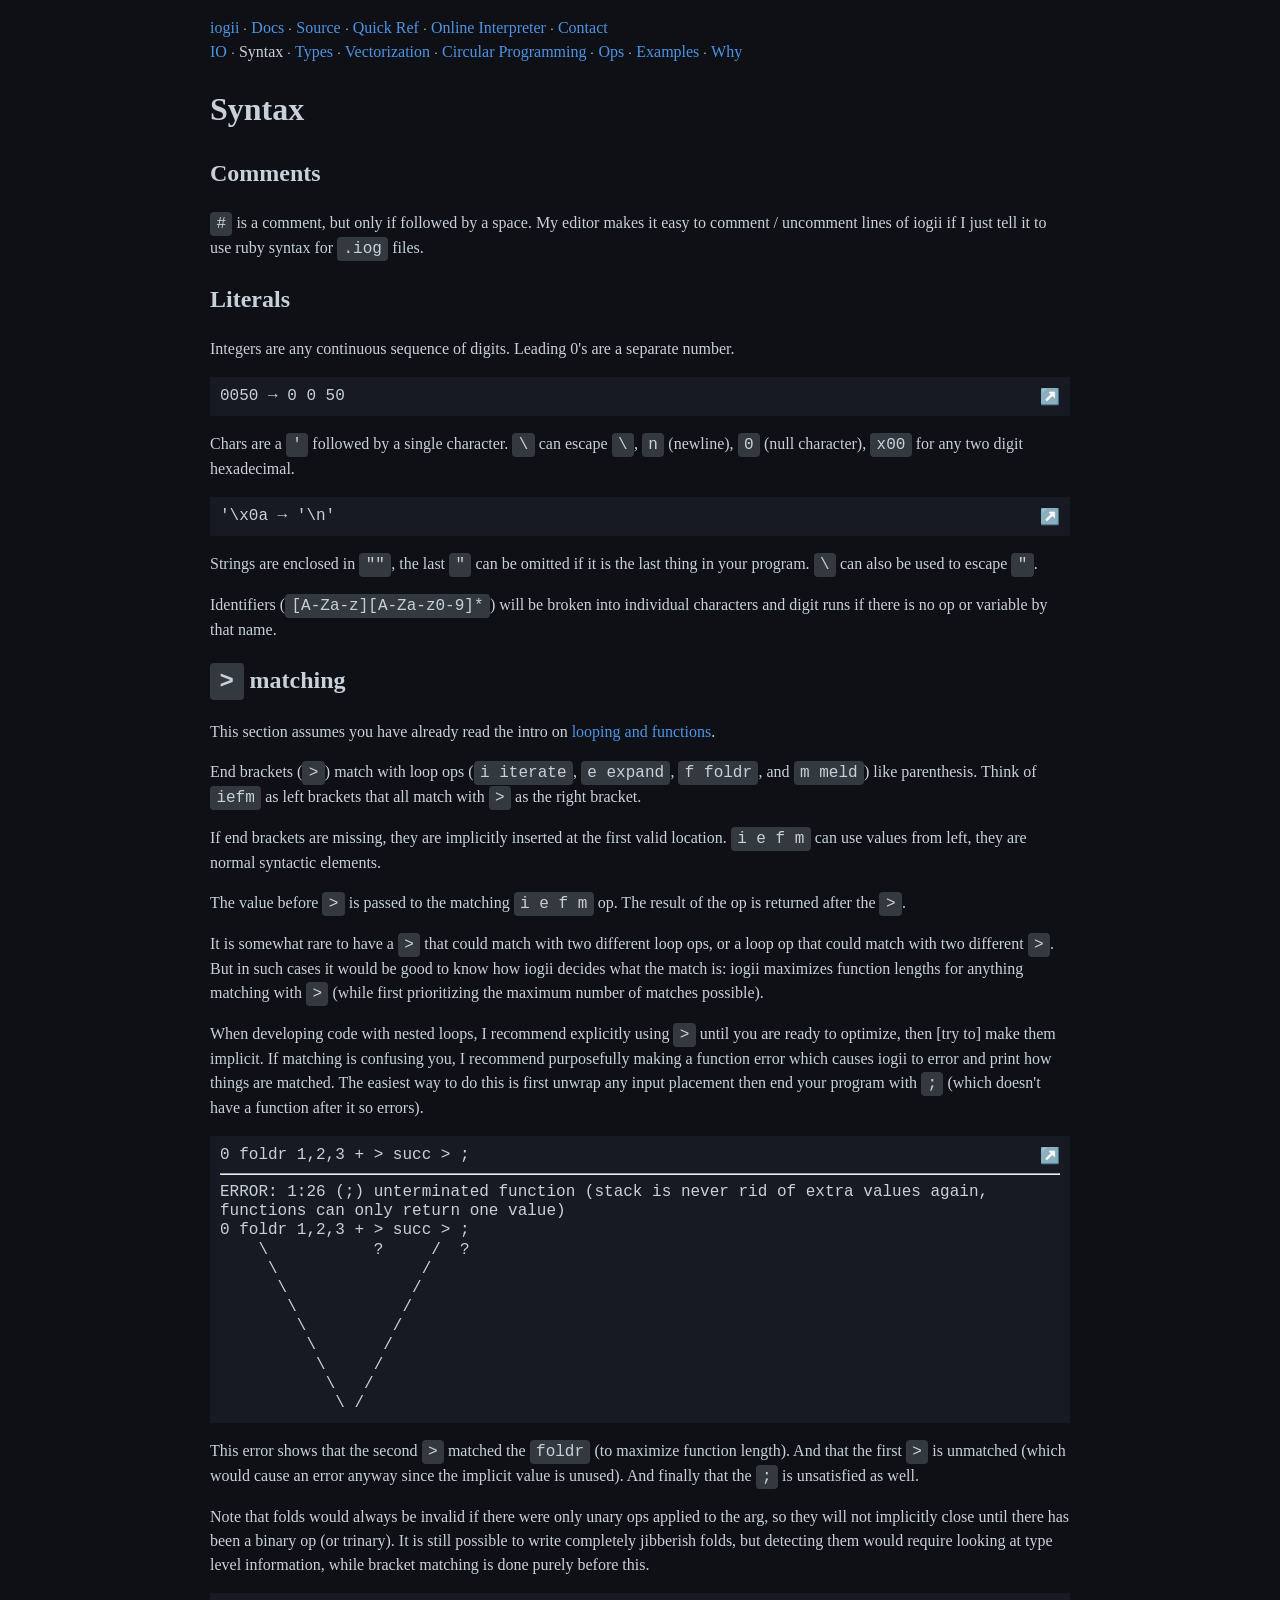
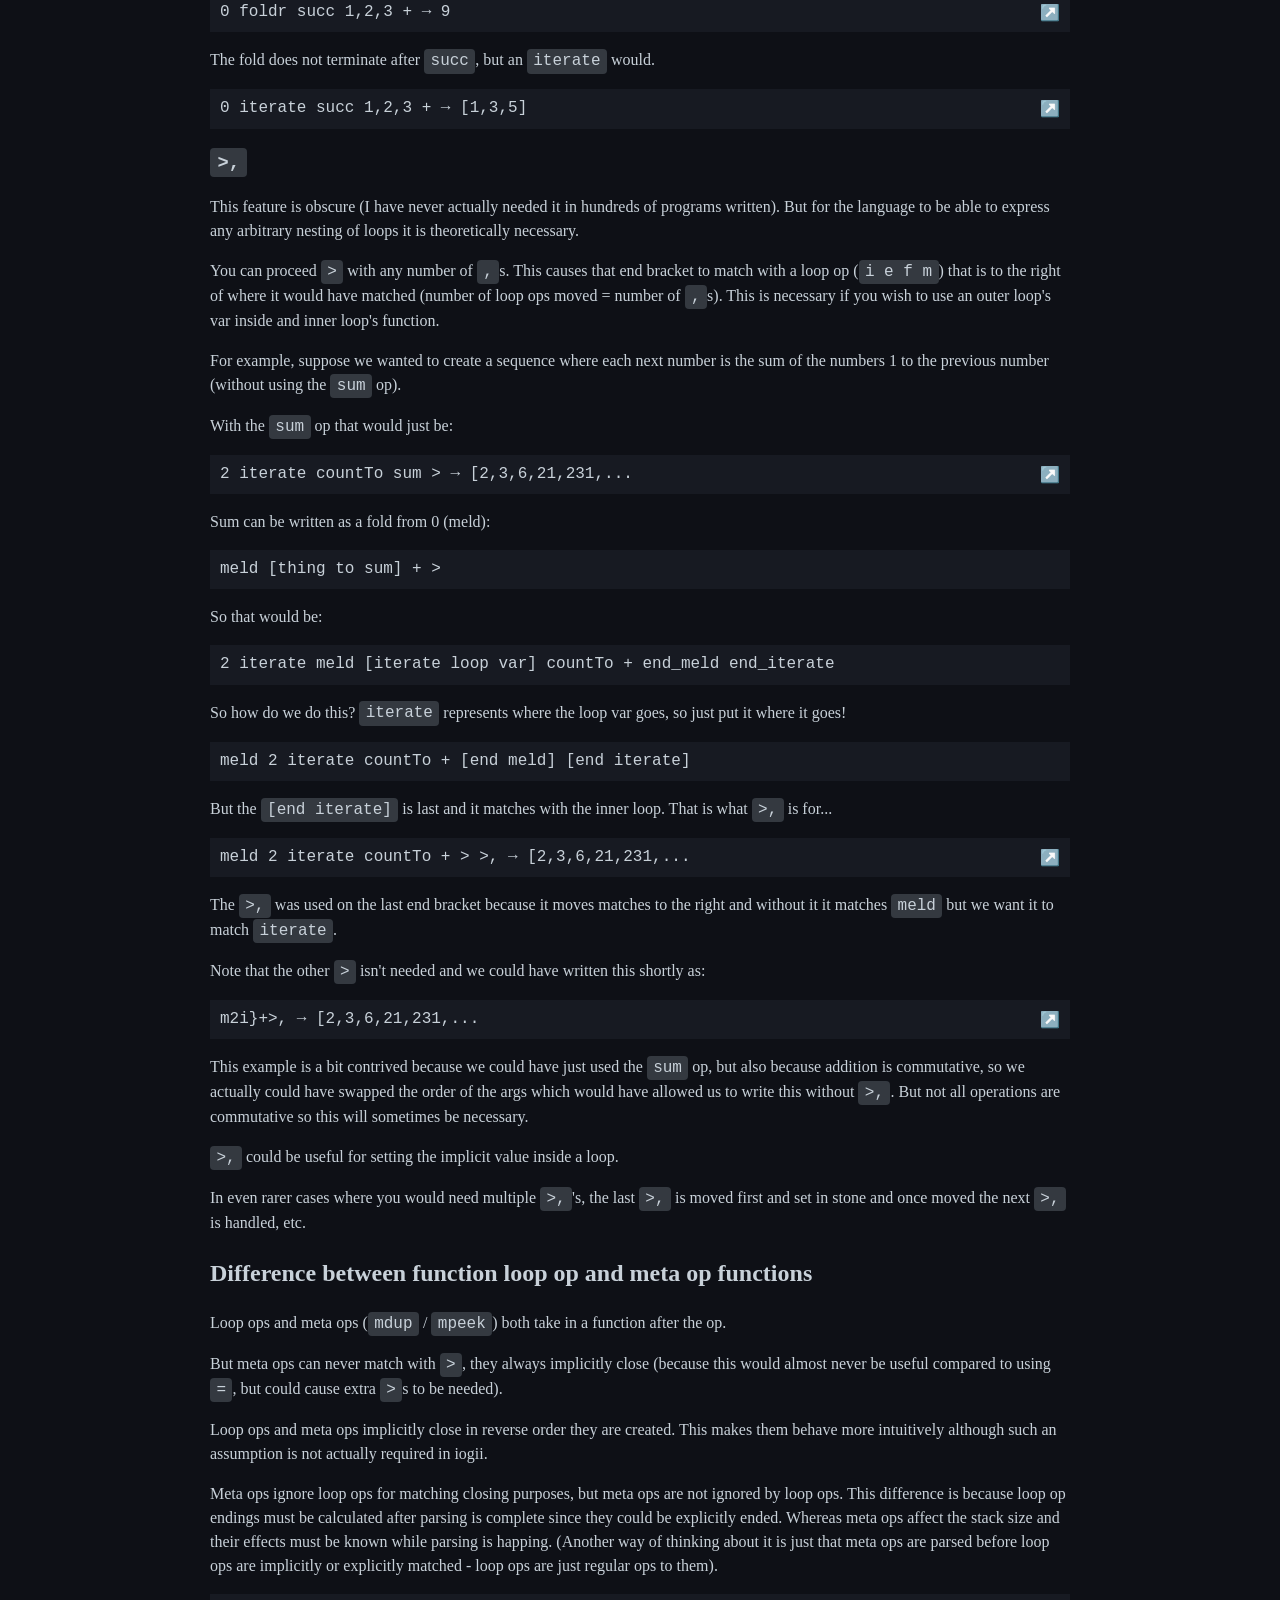
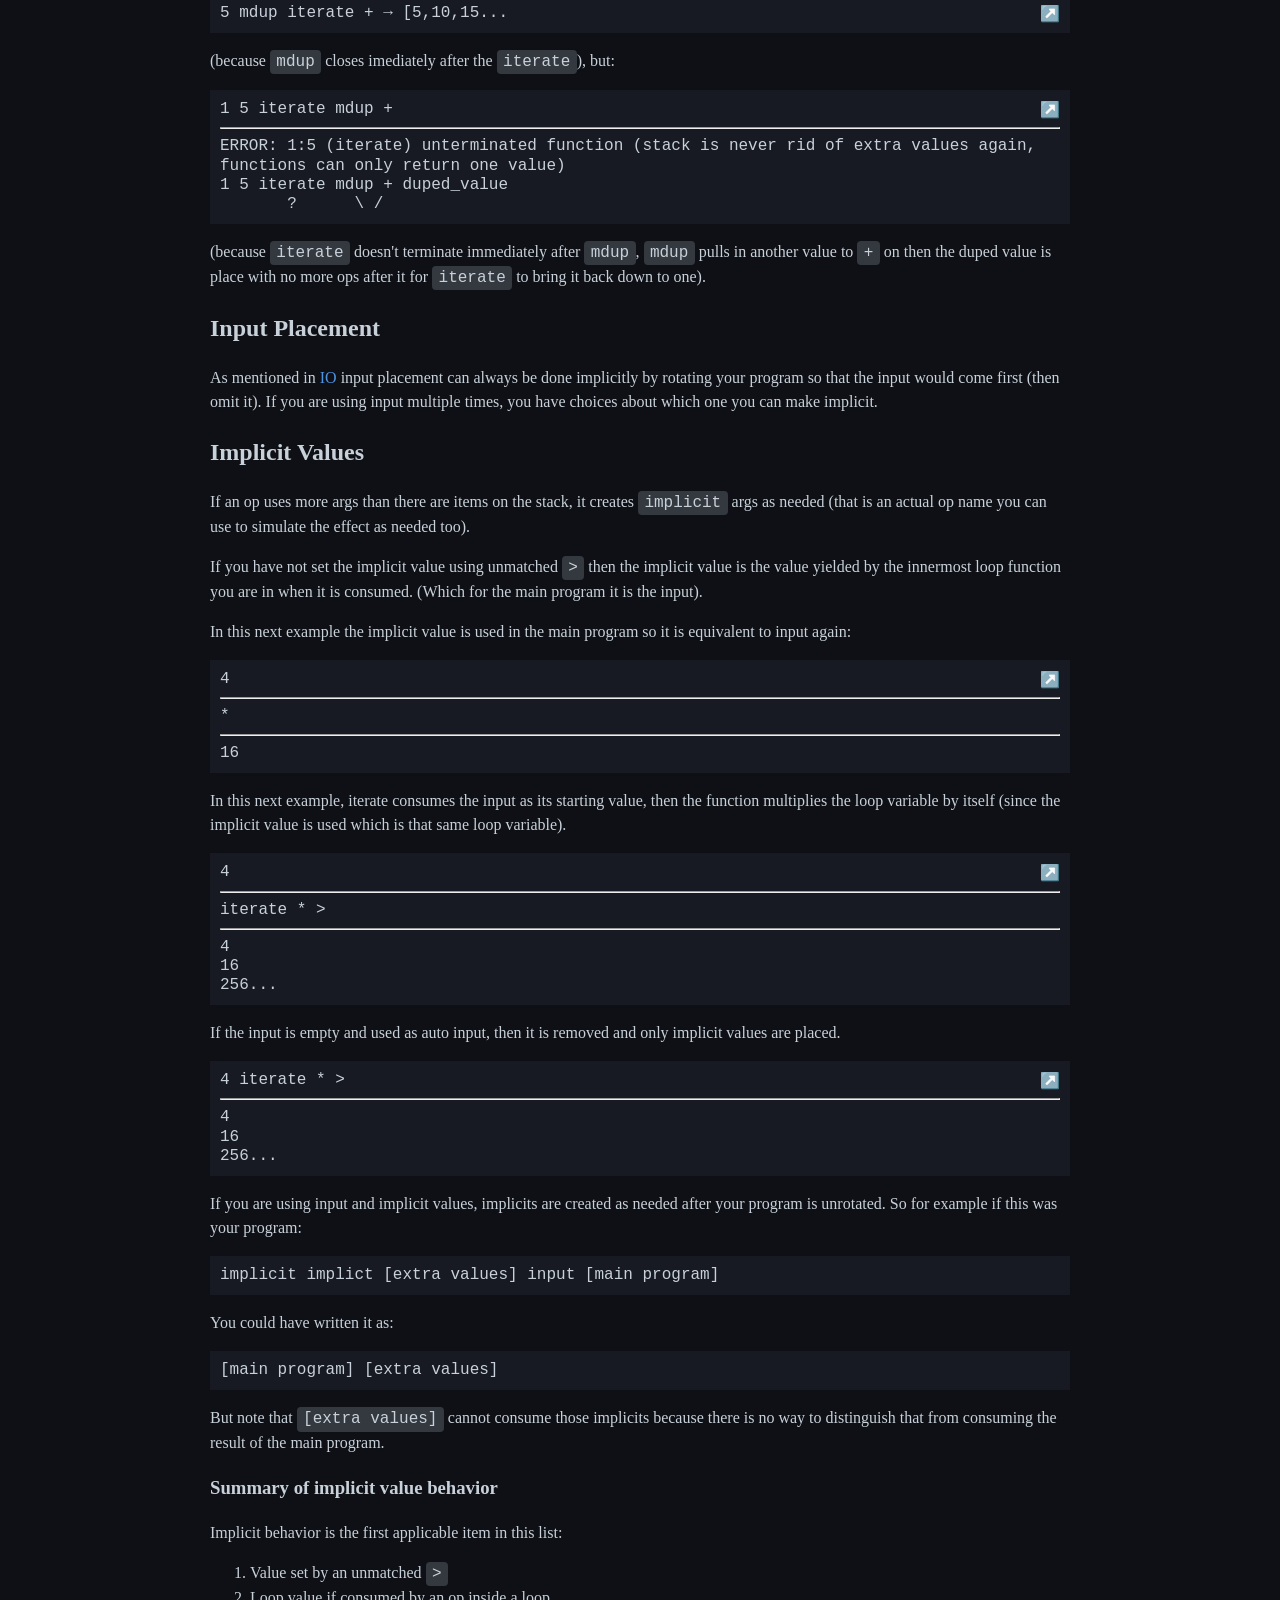
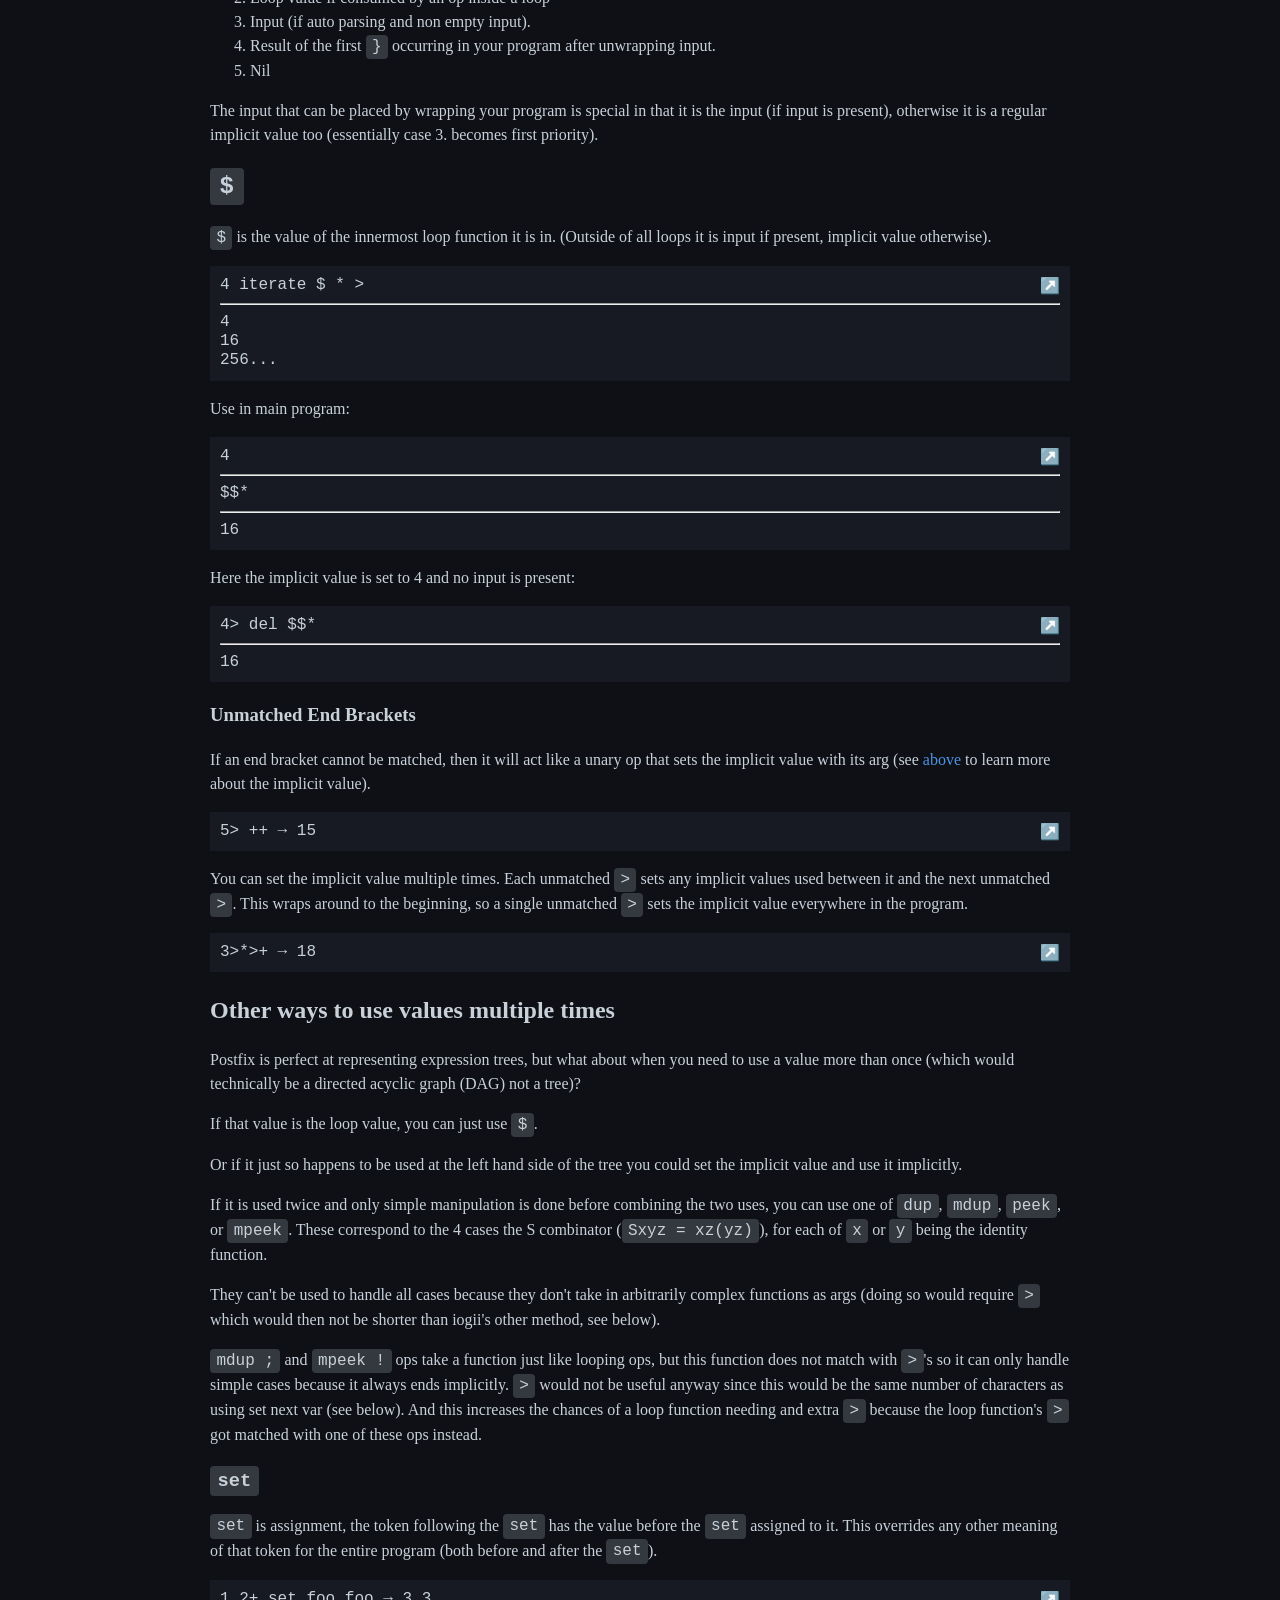
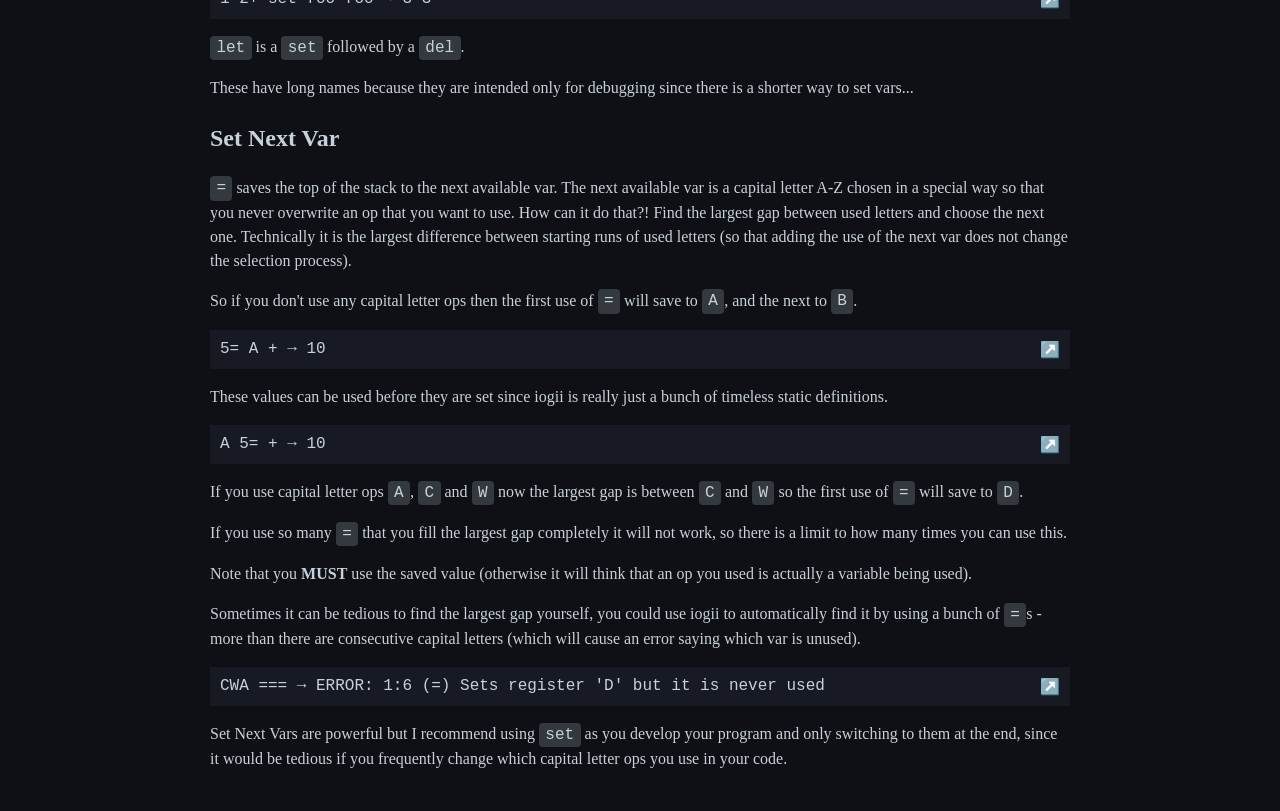
<file: syntax.html>
<!DOCTYPE html>
<html lang="en"><!-- This file is automatically generated from generate_site.rb by reading docs/syntax.md --><head><meta name="viewport" content="width=device-width, initial-scale=1"><meta charset="utf-8"><title>Syntax</title><link rel="stylesheet" href="style.css?v=98f70b5b"><link rel="icon" href="ig.svg?v=0680ddc7" type="image/svg+xml"></head><body>
<div id="content"><p class="noprint"><a href="index.html">iogii</a> ⸱ <a href="docs.html">Docs</a> ⸱ <a href="source.html">Source</a> ⸱ <a href="quickref.html">Quick Ref</a> ⸱ <a href="onlineinterpreter.html">Online Interpreter</a> ⸱ <a href="contact.html">Contact</a><br>
<a href="io.html">IO</a> ⸱ Syntax ⸱ <a href="types.html">Types</a> ⸱ <a href="vectorization.html">Vectorization</a> ⸱ <a href="circularprogramming.html">Circular Programming</a> ⸱ <a href="ops.html">Ops</a> ⸱ <a href="examples.html">Examples</a> ⸱ <a href="why.html">Why</a></p>

<h1 id="syntax">Syntax</h1>

<h2 id="comments">Comments</h2>

<p><code class="inline">#</code> is a comment, but only if followed by a space. My editor makes it easy to comment / uncomment lines of iogii if I just tell it to use ruby syntax for <code class="inline">.iog</code> files.</p>

<h2 id="literals">Literals</h2>

<p>Integers are any continuous sequence of digits. Leading 0's are a separate number.</p>

<div class="code-container"><pre><code>0050 → 0 0 50
</code></pre><a href="onlineinterpreter.html?program=0050&input=&v=1.2.1&pp=true" class="run-code-icon">↗️</a>
</div>

<p>Chars are a <code class="inline">'</code> followed by a single character. <code class="inline">\</code> can escape <code class="inline">\</code>, <code class="inline">n</code> (newline), <code class="inline">0</code> (null character), <code class="inline">x00</code> for any two digit hexadecimal.</p>

<div class="code-container"><pre><code>'\x0a → '\n'
</code></pre><a href="onlineinterpreter.html?program=%27%5Cx0a&input=&v=1.2.1&pp=true" class="run-code-icon">↗️</a>
</div>

<p>Strings are enclosed in <code class="inline">""</code>, the last <code class="inline">"</code> can be omitted if it is the last thing in your program. <code class="inline">\</code> can also be used to escape <code class="inline">"</code>.</p>

<p>Identifiers (<code class="inline">[A-Za-z][A-Za-z0-9]*</code>) will be broken into individual characters and digit runs if there is no op or variable by that name.</p>

<h2 id="codeclassinlinegtcodematching"><code class="inline">&gt;</code> matching</h2>

<p>This section assumes you have already read the intro on <a href="index.html#looping">looping and functions</a>.</p>

<p>End brackets (<code class="inline">&gt;</code>) match with loop ops (<code class="inline">i iterate</code>, <code class="inline">e expand</code>, <code class="inline">f foldr</code>, and <code class="inline">m meld</code>) like parenthesis. Think of <code class="inline">iefm</code> as left brackets that all match with <code class="inline">&gt;</code> as the right bracket.</p>

<p>If end brackets are missing, they are implicitly inserted at the first valid location. <code class="inline">i e f m</code> can use values from left, they are normal syntactic elements.</p>

<p>The value before <code class="inline">&gt;</code> is passed to the matching <code class="inline">i e f m</code> op. The result of the op is returned after the <code class="inline">&gt;</code>.</p>

<p>It is somewhat rare to have a <code class="inline">&gt;</code> that could match with two different loop ops, or a loop op that could match with two different <code class="inline">&gt;</code>. But in such cases it would be good to know how iogii decides what the match is: iogii maximizes function lengths for anything matching with <code class="inline">&gt;</code> (while first prioritizing the maximum number of matches possible).</p>

<p>When developing code with nested loops, I recommend explicitly using <code class="inline">&gt;</code> until you are ready to optimize, then [try to] make them implicit. If matching is confusing you, I recommend purposefully making a function error which causes iogii to error and print how things are matched. The easiest way to do this is first unwrap any input placement then end your program with <code class="inline">;</code> (which doesn't have a function after it so errors).</p>

<div class="code-container"><pre><code>0 foldr 1,2,3 + &gt; succ &gt; ;<hr>ERROR: 1:26 (;) unterminated function (stack is never rid of extra values again, functions can only return one value)
0 foldr 1,2,3 + &gt; succ &gt; ;
    \           ?     /  ?
     \               /
      \             /
       \           /
        \         /
         \       /
          \     /
           \   /
            \ /
</code></pre><a href="onlineinterpreter.html?program=0+foldr+1%2C2%2C3+%2B+%3E+succ+%3E+%3B&input=&v=1.2.1&pp=false" class="run-code-icon">↗️</a>
</div>

<p>This error shows that the second <code class="inline">&gt;</code> matched the <code class="inline">foldr</code> (to maximize function length). And that the first <code class="inline">&gt;</code> is unmatched (which would cause an error anyway since the implicit value is unused). And finally that the <code class="inline">;</code> is unsatisfied as well.</p>

<p>Note that folds would always be invalid if there were only unary ops applied to the arg, so they will not implicitly close until there has been a binary op (or trinary). It is still possible to write completely jibberish folds, but detecting them would require looking at type level information, while bracket matching is done purely before this.</p>

<div class="code-container"><pre><code>0 foldr succ 1,2,3 + → 9
</code></pre><a href="onlineinterpreter.html?program=0+foldr+succ+1%2C2%2C3+%2B&input=&v=1.2.1&pp=true" class="run-code-icon">↗️</a>
</div>

<p>The fold does not terminate after <code class="inline">succ</code>, but an <code class="inline">iterate</code> would.</p>

<div class="code-container"><pre><code>0 iterate succ 1,2,3 + → [1,3,5]
</code></pre><a href="onlineinterpreter.html?program=0+iterate+succ+1%2C2%2C3+%2B&input=&v=1.2.1&pp=true" class="run-code-icon">↗️</a>
</div>

<h3 id="codeclassinlinegtcode"><code class="inline">&gt;,</code></h3>

<p>This feature is obscure (I have never actually needed it in hundreds of programs written). But for the language to be able to express any arbitrary nesting of loops it is theoretically necessary.</p>

<p>You can proceed <code class="inline">&gt;</code> with any number of <code class="inline">,</code>s. This causes that end bracket to match with a loop op (<code class="inline">i e f m</code>) that is to the right of where it would have matched (number of loop ops moved = number of <code class="inline">,</code>s). This is necessary if you wish to use an outer loop's var inside and inner loop's function.</p>

<p>For example, suppose we wanted to create a sequence where each next number is the sum of the numbers 1 to the previous number (without using the <code class="inline">sum</code> op).</p>

<p>With the <code class="inline">sum</code> op that would just be:</p>

<div class="code-container"><pre><code>2 iterate countTo sum &gt; → [2,3,6,21,231,...
</code></pre><a href="onlineinterpreter.html?program=2+iterate+countTo+sum+%3E&input=&v=1.2.1&pp=true" class="run-code-icon">↗️</a>
</div>

<p>Sum can be written as a fold from 0 (meld):</p>

<pre><code>meld [thing to sum] + &gt;
</code></pre>

<p>So that would be:</p>

<pre><code>2 iterate meld [iterate loop var] countTo + end_meld end_iterate
</code></pre>

<p>So how do we do this? <code class="inline">iterate</code> represents where the loop var goes, so just put it where it goes!</p>

<pre><code>meld 2 iterate countTo + [end meld] [end iterate]
</code></pre>

<p>But the <code class="inline">[end iterate]</code> is last and it matches with the inner loop. That is what <code class="inline">&gt;,</code> is for...</p>

<div class="code-container"><pre><code>meld 2 iterate countTo + &gt; &gt;, → [2,3,6,21,231,...
</code></pre><a href="onlineinterpreter.html?program=meld+2+iterate+countTo+%2B+%3E+%3E%2C&input=&v=1.2.1&pp=true" class="run-code-icon">↗️</a>
</div>

<p>The <code class="inline">&gt;,</code> was used on the last end bracket because it moves matches to the right and without it it matches <code class="inline">meld</code> but we want it to match <code class="inline">iterate</code>.</p>

<p>Note that the other <code class="inline">&gt;</code> isn't needed and we could have written this shortly as:</p>

<div class="code-container"><pre><code>m2i}+&gt;, → [2,3,6,21,231,...
</code></pre><a href="onlineinterpreter.html?program=m2i%7D%2B%3E%2C&input=&v=1.2.1&pp=true" class="run-code-icon">↗️</a>
</div>

<p>This example is a bit contrived because we could have just used the <code class="inline">sum</code> op, but also because addition is commutative, so we actually could have swapped the order of the args which would have allowed us to write this without <code class="inline">&gt;,</code>. But not all operations are commutative so this will sometimes be necessary.</p>

<p><code class="inline">&gt;,</code> could be useful for setting the implicit value inside a loop.</p>

<p>In even rarer cases where you would need multiple <code class="inline">&gt;,</code>'s, the last <code class="inline">&gt;,</code> is moved first and set in stone and once moved the next <code class="inline">&gt;,</code> is handled, etc.</p>

<h2 id="differencebetweenfunctionloopopandmetaopfunctions">Difference between function loop op and meta op functions</h2>

<p>Loop ops and meta ops (<code class="inline">mdup</code> / <code class="inline">mpeek</code>) both take in a function after the op.</p>

<p>But meta ops can never match with <code class="inline">&gt;</code>, they always implicitly close (because this would almost never be useful compared to using <code class="inline">=</code>, but could cause extra <code class="inline">&gt;</code>s to be needed).</p>

<p>Loop ops and meta ops implicitly close in reverse order they are created. This makes them behave more intuitively although such an assumption is not actually required in iogii.</p>

<p>Meta ops ignore loop ops for matching closing purposes, but meta ops are not ignored by loop ops. This difference is because loop op endings must be calculated after parsing is complete since they could be explicitly ended. Whereas meta ops affect the stack size and their effects must be known while parsing is happing. (Another way of thinking about it is just that meta ops are parsed before loop ops are implicitly or explicitly matched - loop ops are just regular ops to them).</p>

<div class="code-container"><pre><code>5 mdup iterate + → [5,10,15...
</code></pre><a href="onlineinterpreter.html?program=5+mdup+iterate+%2B&input=&v=1.2.1&pp=true" class="run-code-icon">↗️</a>
</div>

<p>(because <code class="inline">mdup</code> closes imediately after the <code class="inline">iterate</code>), but:</p>

<div class="code-container"><pre><code>1 5 iterate mdup +<hr>ERROR: 1:5 (iterate) unterminated function (stack is never rid of extra values again, functions can only return one value)
1 5 iterate mdup + duped_value
       ?      \ /
</code></pre><a href="onlineinterpreter.html?program=1+5+iterate+mdup+%2B&input=&v=1.2.1&pp=false" class="run-code-icon">↗️</a>
</div>

<p>(because <code class="inline">iterate</code> doesn't terminate immediately after <code class="inline">mdup</code>, <code class="inline">mdup</code> pulls in another value to <code class="inline">+</code> on then the duped value is place with no more ops after it for <code class="inline">iterate</code> to bring it back down to one).</p>

<h2 id="inputplacement">Input Placement</h2>

<p>As mentioned in <a href="io.html#placement">IO</a> input placement can always be done implicitly by rotating your program so that the input would come first (then omit it). If you are using input multiple times, you have choices about which one you can make implicit.</p>

<h2 id="implicitvalues">Implicit Values</h2>

<p>If an op uses more args than there are items on the stack, it creates <code class="inline">implicit</code> args as needed (that is an actual op name you can use to simulate the effect as needed too).</p>

<p>If you have not set the implicit value using unmatched <code class="inline">&gt;</code> then the implicit value is the value yielded by the innermost loop function you are in when it is consumed. (Which for the main program it is the input).</p>

<p>In this next example the implicit value is used in the main program so it is equivalent to input again:</p>

<div class="code-container"><pre><code>4<hr>*<hr>16
</code></pre><a href="onlineinterpreter.html?program=*&input=4&v=1.2.1&pp=false" class="run-code-icon">↗️</a>
</div>

<p>In this next example, iterate consumes the input as its starting value, then the function multiplies the loop variable by itself (since the implicit value is used which is that same loop variable).</p>

<div class="code-container"><pre><code>4<hr>iterate * &gt;<hr>4
16
256...
</code></pre><a href="onlineinterpreter.html?program=iterate+*+%3E&input=4&v=1.2.1&pp=false" class="run-code-icon">↗️</a>
</div>

<p>If the input is empty and used as auto input, then it is removed and only implicit values are placed.</p>

<div class="code-container"><pre><code>4 iterate * &gt;<hr>4
16
256...
</code></pre><a href="onlineinterpreter.html?program=4+iterate+*+%3E&input=&v=1.2.1&pp=false" class="run-code-icon">↗️</a>
</div>

<p>If you are using input and implicit values, implicits are created as needed after your program is unrotated. So for example if this was your program:</p>

<pre><code>implicit implict [extra values] input [main program]
</code></pre>

<p>You could have written it as:</p>

<pre><code>[main program] [extra values]
</code></pre>

<p>But note that <code class="inline">[extra values]</code> cannot consume those implicits because there is no way to distinguish that from consuming the result of the main program.</p>

<h3 id="summaryofimplicitvaluebehavior">Summary of implicit value behavior</h3>

<p>Implicit behavior is the first applicable item in this list:</p>

<ol>
<li>Value set by an unmatched <code class="inline">&gt;</code></li>
<li>Loop value if consumed by an op inside a loop</li>
<li>Input (if auto parsing and non empty input).</li>
<li>Result of the first <code class="inline">}</code> occurring in your program after unwrapping input.</li>
<li>Nil</li>
</ol>

<p>The input that can be placed by wrapping your program is special in that it is the input (if input is present), otherwise it is a regular implicit value too (essentially case 3. becomes first priority).</p>

<h2 id="codeclassinlinecode"><code class="inline">$</code></h2>

<p><code class="inline">$</code> is the value of the innermost loop function it is in. (Outside of all loops it is input if present, implicit value otherwise).</p>

<div class="code-container"><pre><code>4 iterate $ * &gt;<hr>4
16
256...
</code></pre><a href="onlineinterpreter.html?program=4+iterate+%24+*+%3E&input=&v=1.2.1&pp=false" class="run-code-icon">↗️</a>
</div>

<p>Use in main program:</p>

<div class="code-container"><pre><code>4<hr>$$*<hr>16
</code></pre><a href="onlineinterpreter.html?program=%24%24*&input=4&v=1.2.1&pp=false" class="run-code-icon">↗️</a>
</div>

<p>Here the implicit value is set to 4 and no input is present:</p>

<div class="code-container"><pre><code>4&gt; del $$*<hr>16
</code></pre><a href="onlineinterpreter.html?program=4%3E+del+%24%24*&input=&v=1.2.1&pp=false" class="run-code-icon">↗️</a>
</div>

<h3 id="unmatchedendbrackets">Unmatched End Brackets</h3>

<p>If an end bracket cannot be matched, then it will act like a unary op that sets the implicit value with its arg (see <a href="#implicitvalues">above</a> to learn more about the implicit value).</p>

<div class="code-container"><pre><code>5&gt; ++ → 15
</code></pre><a href="onlineinterpreter.html?program=5%3E+%2B%2B&input=&v=1.2.1&pp=true" class="run-code-icon">↗️</a>
</div>

<p>You can set the implicit value multiple times. Each unmatched <code class="inline">&gt;</code> sets any implicit values used between it and the next unmatched <code class="inline">&gt;</code>. This wraps around to the beginning, so a single unmatched <code class="inline">&gt;</code> sets the implicit value everywhere in the program.</p>

<div class="code-container"><pre><code>3&gt;*&gt;+ → 18
</code></pre><a href="onlineinterpreter.html?program=3%3E*%3E%2B&input=&v=1.2.1&pp=true" class="run-code-icon">↗️</a>
</div>

<h2 id="otherwaystousevaluesmultipletimes">Other ways to use values multiple times</h2>

<p>Postfix is perfect at representing expression trees, but what about when you need to use a value more than once (which would technically be a directed acyclic graph (DAG) not a tree)?</p>

<p>If that value is the loop value, you can just use <code class="inline">$</code>.</p>

<p>Or if it just so happens to be used at the left hand side of the tree you could set the implicit value and use it implicitly.</p>

<p>If it is used twice and only simple manipulation is done before combining the two uses, you can use one of <code class="inline">dup</code>, <code class="inline">mdup</code>, <code class="inline">peek</code>, or <code class="inline">mpeek</code>. These correspond to the 4 cases the S combinator (<code class="inline">Sxyz = xz(yz)</code>), for each of <code class="inline">x</code> or <code class="inline">y</code> being the identity function.</p>

<p>They can't be used to handle all cases because they don't take in arbitrarily complex functions as args (doing so would require <code class="inline">&gt;</code> which would then not be shorter than iogii's other method, see below).</p>

<p><code class="inline">mdup ;</code> and <code class="inline">mpeek !</code> ops take a function just like looping ops, but this function does not match with <code class="inline">&gt;</code>'s so it can only handle simple cases because it always ends implicitly. <code class="inline">&gt;</code> would not be useful anyway since this would be the same number of characters as using set next var (see below). And this increases the chances of a loop function needing and extra <code class="inline">&gt;</code> because the loop function's <code class="inline">&gt;</code> got matched with one of these ops instead.</p>

<h3 id="codeclassinlinesetcode"><code class="inline">set</code></h3>

<p><code class="inline">set</code> is assignment, the token following the <code class="inline">set</code> has the value before the <code class="inline">set</code> assigned to it. This overrides any other meaning of that token for the entire program (both before and after the <code class="inline">set</code>).</p>

<div class="code-container"><pre><code>1 2+ set foo foo → 3 3
</code></pre><a href="onlineinterpreter.html?program=1+2%2B+set+foo+foo&input=&v=1.2.1&pp=true" class="run-code-icon">↗️</a>
</div>

<p><code class="inline">let</code> is a <code class="inline">set</code> followed by a <code class="inline">del</code>.</p>

<p>These have long names because they are intended only for debugging since there is a shorter way to set vars...</p>

<h2 id="setnextvar">Set Next Var</h2>

<p><code class="inline">=</code> saves the top of the stack to the next available var. The next available var is a capital letter A-Z chosen in a special way so that you never overwrite an op that you want to use. How can it do that?! Find the largest gap between used letters and choose the next one. Technically it is the largest difference between starting runs of used letters (so that adding the use of the next var does not change the selection process).</p>

<p>So if you don't use any capital letter ops then the first use of <code class="inline">=</code> will save to <code class="inline">A</code>, and the next to <code class="inline">B</code>.</p>

<div class="code-container"><pre><code>5= A + → 10
</code></pre><a href="onlineinterpreter.html?program=5%3D+A+%2B&input=&v=1.2.1&pp=true" class="run-code-icon">↗️</a>
</div>

<p>These values can be used before they are set since iogii is really just a bunch of timeless static definitions.</p>

<div class="code-container"><pre><code>A 5= + → 10
</code></pre><a href="onlineinterpreter.html?program=A+5%3D+%2B&input=&v=1.2.1&pp=true" class="run-code-icon">↗️</a>
</div>

<p>If you use capital letter ops <code class="inline">A</code>, <code class="inline">C</code> and <code class="inline">W</code> now the largest gap is between <code class="inline">C</code> and <code class="inline">W</code> so the first use of <code class="inline">=</code> will save to <code class="inline">D</code>.</p>

<p>If you use so many <code class="inline">=</code> that you fill the largest gap completely it will not work, so there is a limit to how many times you can use this.</p>

<p>Note that you <strong>MUST</strong> use the saved value (otherwise it will think that an op you used is actually a variable being used).</p>

<p>Sometimes it can be tedious to find the largest gap yourself, you could use iogii to automatically find it by using a bunch of <code class="inline">=</code>s - more than there are consecutive capital letters (which will cause an error saying which var is unused).</p>

<div class="code-container"><pre><code>CWA === → ERROR: 1:6 (=) Sets register 'D' but it is never used
</code></pre><a href="onlineinterpreter.html?program=CWA+%3D%3D%3D&input=&v=1.2.1&pp=true" class="run-code-icon">↗️</a>
</div>

<p>Set Next Vars are powerful but I recommend using <code class="inline">set</code> as you develop your program and only switching to them at the end, since it would be tedious if you frequently change which capital letter ops you use in your code.</p>
</div>
</body></html>
</file>
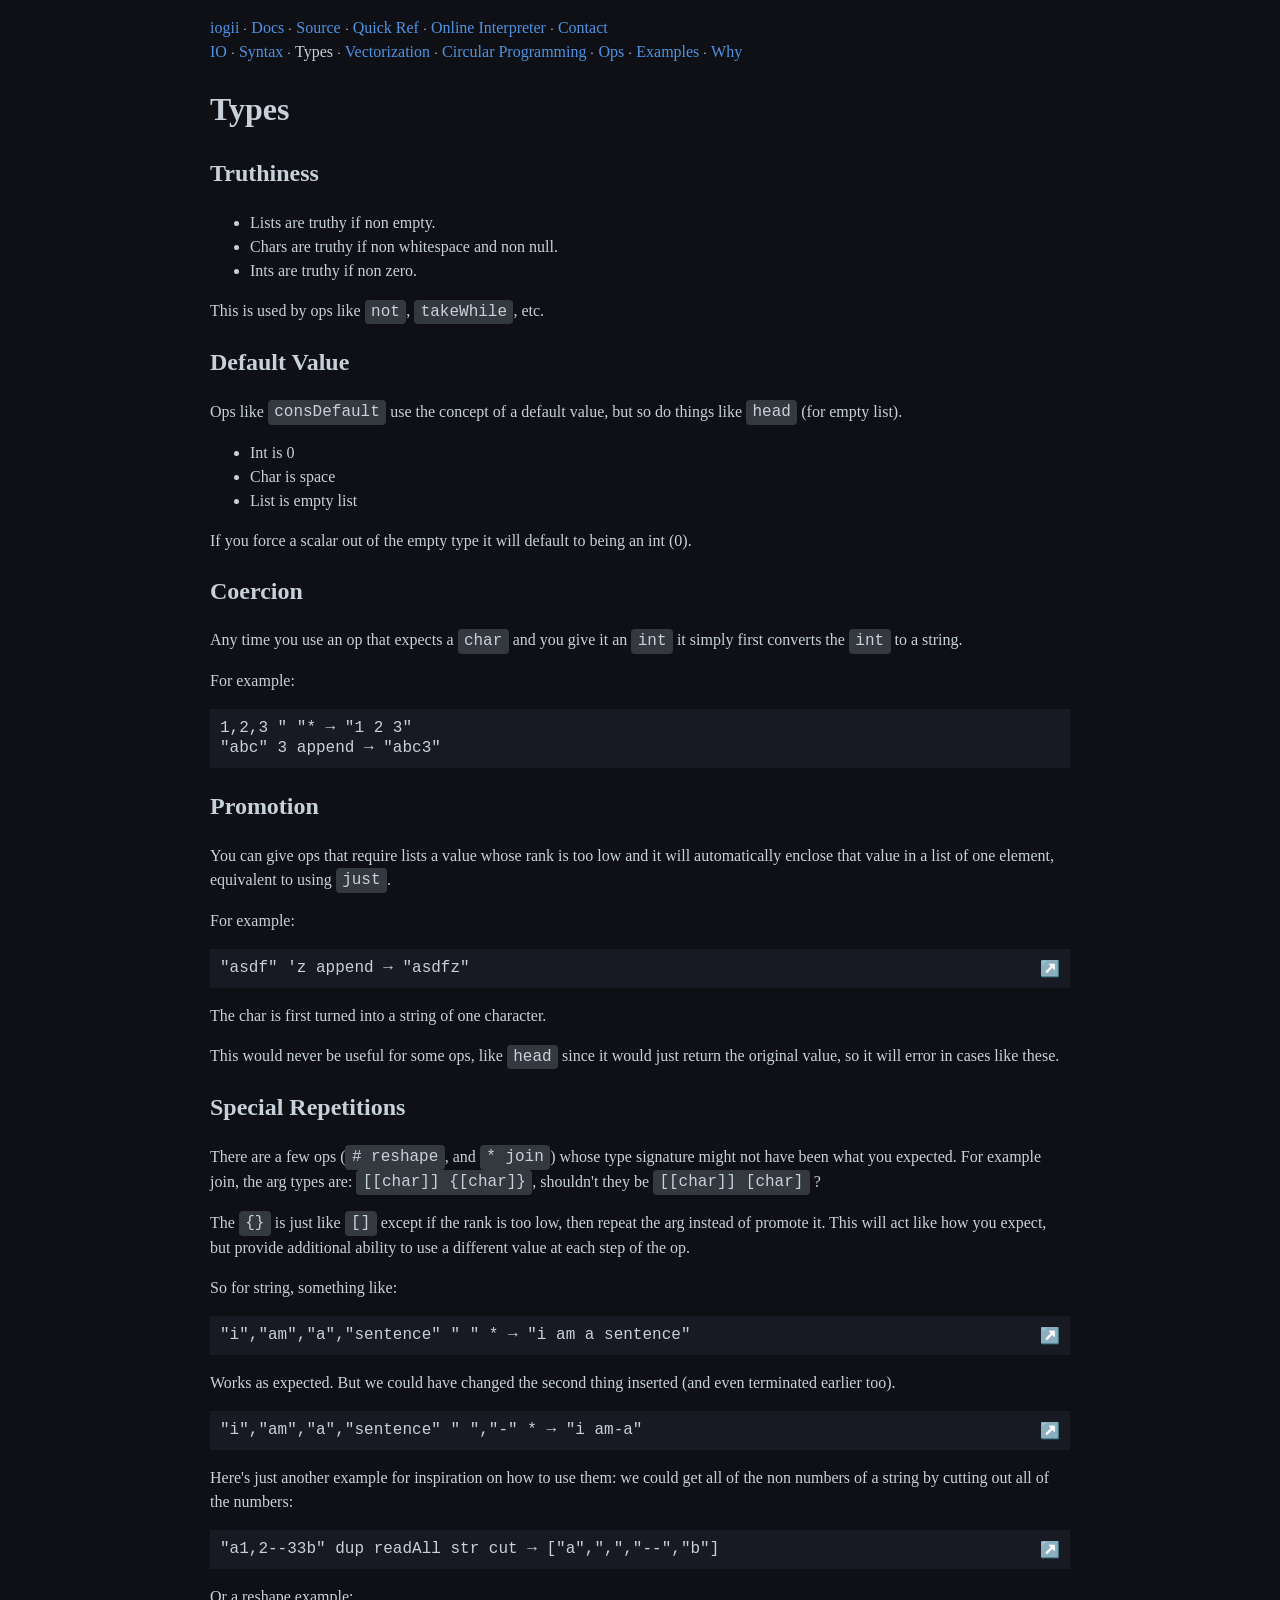
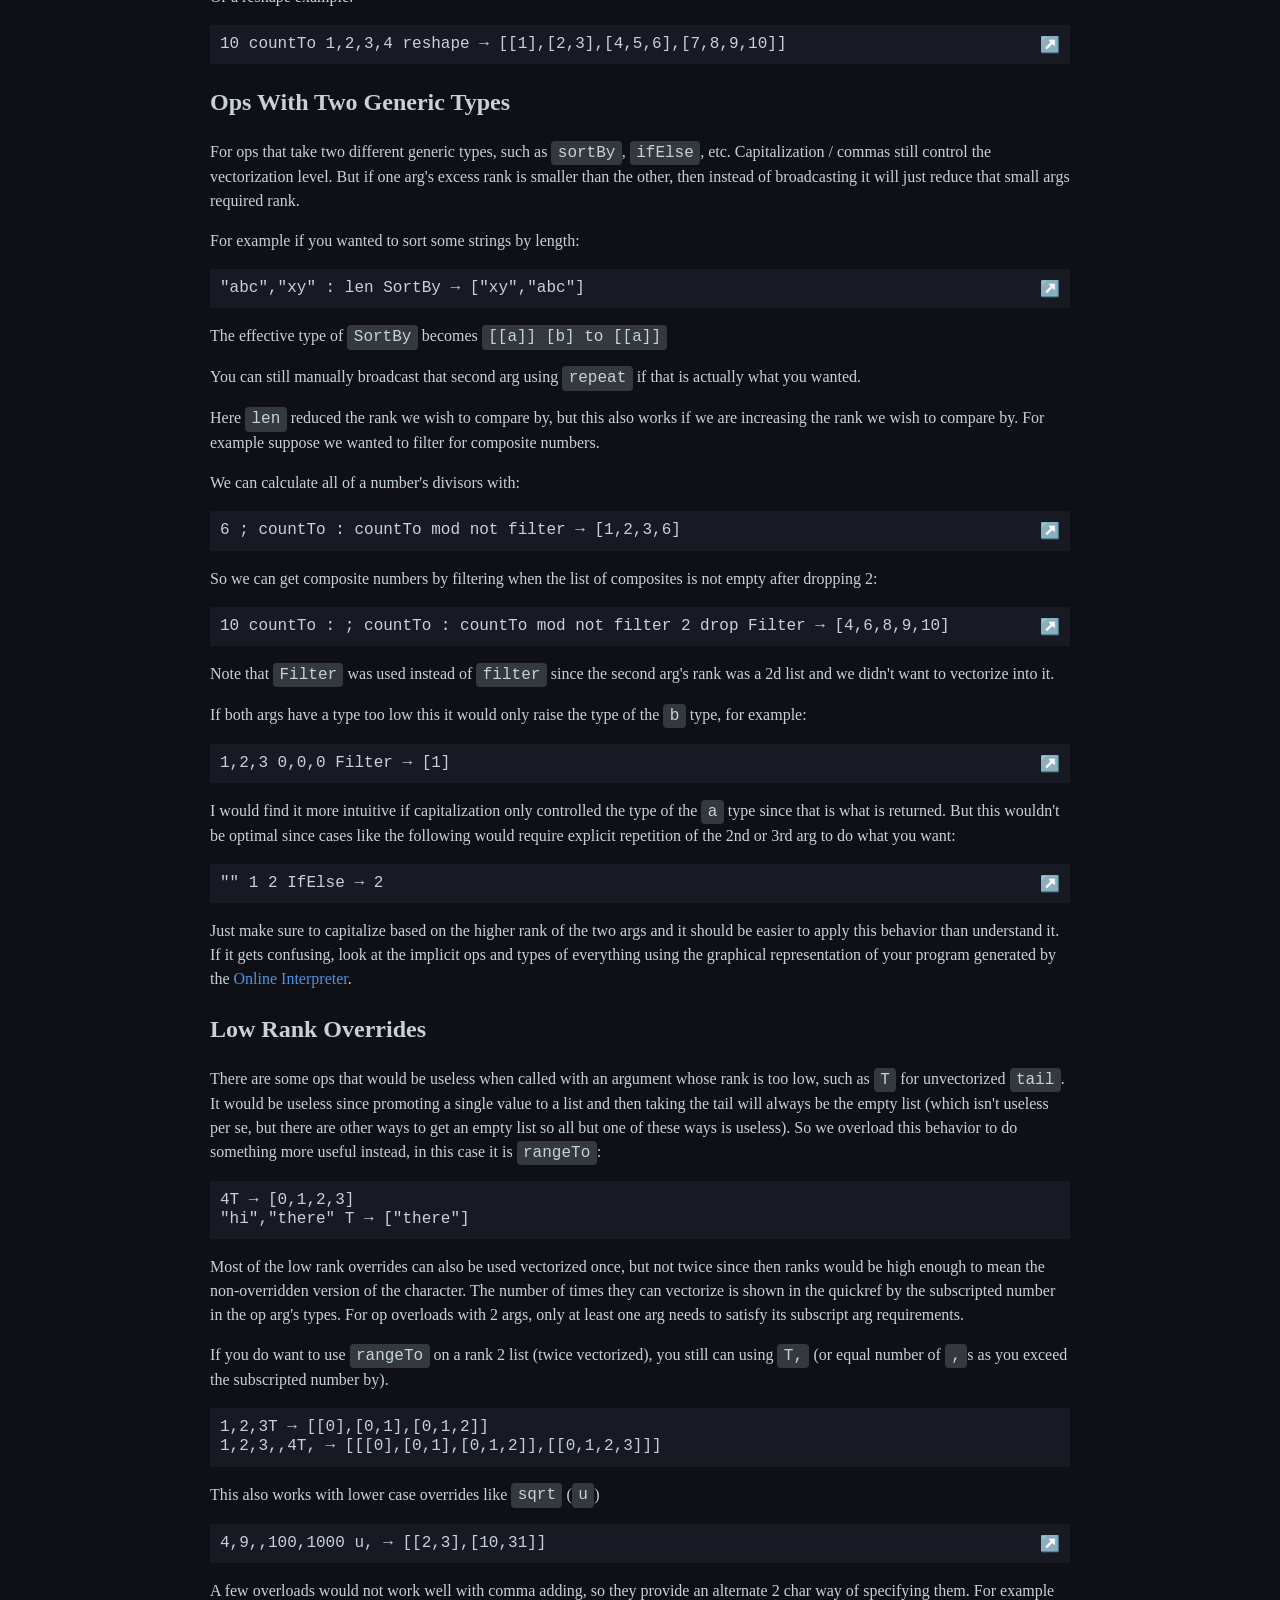
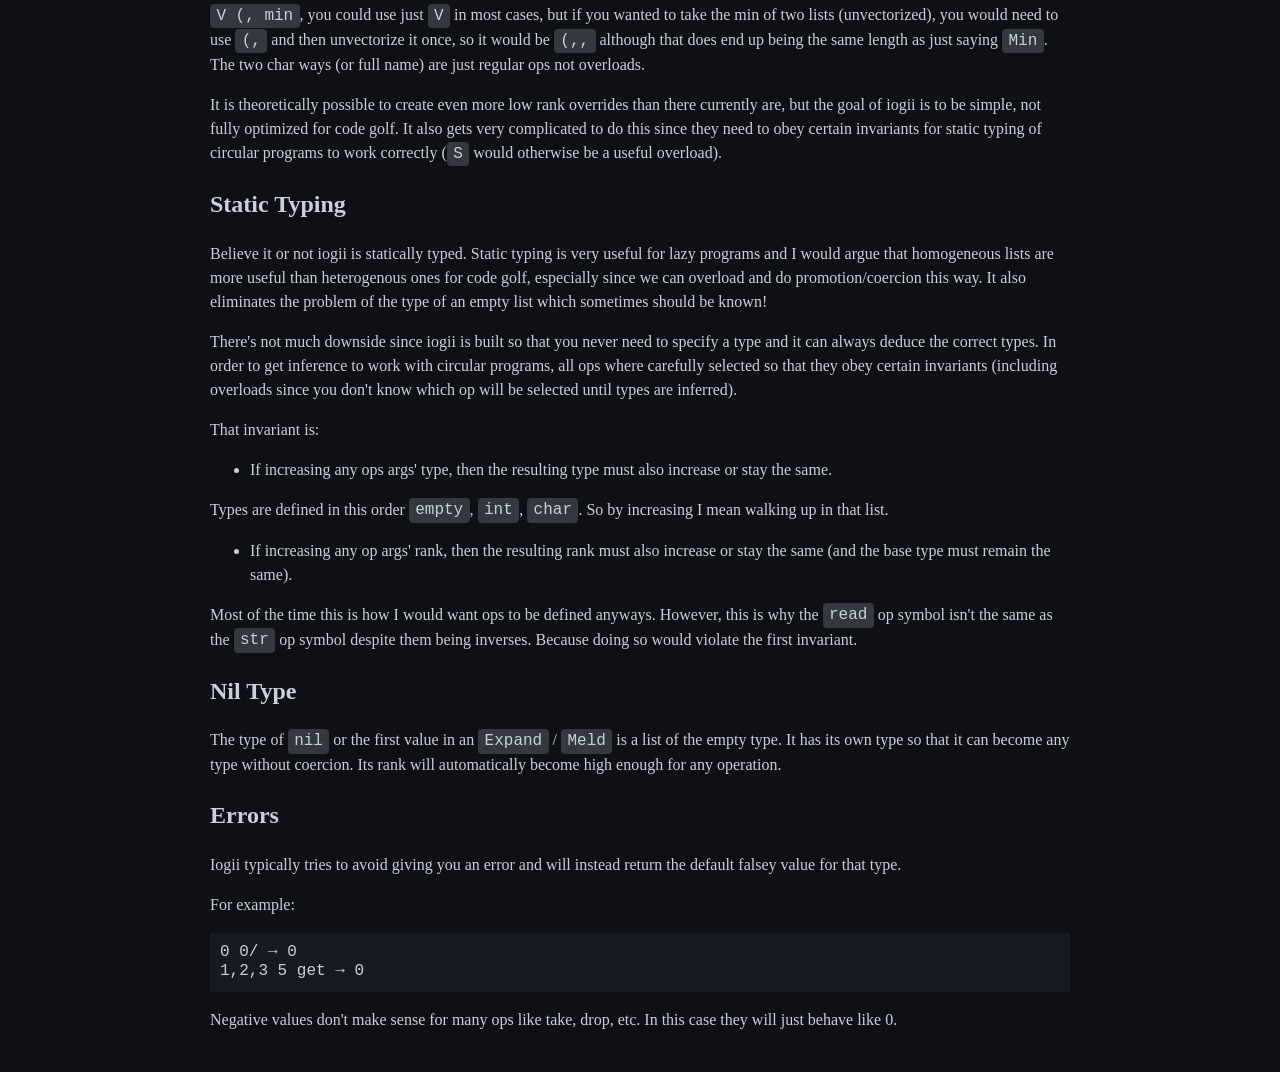
<file: types.html>
<!DOCTYPE html>
<html lang="en"><!-- This file is automatically generated from generate_site.rb by reading docs/types.md --><head><meta name="viewport" content="width=device-width, initial-scale=1"><meta charset="utf-8"><title>Types</title><link rel="stylesheet" href="style.css?v=98f70b5b"><link rel="icon" href="ig.svg?v=0680ddc7" type="image/svg+xml"></head><body>
<div id="content"><p class="noprint"><a href="index.html">iogii</a> ⸱ <a href="docs.html">Docs</a> ⸱ <a href="source.html">Source</a> ⸱ <a href="quickref.html">Quick Ref</a> ⸱ <a href="onlineinterpreter.html">Online Interpreter</a> ⸱ <a href="contact.html">Contact</a><br>
<a href="io.html">IO</a> ⸱ <a href="syntax.html">Syntax</a> ⸱ Types ⸱ <a href="vectorization.html">Vectorization</a> ⸱ <a href="circularprogramming.html">Circular Programming</a> ⸱ <a href="ops.html">Ops</a> ⸱ <a href="examples.html">Examples</a> ⸱ <a href="why.html">Why</a></p>

<h1 id="types">Types</h1>

<h2 id="truthiness">Truthiness</h2>

<ul>
<li>Lists are truthy if non empty.</li>
<li>Chars are truthy if non whitespace and non null.</li>
<li>Ints are truthy if non zero.</li>
</ul>

<p>This is used by ops like <code class="inline">not</code>, <code class="inline">takeWhile</code>, etc.</p>

<h2 id="defaultvalue">Default Value</h2>

<p>Ops like <code class="inline">consDefault</code> use the concept of a default value, but so do things like <code class="inline">head</code> (for empty list).</p>

<ul>
<li>Int is 0</li>
<li>Char is space</li>
<li>List is empty list</li>
</ul>

<p>If you force a scalar out of the empty type it will default to being an int (0).</p>

<h2 id="coercion">Coercion</h2>

<p>Any time you use an op that expects a <code class="inline">char</code> and you give it an <code class="inline">int</code> it simply first converts the <code class="inline">int</code> to a string.</p>

<p>For example:</p>

<pre><code>1,2,3 " "* → "1 2 3"
"abc" 3 append → "abc3"
</code></pre>

<h2 id="promotion">Promotion</h2>

<p>You can give ops that require lists a value whose rank is too low and it will automatically enclose that value in a list of one element, equivalent to using <code class="inline">just</code>.</p>

<p>For example:</p>

<div class="code-container"><pre><code>"asdf" 'z append → "asdfz"
</code></pre><a href="onlineinterpreter.html?program=%22asdf%22+%27z+append&input=&v=1.2.1&pp=true" class="run-code-icon">↗️</a>
</div>

<p>The char is first turned into a string of one character.</p>

<p>This would never be useful for some ops, like <code class="inline">head</code> since it would just return the original value, so it will error in cases like these.</p>

<h2 id="specialrepetitions">Special Repetitions</h2>

<p>There are a few ops (<code class="inline"># reshape</code>, and <code class="inline">* join</code>) whose type signature might not have been what you expected. For example join, the arg types are: <code class="inline">[[char]] {[char]}</code>, shouldn't they be <code class="inline">[[char]] [char]</code> ?</p>

<p>The <code class="inline">{}</code> is just like <code class="inline">[]</code> except if the rank is too low, then repeat the arg instead of promote it. This will act like how you expect, but provide additional ability to use a different value at each step of the op.</p>

<p>So for string, something like:</p>

<div class="code-container"><pre><code>"i","am","a","sentence" " " * → "i am a sentence"
</code></pre><a href="onlineinterpreter.html?program=%22i%22%2C%22am%22%2C%22a%22%2C%22sentence%22+%22+%22+*&input=&v=1.2.1&pp=true" class="run-code-icon">↗️</a>
</div>

<p>Works as expected. But we could have changed the second thing inserted (and even terminated earlier too).</p>

<div class="code-container"><pre><code>"i","am","a","sentence" " ","-" * → "i am-a"
</code></pre><a href="onlineinterpreter.html?program=%22i%22%2C%22am%22%2C%22a%22%2C%22sentence%22+%22+%22%2C%22-%22+*&input=&v=1.2.1&pp=true" class="run-code-icon">↗️</a>
</div>

<p>Here's just another example for inspiration on how to use them: we could get all of the non numbers of a string by cutting out all of the numbers:</p>

<div class="code-container"><pre><code>"a1,2--33b" dup readAll str cut → ["a",",","--","b"]
</code></pre><a href="onlineinterpreter.html?program=%22a1%2C2--33b%22+dup+readAll+str+cut&input=&v=1.2.1&pp=true" class="run-code-icon">↗️</a>
</div>

<p>Or a reshape example:</p>

<div class="code-container"><pre><code>10 countTo 1,2,3,4 reshape → [[1],[2,3],[4,5,6],[7,8,9,10]]
</code></pre><a href="onlineinterpreter.html?program=10+countTo+1%2C2%2C3%2C4+reshape&input=&v=1.2.1&pp=true" class="run-code-icon">↗️</a>
</div>

<h2 id="opswithtwogenerictypes">Ops With Two Generic Types</h2>

<p>For ops that take two different generic types, such as <code class="inline">sortBy</code>, <code class="inline">ifElse</code>, etc. Capitalization / commas still control the vectorization level. But if one arg's excess rank is smaller than the other, then instead of broadcasting it will just reduce that small args required rank.</p>

<p>For example if you wanted to sort some strings by length:</p>

<div class="code-container"><pre><code>"abc","xy" : len SortBy → ["xy","abc"]
</code></pre><a href="onlineinterpreter.html?program=%22abc%22%2C%22xy%22+%3A+len+SortBy&input=&v=1.2.1&pp=true" class="run-code-icon">↗️</a>
</div>

<p>The effective type of <code class="inline">SortBy</code> becomes <code class="inline">[[a]] [b] to [[a]]</code></p>

<p>You can still manually broadcast that second arg using <code class="inline">repeat</code> if that is actually what you wanted.</p>

<p>Here <code class="inline">len</code> reduced the rank we wish to compare by, but this also works if we are increasing the rank we wish to compare by. For example suppose we wanted to filter for composite numbers.</p>

<p>We can calculate all of a number's divisors with:</p>

<div class="code-container"><pre><code>6 ; countTo : countTo mod not filter → [1,2,3,6]
</code></pre><a href="onlineinterpreter.html?program=6+%3B+countTo+%3A+countTo+mod+not+filter&input=&v=1.2.1&pp=true" class="run-code-icon">↗️</a>
</div>

<p>So we can get composite numbers by filtering when the list of composites is not empty after dropping 2:</p>

<div class="code-container"><pre><code>10 countTo : ; countTo : countTo mod not filter 2 drop Filter → [4,6,8,9,10]
</code></pre><a href="onlineinterpreter.html?program=10+countTo+%3A+%3B+countTo+%3A+countTo+mod+not+filter+2+drop+Filter&input=&v=1.2.1&pp=true" class="run-code-icon">↗️</a>
</div>

<p>Note that <code class="inline">Filter</code> was used instead of <code class="inline">filter</code> since the second arg's rank was a 2d list and we didn't want to vectorize into it.</p>

<p>If both args have a type too low this it would only raise the type of the <code class="inline">b</code> type, for example:</p>

<div class="code-container"><pre><code>1,2,3 0,0,0 Filter → [1]
</code></pre><a href="onlineinterpreter.html?program=1%2C2%2C3+0%2C0%2C0+Filter&input=&v=1.2.1&pp=true" class="run-code-icon">↗️</a>
</div>

<p>I would find it more intuitive if capitalization only controlled the type of the <code class="inline">a</code> type since that is what is returned. But this wouldn't be optimal since cases like the following would require explicit repetition of the 2nd or 3rd arg to do what you want:</p>

<div class="code-container"><pre><code>"" 1 2 IfElse → 2
</code></pre><a href="onlineinterpreter.html?program=%22%22+1+2+IfElse&input=&v=1.2.1&pp=true" class="run-code-icon">↗️</a>
</div>

<p>Just make sure to capitalize based on the higher rank of the two args and it should be easier to apply this behavior than understand it. If it gets confusing, look at the implicit ops and types of everything using the graphical representation of your program generated by the <a href="onlineinterpreter.html">Online Interpreter</a>.</p>

<h2 id="lowrankoverrides">Low Rank Overrides</h2>

<p>There are some ops that would be useless when called with an argument whose rank is too low, such as <code class="inline">T</code> for unvectorized <code class="inline">tail</code>. It would be useless since promoting a single value to a list and then taking the tail will always be the empty list (which isn't useless per se, but there are other ways to get an empty list so all but one of these ways is useless). So we overload this behavior to do something more useful instead, in this case it is <code class="inline">rangeTo</code>:</p>

<pre><code>4T → [0,1,2,3]
"hi","there" T → ["there"]
</code></pre>

<p>Most of the low rank overrides can also be used vectorized once, but not twice since then ranks would be high enough to mean the non-overridden version of the character. The number of times they can vectorize is shown in the quickref by the subscripted number in the op arg's types. For op overloads with 2 args, only at least one arg needs to satisfy its subscript arg requirements.</p>

<p>If you do want to use <code class="inline">rangeTo</code> on a rank 2 list (twice vectorized), you still can using <code class="inline">T,</code> (or equal number of <code class="inline">,</code>s as you exceed the subscripted number by).</p>

<pre><code>1,2,3T → [[0],[0,1],[0,1,2]]
1,2,3,,4T, → [[[0],[0,1],[0,1,2]],[[0,1,2,3]]]
</code></pre>

<p>This also works with lower case overrides like <code class="inline">sqrt</code> (<code class="inline">u</code>)</p>

<div class="code-container"><pre><code>4,9,,100,1000 u, → [[2,3],[10,31]]
</code></pre><a href="onlineinterpreter.html?program=4%2C9%2C%2C100%2C1000+u%2C&input=&v=1.2.1&pp=true" class="run-code-icon">↗️</a>
</div>

<p>A few overloads would not work well with comma adding, so they provide an alternate 2 char way of specifying them. For example <code class="inline">V (, min</code>, you could use just <code class="inline">V</code> in most cases, but if you wanted to take the min of two lists (unvectorized), you would need to use <code class="inline">(,</code> and then unvectorize it once, so it would be <code class="inline">(,,</code> although that does end up being the same length as just saying <code class="inline">Min</code>. The two char ways (or full name) are just regular ops not overloads.</p>

<p>It is theoretically possible to create even more low rank overrides than there currently are, but the goal of iogii is to be simple, not fully optimized for code golf. It also gets very complicated to do this since they need to obey certain invariants for static typing of circular programs to work correctly (<code class="inline">S</code> would otherwise be a useful overload).</p>

<h2 id="statictyping">Static Typing</h2>

<p>Believe it or not iogii is statically typed. Static typing is very useful for lazy programs and I would argue that homogeneous lists are more useful than heterogenous ones for code golf, especially since we can overload and do promotion/coercion this way. It also eliminates the problem of the type of an empty list which sometimes should be known!</p>

<p>There's not much downside since iogii is built so that you never need to specify a type and it can always deduce the correct types. In order to get inference to work with circular programs, all ops where carefully selected so that they obey certain invariants (including overloads since you don't know which op will be selected until types are inferred).</p>

<p>That invariant is:</p>

<ul>
<li>If increasing any ops args' type, then the resulting type must also increase or stay the same.</li>
</ul>

<p>Types are defined in this order <code class="inline">empty</code>, <code class="inline">int</code>, <code class="inline">char</code>. So by increasing I mean walking up in that list.</p>

<ul>
<li>If increasing any op args' rank, then the resulting rank must also increase or stay the same (and the base type must remain the same).</li>
</ul>

<p>Most of the time this is how I would want ops to be defined anyways. However, this is why the <code class="inline">read</code> op symbol isn't the same as the <code class="inline">str</code> op symbol despite them being inverses. Because doing so would violate the first invariant.</p>

<h2 id="niltype">Nil Type</h2>

<p>The type of <code class="inline">nil</code> or the first value in an <code class="inline">Expand</code> / <code class="inline">Meld</code> is a list of the empty type. It has its own type so that it can become any type without coercion. Its rank will automatically become high enough for any operation.</p>

<h2 id="errors">Errors</h2>

<p>Iogii typically tries to avoid giving you an error and will instead return the default falsey value for that type.</p>

<p>For example:</p>

<pre><code>0 0/ → 0
1,2,3 5 get → 0
</code></pre>

<p>Negative values don't make sense for many ops like take, drop, etc. In this case they will just behave like 0.</p>
</div>
</body></html>
</file>
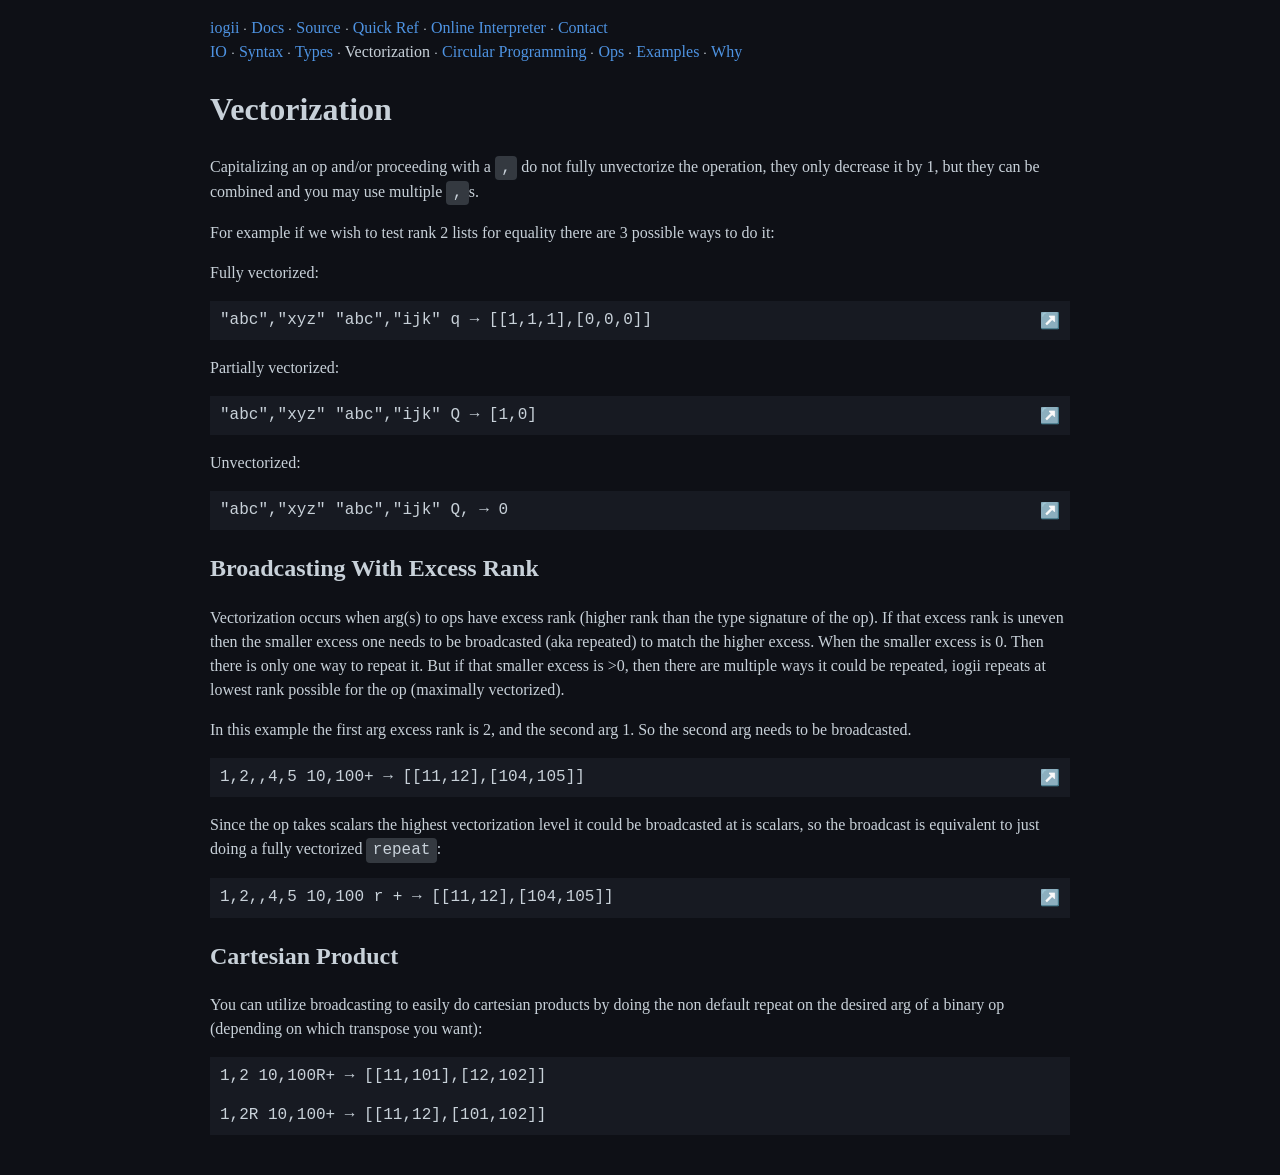
<file: vectorization.html>
<!DOCTYPE html>
<html lang="en"><!-- This file is automatically generated from generate_site.rb by reading docs/vectorization.md --><head><meta name="viewport" content="width=device-width, initial-scale=1"><meta charset="utf-8"><title>Vectorization</title><link rel="stylesheet" href="style.css?v=98f70b5b"><link rel="icon" href="ig.svg?v=0680ddc7" type="image/svg+xml"></head><body>
<div id="content"><p class="noprint"><a href="index.html">iogii</a> ⸱ <a href="docs.html">Docs</a> ⸱ <a href="source.html">Source</a> ⸱ <a href="quickref.html">Quick Ref</a> ⸱ <a href="onlineinterpreter.html">Online Interpreter</a> ⸱ <a href="contact.html">Contact</a><br>
<a href="io.html">IO</a> ⸱ <a href="syntax.html">Syntax</a> ⸱ <a href="types.html">Types</a> ⸱ Vectorization ⸱ <a href="circularprogramming.html">Circular Programming</a> ⸱ <a href="ops.html">Ops</a> ⸱ <a href="examples.html">Examples</a> ⸱ <a href="why.html">Why</a></p>

<h1 id="vectorization">Vectorization</h1>

<p>Capitalizing an op and/or proceeding with a <code class="inline">,</code> do not fully unvectorize the operation, they only decrease it by 1, but they can be combined and you may use multiple <code class="inline">,</code>s.</p>

<p>For example if we wish to test rank 2 lists for equality there are 3 possible ways to do it:</p>

<p>Fully vectorized:</p>

<div class="code-container"><pre><code>"abc","xyz" "abc","ijk" q → [[1,1,1],[0,0,0]]
</code></pre><a href="onlineinterpreter.html?program=%22abc%22%2C%22xyz%22+%22abc%22%2C%22ijk%22+q&input=&v=1.2.1&pp=true" class="run-code-icon">↗️</a>
</div>

<p>Partially vectorized:</p>

<div class="code-container"><pre><code>"abc","xyz" "abc","ijk" Q → [1,0]
</code></pre><a href="onlineinterpreter.html?program=%22abc%22%2C%22xyz%22+%22abc%22%2C%22ijk%22+Q&input=&v=1.2.1&pp=true" class="run-code-icon">↗️</a>
</div>

<p>Unvectorized:</p>

<div class="code-container"><pre><code>"abc","xyz" "abc","ijk" Q, → 0
</code></pre><a href="onlineinterpreter.html?program=%22abc%22%2C%22xyz%22+%22abc%22%2C%22ijk%22+Q%2C&input=&v=1.2.1&pp=true" class="run-code-icon">↗️</a>
</div>

<h2 id="broadcastingwithexcessrank">Broadcasting With Excess Rank</h2>

<p>Vectorization occurs when arg(s) to ops have excess rank (higher rank than the type signature of the op). If that excess rank is uneven then the smaller excess one needs to be broadcasted (aka repeated) to match the higher excess. When the smaller excess is 0. Then there is only one way to repeat it. But if that smaller excess is >0, then there are multiple ways it could be repeated, iogii repeats at lowest rank possible for the op (maximally vectorized).</p>

<p>In this example the first arg excess rank is 2, and the second arg 1. So the second arg needs to be broadcasted.</p>

<div class="code-container"><pre><code>1,2,,4,5 10,100+ → [[11,12],[104,105]]
</code></pre><a href="onlineinterpreter.html?program=1%2C2%2C%2C4%2C5+10%2C100%2B&input=&v=1.2.1&pp=true" class="run-code-icon">↗️</a>
</div>

<p>Since the op takes scalars the highest vectorization level it could be broadcasted at is scalars, so the broadcast is equivalent to just doing a fully vectorized <code class="inline">repeat</code>:</p>

<div class="code-container"><pre><code>1,2,,4,5 10,100 r + → [[11,12],[104,105]]
</code></pre><a href="onlineinterpreter.html?program=1%2C2%2C%2C4%2C5+10%2C100+r+%2B&input=&v=1.2.1&pp=true" class="run-code-icon">↗️</a>
</div>

<h2 id="cartesianproduct">Cartesian Product</h2>

<p>You can utilize broadcasting to easily do cartesian products by doing the non default repeat on the desired arg of a binary op (depending on which transpose you want):</p>

<pre><code>1,2 10,100R+ → [[11,101],[12,102]]

1,2R 10,100+ → [[11,12],[101,102]]
</code></pre>
</div>
</body></html>
</file>
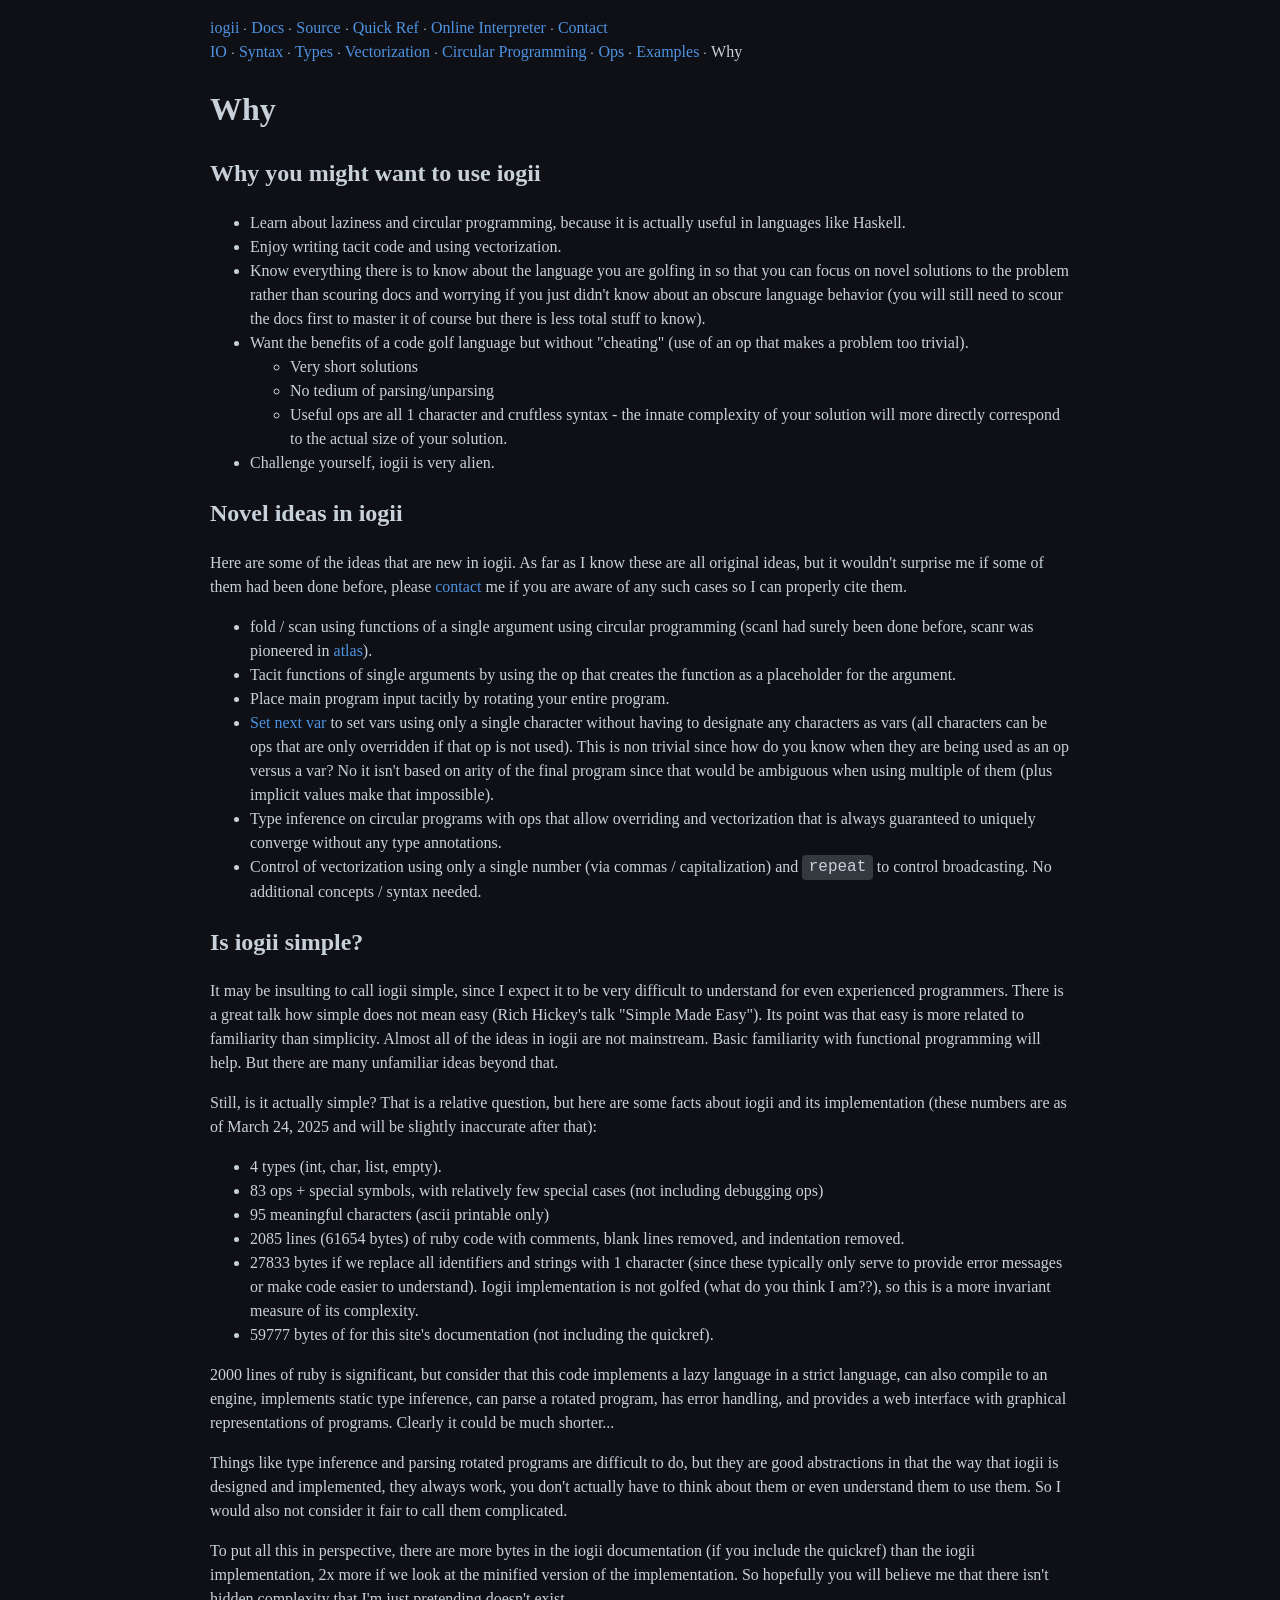
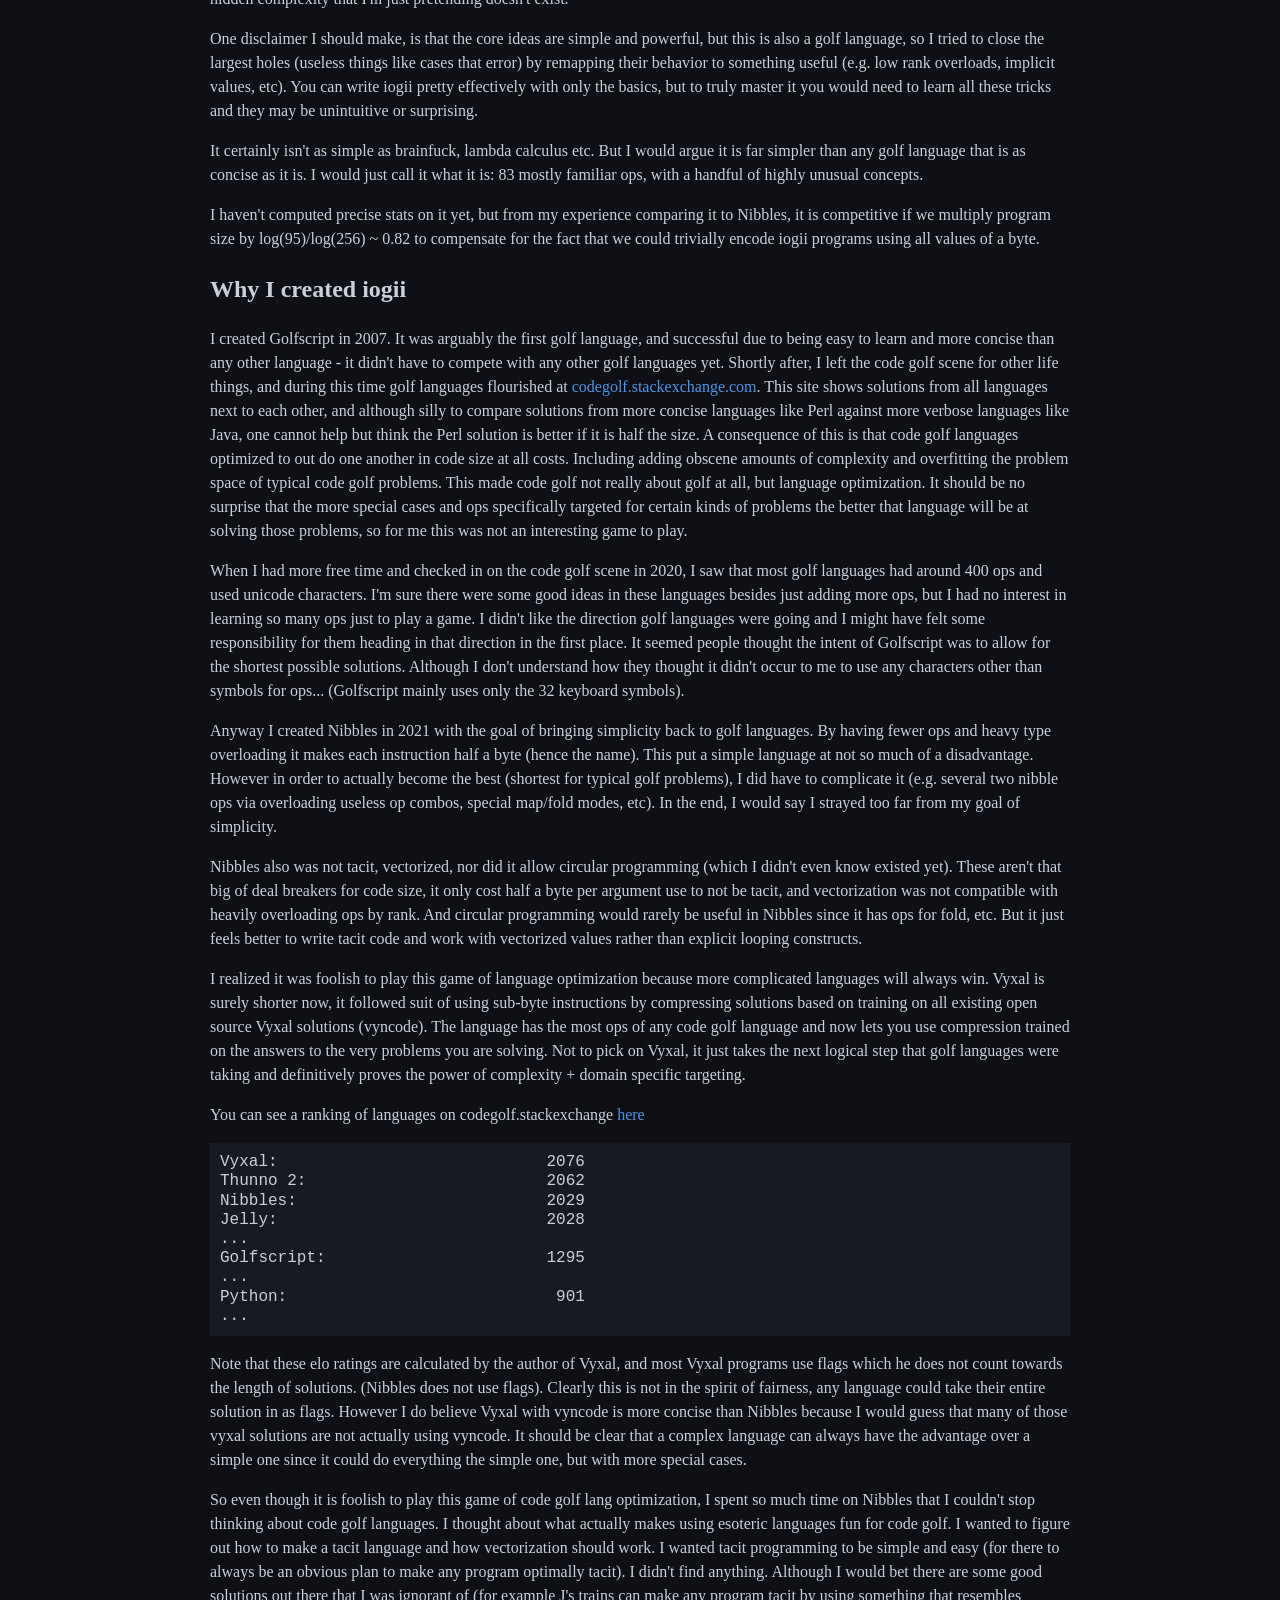
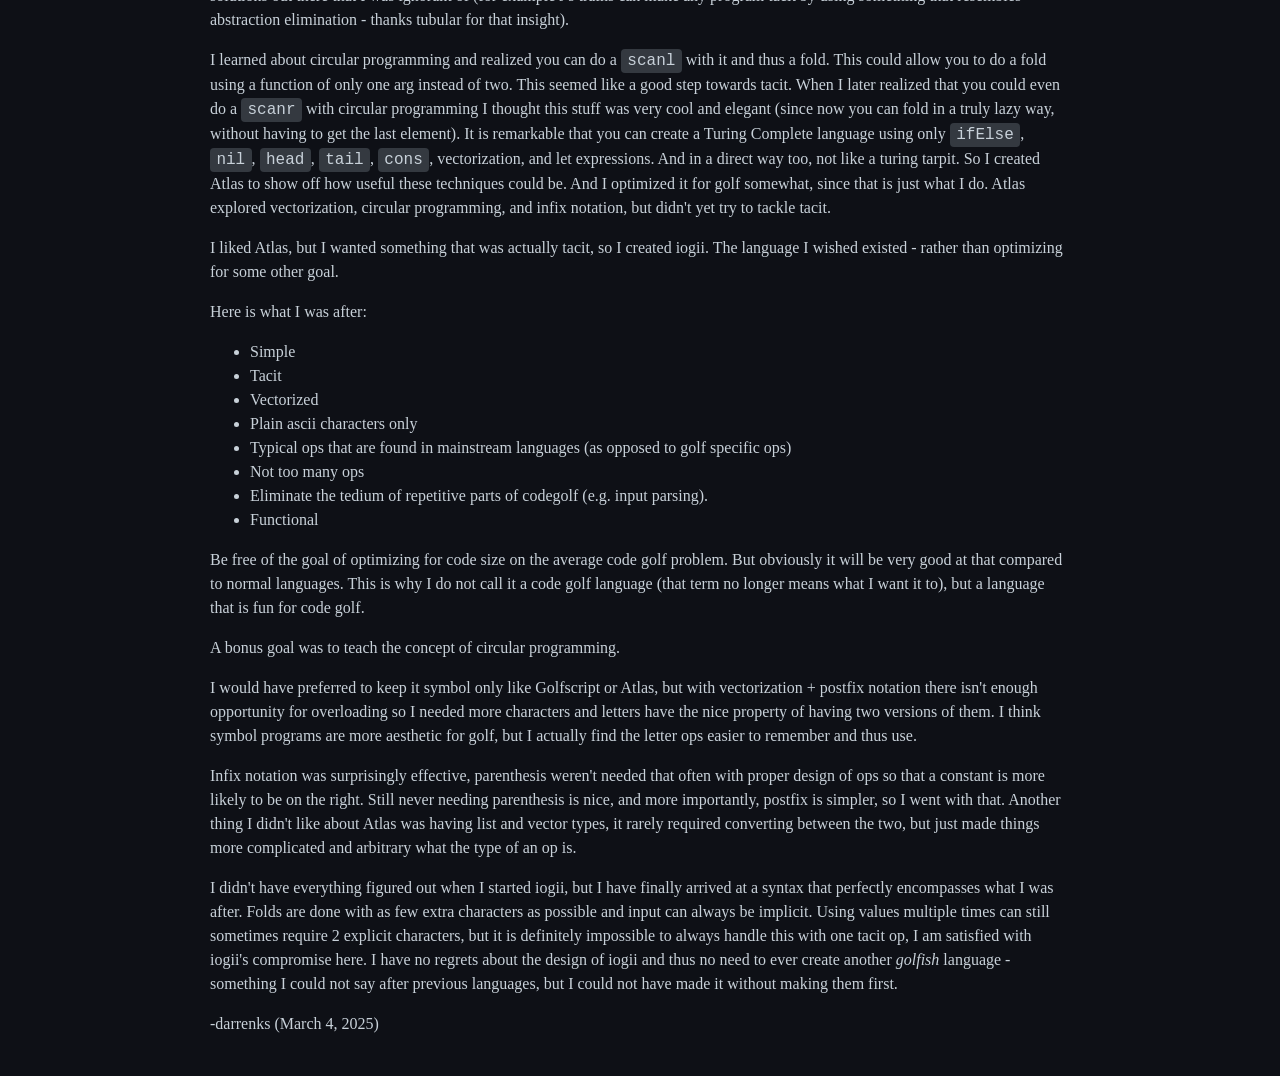
<file: why.html>
<!DOCTYPE html>
<html lang="en"><!-- This file is automatically generated from generate_site.rb by reading docs/why.md --><head><meta name="viewport" content="width=device-width, initial-scale=1"><meta charset="utf-8"><title>Why</title><link rel="stylesheet" href="style.css?v=98f70b5b"><link rel="icon" href="ig.svg?v=0680ddc7" type="image/svg+xml"></head><body>
<div id="content"><p class="noprint"><a href="index.html">iogii</a> ⸱ <a href="docs.html">Docs</a> ⸱ <a href="source.html">Source</a> ⸱ <a href="quickref.html">Quick Ref</a> ⸱ <a href="onlineinterpreter.html">Online Interpreter</a> ⸱ <a href="contact.html">Contact</a><br>
<a href="io.html">IO</a> ⸱ <a href="syntax.html">Syntax</a> ⸱ <a href="types.html">Types</a> ⸱ <a href="vectorization.html">Vectorization</a> ⸱ <a href="circularprogramming.html">Circular Programming</a> ⸱ <a href="ops.html">Ops</a> ⸱ <a href="examples.html">Examples</a> ⸱ Why</p>

<h1 id="why">Why</h1>

<h2 id="whyyoumightwanttouseiogii">Why you might want to use iogii</h2>

<ul>
<li>Learn about laziness and circular programming, because it is actually useful in languages like Haskell.</li>
<li>Enjoy writing tacit code and using vectorization.</li>
<li>Know everything there is to know about the language you are golfing in so that you can focus on novel solutions to the problem rather than scouring docs and worrying if you just didn't know about an obscure language behavior (you will still need to scour the docs first to master it of course but there is less total stuff to know).</li>
<li>Want the benefits of a code golf language but without "cheating" (use of an op that makes a problem too trivial).
<ul>
<li>Very short solutions</li>
<li>No tedium of parsing/unparsing</li>
<li>Useful ops are all 1 character and cruftless syntax - the innate complexity of your solution will more directly correspond to the actual size of your solution.</li>
</ul></li>
<li>Challenge yourself, iogii is very alien.</li>
</ul>

<h2 id="novelideasiniogii">Novel ideas in iogii</h2>

<p>Here are some of the ideas that are new in iogii. As far as I know these are all original ideas, but it wouldn't surprise me if some of them had been done before, please <a href="contact.html">contact</a> me if you are aware of any such cases so I can properly cite them.</p>

<ul>
<li>fold / scan using functions of a single argument using circular programming (scanl had surely been done before, scanr was pioneered in <a href="../atlas">atlas</a>).</li>
<li>Tacit functions of single arguments by using the op that creates the function as a placeholder for the argument.</li>
<li>Place main program input tacitly by rotating your entire program.</li>
<li><a href="syntax.html#setnextvar">Set next var</a> to set vars using only a single character without having to designate any characters as vars (all characters can be ops that are only overridden if that op is not used). This is non trivial since how do you know when they are being used as an op versus a var? No it isn't based on arity of the final program since that would be ambiguous when using multiple of them (plus implicit values make that impossible).</li>
<li>Type inference on circular programs with ops that allow overriding and vectorization that is always guaranteed to uniquely converge without any type annotations.</li>
<li>Control of vectorization using only a single number (via commas / capitalization) and <code class="inline">repeat</code> to control broadcasting. No additional concepts / syntax needed.</li>
</ul>

<h2 id="isiogiisimple">Is iogii simple?</h2>

<p>It may be insulting to call iogii simple, since I expect it to be very difficult to understand for even experienced programmers. There is a great talk how simple does not mean easy (Rich Hickey's talk "Simple Made Easy"). Its point was that easy is more related to familiarity than simplicity. Almost all of the ideas in iogii are not mainstream. Basic familiarity with functional programming will help. But there are many unfamiliar ideas beyond that.</p>

<p>Still, is it actually simple? That is a relative question, but here are some facts about iogii and its implementation (these numbers are as of March 24, 2025 and will be slightly inaccurate after that):</p>

<ul>
<li>4 types (int, char, list, empty).</li>
<li>83 ops + special symbols, with relatively few special cases (not including debugging ops)</li>
<li>95 meaningful characters (ascii printable only)</li>
<li>2085 lines (61654 bytes) of ruby code with comments, blank lines removed, and indentation removed.</li>
<li>27833 bytes if we replace all identifiers and strings with 1 character (since these typically only serve to provide error messages or make code easier to understand). Iogii implementation is not golfed (what do you think I am??), so this is a more invariant measure of its complexity.</li>
<li>59777 bytes of for this site's documentation (not including the quickref).</li>
</ul>

<p>2000 lines of ruby is significant, but consider that this code implements a lazy language in a strict language, can also compile to an engine, implements static type inference, can parse a rotated program, has error handling, and provides a web interface with graphical representations of programs. Clearly it could be much shorter...</p>

<p>Things like type inference and parsing rotated programs are difficult to do, but they are good abstractions in that the way that iogii is designed and implemented, they always work, you don't actually have to think about them or even understand them to use them. So I would also not consider it fair to call them complicated.</p>

<p>To put all this in perspective, there are more bytes in the iogii documentation (if you include the quickref) than the iogii implementation, 2x more if we look at the minified version of the implementation. So hopefully you will believe me that there isn't hidden complexity that I'm just pretending doesn't exist.</p>

<p>One disclaimer I should make, is that the core ideas are simple and powerful, but this is also a golf language, so I tried to close the largest holes (useless things like cases that error) by remapping their behavior to something useful (e.g. low rank overloads, implicit values, etc). You can write iogii pretty effectively with only the basics, but to truly master it you would need to learn all these tricks and they may be unintuitive or surprising.</p>

<p>It certainly isn't as simple as brainfuck, lambda calculus etc. But I would argue it is far simpler than any golf language that is as concise as it is. I would just call it what it is: 83 mostly familiar ops, with a handful of highly unusual concepts.</p>

<p>I haven't computed precise stats on it yet, but from my experience comparing it to Nibbles, it is competitive if we multiply program size by log(95)/log(256) ~ 0.82 to compensate for the fact that we could trivially encode iogii programs using all values of a byte.</p>

<h2 id="whyicreatediogii">Why I created iogii</h2>

<p>I created Golfscript in 2007. It was arguably the first golf language, and successful due to being easy to learn and more concise than any other language - it didn't have to compete with any other golf languages yet. Shortly after, I left the code golf scene for other life things, and during this time golf languages flourished at <a href="https://codegolf.stackexchange.com/">codegolf.stackexchange.com</a>. This site shows solutions from all languages next to each other, and although silly to compare solutions from more concise languages like Perl against more verbose languages like Java, one cannot help but think the Perl solution is better if it is half the size. A consequence of this is that code golf languages optimized to out do one another in code size at all costs. Including adding obscene amounts of complexity and overfitting the problem space of typical code golf problems. This made code golf not really about golf at all, but language optimization. It should be no surprise that the more special cases and ops specifically targeted for certain kinds of problems the better that language will be at solving those problems, so for me this was not an interesting game to play.</p>

<p>When I had more free time and checked in on the code golf scene in 2020, I saw that most golf languages had around 400 ops and used unicode characters. I'm sure there were some good ideas in these languages besides just adding more ops, but I had no interest in learning so many ops just to play a game. I didn't like the direction golf languages were going and I might have felt some responsibility for them heading in that direction in the first place. It seemed people thought the intent of Golfscript was to allow for the shortest possible solutions. Although I don't understand how they thought it didn't occur to me to use any characters other than symbols for ops... (Golfscript mainly uses only the 32 keyboard symbols).</p>

<p>Anyway I created Nibbles in 2021 with the goal of bringing simplicity back to golf languages. By having fewer ops and heavy type overloading it makes each instruction half a byte (hence the name). This put a simple language at not so much of a disadvantage. However in order to actually become the best (shortest for typical golf problems), I did have to complicate it (e.g. several two nibble ops via overloading useless op combos, special map/fold modes, etc). In the end, I would say I strayed too far from my goal of simplicity.</p>

<p>Nibbles also was not tacit, vectorized, nor did it allow circular programming (which I didn't even know existed yet). These aren't that big of deal breakers for code size, it only cost half a byte per argument use to not be tacit, and vectorization was not compatible with heavily overloading ops by rank. And circular programming would  rarely be useful in Nibbles since it has ops for fold, etc. But it just feels better to write tacit code and work with vectorized values rather than explicit looping constructs.</p>

<p>I realized it was foolish to play this game of language optimization because more complicated languages will always win. Vyxal is surely shorter now, it followed suit of using sub-byte instructions by compressing solutions based on training on all existing open source Vyxal solutions (vyncode). The language has the most ops of any code golf language and now lets you use compression trained on the answers to the very problems you are solving. Not to pick on Vyxal, it just takes the next logical step that golf languages were taking and definitively proves the power of complexity + domain specific targeting.</p>

<p>You can see a ranking of languages on codegolf.stackexchange <a href="https://codegolf.meta.stackexchange.com/questions/8798/golfing-class-of-a-language">here</a></p>

<pre><code>Vyxal:                            2076
Thunno 2:                         2062
Nibbles:                          2029
Jelly:                            2028
...
Golfscript:                       1295
...
Python:                            901
...
</code></pre>

<p>Note that these elo ratings are calculated by the author of Vyxal, and most Vyxal programs use flags which he does not count towards the length of solutions. (Nibbles does not use flags). Clearly this is not in the spirit of fairness, any language could take their entire solution in as flags. However I do believe Vyxal with vyncode is more concise than Nibbles because I would guess that many of those vyxal solutions are not actually using vyncode. It should be clear that a complex language can always have the advantage over a simple one since  it could do everything the simple one, but with more special cases.</p>

<p>So even though it is foolish to play this game of code golf lang optimization, I spent so much time on Nibbles that I couldn't stop thinking about code golf languages. I thought about what actually makes using esoteric languages fun for code golf. I wanted to figure out how to make a tacit language and how vectorization should work. I wanted tacit programming to be simple and easy (for there to always be an obvious plan to make any program optimally tacit). I didn't find anything. Although I would bet there are some good solutions out there that I was ignorant of (for example J's trains can make any program tacit by using something that resembles abstraction elimination - thanks tubular for that insight).</p>

<p>I learned about circular programming and realized you can do a <code class="inline">scanl</code> with it and thus a fold. This could allow you to do a fold using a function of only one arg instead of two. This seemed like a good step towards tacit. When I later realized that you could even do a <code class="inline">scanr</code> with circular programming I thought this stuff was very cool and elegant (since now you can fold in a truly lazy way, without having to get the last element). It is remarkable that you can create a Turing Complete language using only <code class="inline">ifElse</code>, <code class="inline">nil</code>, <code class="inline">head</code>, <code class="inline">tail</code>, <code class="inline">cons</code>, vectorization, and let expressions. And in a direct way too, not like a turing tarpit. So I created Atlas to show off how useful these techniques could be. And I optimized it for golf somewhat, since that is just what I do. Atlas explored vectorization, circular programming, and infix notation, but didn't yet try to tackle tacit.</p>

<p>I liked Atlas, but I wanted something that was actually tacit, so I created iogii. The language I wished existed - rather than optimizing for some other goal.</p>

<p>Here is what I was after:</p>

<ul>
<li>Simple</li>
<li>Tacit</li>
<li>Vectorized</li>
<li>Plain ascii characters only</li>
<li>Typical ops that are found in mainstream languages (as opposed to golf specific ops)</li>
<li>Not too many ops</li>
<li>Eliminate the tedium of repetitive parts of codegolf (e.g. input parsing).</li>
<li>Functional</li>
</ul>

<p>Be free of the goal of optimizing for code size on the average code golf problem. But obviously it will be very good at that compared to normal languages. This is why I do not call it a code golf language (that term no longer means what I want it to), but a language that is fun for code golf.</p>

<p>A bonus goal was to teach the concept of circular programming.</p>

<p>I would have preferred to keep it symbol only like Golfscript or Atlas, but with vectorization + postfix notation there isn't enough opportunity for overloading so I needed more characters and letters have the nice property of having two versions of them. I think symbol programs are more aesthetic for golf, but I actually find the letter ops easier to remember and thus use.</p>

<p>Infix notation was surprisingly effective, parenthesis weren't needed that often with proper design of ops so that a constant is more likely to be on the right. Still never needing parenthesis is nice, and more importantly, postfix is simpler, so I went with that. Another thing I didn't like about Atlas was having list and vector types, it rarely required converting between the two, but just made things more complicated and arbitrary what the type of an op is.</p>

<p>I didn't have everything figured out when I started iogii, but I have finally arrived at a syntax that perfectly encompasses what I was after. Folds are done with as few extra characters as possible and input can always be implicit. Using values multiple times can still sometimes require 2 explicit characters, but it is definitely impossible to always handle this with one tacit op, I am satisfied with iogii's compromise here. I have no regrets about the design of iogii and thus no need to ever create another <em>golfish</em> language - something I could not say after previous languages, but I could not have made it without making them first.</p>

<p>-darrenks (March 4, 2025)</p>
</div>
</body></html>
</file>
<file: style.css>
body {
	max-width: 900px;
	margin: 0 auto;
	margin-bottom: 40px;
   color: #C8D1D9;
	background-color: #0E1016;
   line-height: 1.5;
	font-family: Verdana;
}

a {
   color: #4E93E2;
	text-decoration: none;
}

@media print {
   .noprint {
      display:none;
   }
   body {
      color: black;
      background-color: white;
      line-height: 1.25;
      font-size: 12px;
   }
   a {
      color: black;
   }
}

#content {
   padding-left: 20px;
   padding-right: 20px;
}

a:hover {
   text-decoration: underline;
}

/*inline code */
code {
	font-family: SFMono-Regular,Consolas,"Liberation Mono",Menlo,monospace;
}

.inline {
   margin: 0;
	border:none;
   padding: 0.2em 0.4em;
   background-color: #343940;
   border-radius: 4px;
}

/* program blocks */
pre code {
	display: block;
	background-color: #171A22;
	padding: 10px;
   line-height: 1.2;
	white-space: pre-wrap;
}

.code-container {
  position: relative;
   line-height: 1.2;
}

.run-code-icon {
  position: absolute;
  top: 10px;
  right: 10px;  /* Adjust position as needed */
  text-decoration: none;  /* Remove underline */
}

.run-code-icon:hover {
  text-decoration: none;  /* Remove underline */
}

table.quickref {
   border-collapse: collapse;
   font-size: 12px;
}

table.quickref td {
   border-style: solid;
   border-width: 1px;
   padding: 0.1px 8px;
}

.center {
   text-align: center;
}

.left {
	float: left;
}
.right {
	float: right;
}

textarea {
   color: #C8D1D9;
	background-color: #171A22;
}

textarea:focus {
   outline: none;
}

textarea[readonly] {
   border: none;
}

.remove-btn {
   position: absolute;
   top: 6px;
   right: 6px;
   background: none;
   border: none;
   font-size: 16px;
   cursor: pointer;
   color: #888;
   line-height: 1;
}

.textarea-row {
   position: relative;
   margin-bottom: 6px;
}

textarea {
   width: 100%;
   min-height: 40px;
   padding: 10px 28px 10px 10px; /* space for the X button */
   resize: vertical;
   box-sizing: border-box;
}

.hl-comment    { color: #969bff; } /* Blue */
.hl-string   { color: #38ad3e; } /* Dark Green */
.hl-char     { color: #90ee90; } /* Light Green */
.hl-comma    { color: #888888; } /* Grey */
.hl-number   { color: #ff9800; } /* Orange */
.hl-variable { color: #ff007f; } /* Bright Pink */
.hl-loop       { color: #4fc3f7; } /* Light Blue */
.hl-debug    { color: #d3d3d3; font-style: italic; } /* Light Grey italic */
.hl-operator    { color: #d3d3d3; } /* Light Grey */
.hl-other    { color: #d3d3d3; } /* Light Grey */

#op-modal {
   display: none;
   position: fixed;
   top: 0; left: 0; width: 100%; height: 100%;
   background: rgba(0, 0, 0, 0.65);
   z-index: 10000;
   justify-content: center;
   align-items: flex-start;
   padding-top: 100px;
   box-sizing: border-box;
}
#op-search-box {
   background: #171A22;
   border: 1px solid #333948;
   border-radius: 8px;
   width: 420px;
   max-width: 90%;
   padding: 16px;
   box-shadow: 0 8px 24px rgba(0,0,0,0.6);
   color: #fff;
   font-family: monospace, sans-serif;
}
#op-search-input {
   width: 100%;
   padding: 10px 12px;
   box-sizing: border-box;
   background: #0d0f14;
   border: 1px solid #2d3342;
   color: #fff;
   font-size: 15px;
   border-radius: 5px;
   outline: none;
}
#op-search-input:focus {
   border-color: #007acc;
}
#op-results {
   margin-top: 12px;
   max-height: 280px;
   overflow-y: auto;
}
.op-result-item {
   display: flex;
   align-items: center;
   padding: 8px 10px;
   cursor: pointer;
   border-bottom: 1px solid #212633;
   border-radius: 4px;
   transition: background 0.15s ease;
}
.op-result-item:hover {
   background: #242a38;
}
.op-num {
   background: #007acc;
   color: #fff;
   font-weight: bold;
   padding: 2px 7px;
   border-radius: 3px;
   margin-right: 12px;
   font-size: 12px;
   min-width: 14px;
   text-align: center;
}
.op-sym {
   font-family: monospace;
   font-weight: bold;
   background: #2b3242;
   padding: 2px 8px;
   border-radius: 4px;
   margin-right: 12px;
   color: #e6c07b;
   min-width: 20px;
   text-align: center;
}
.op-name {
   color: #ccc;
   font-size: 13px;
   word-break: break-word;
}
</file>
